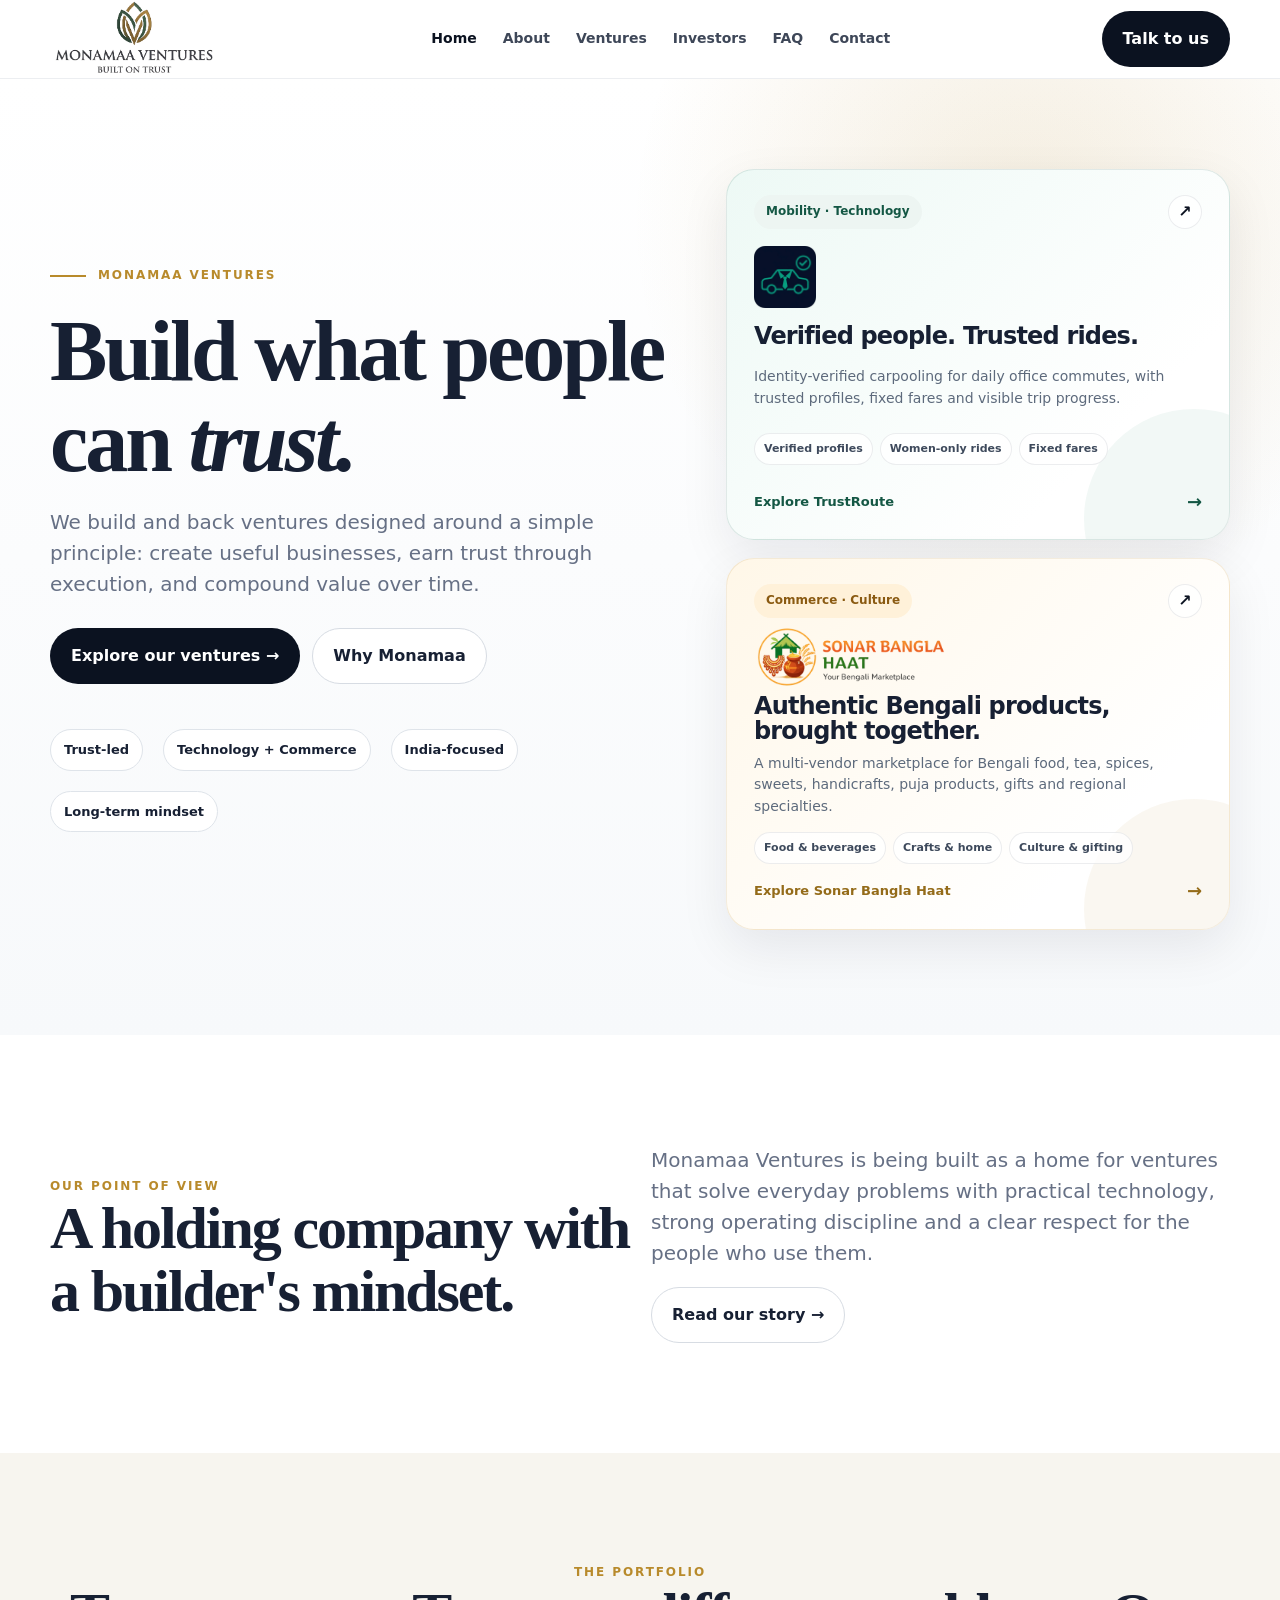
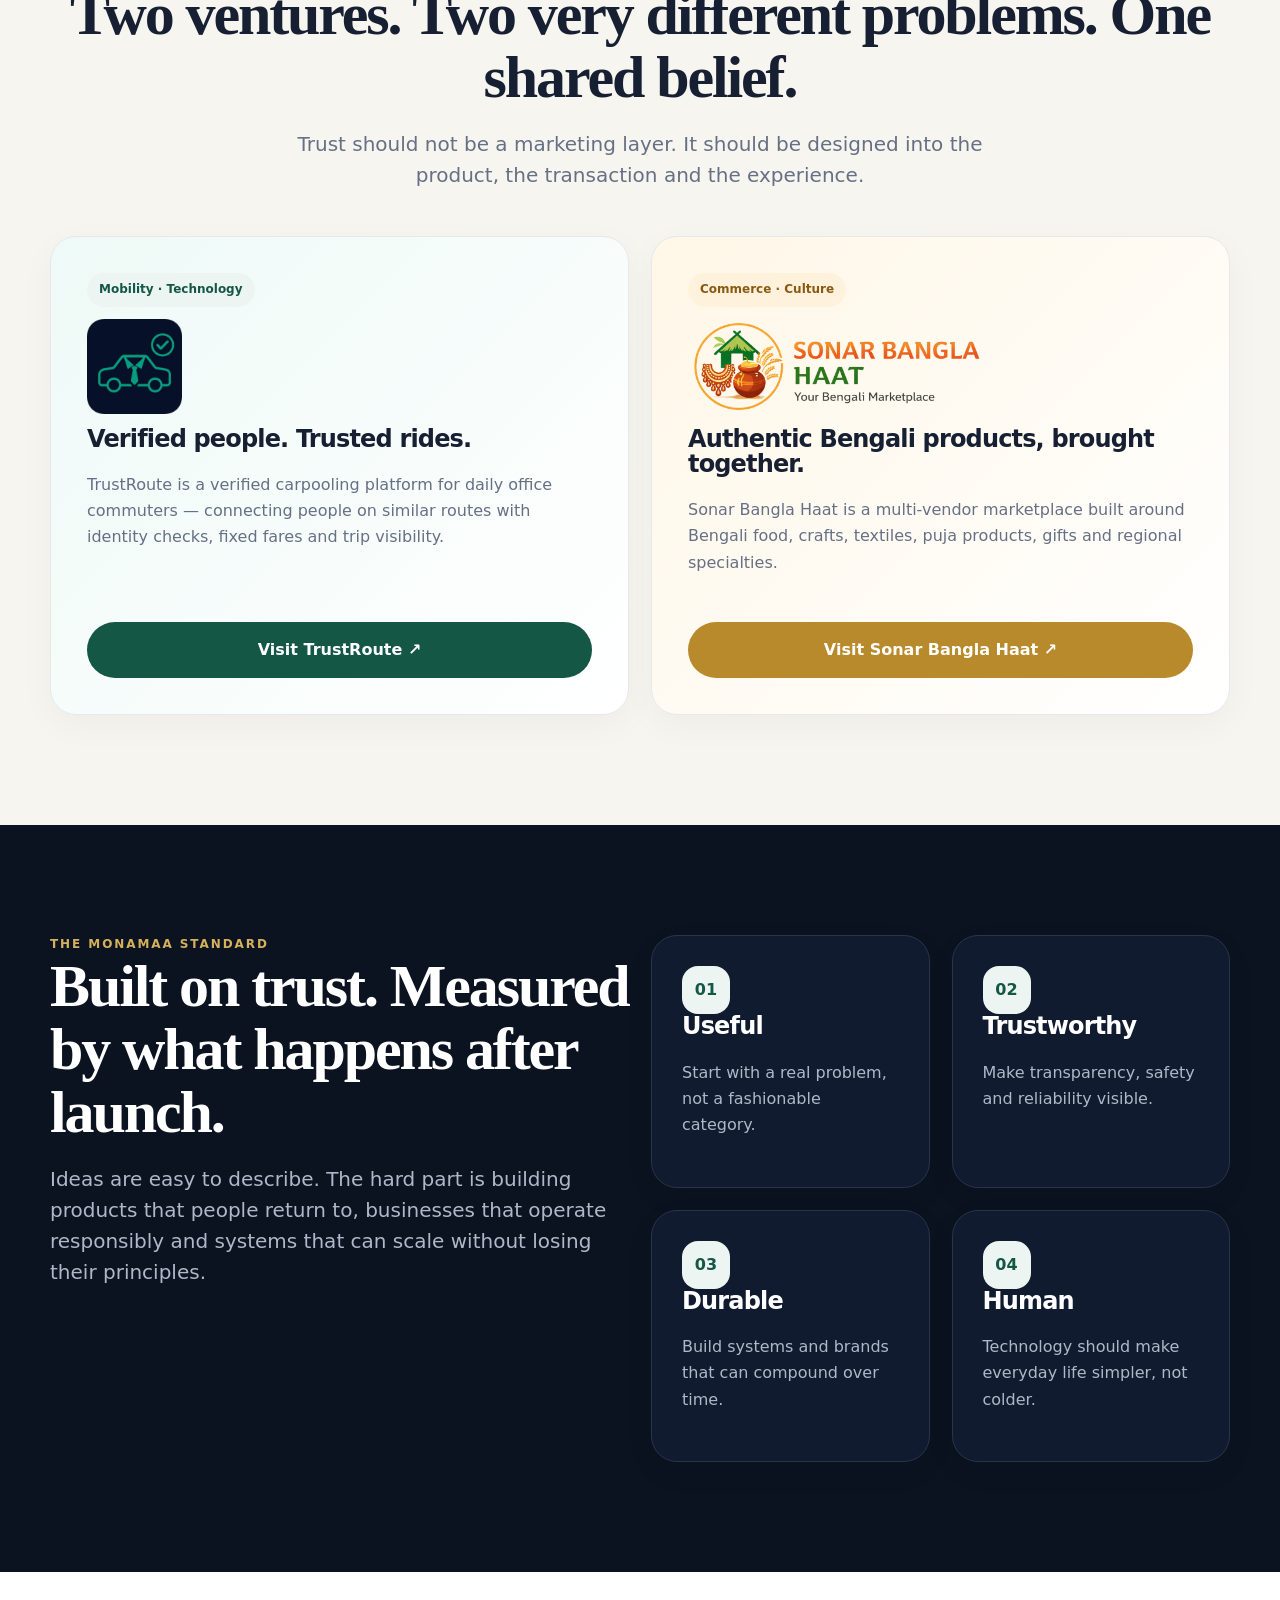
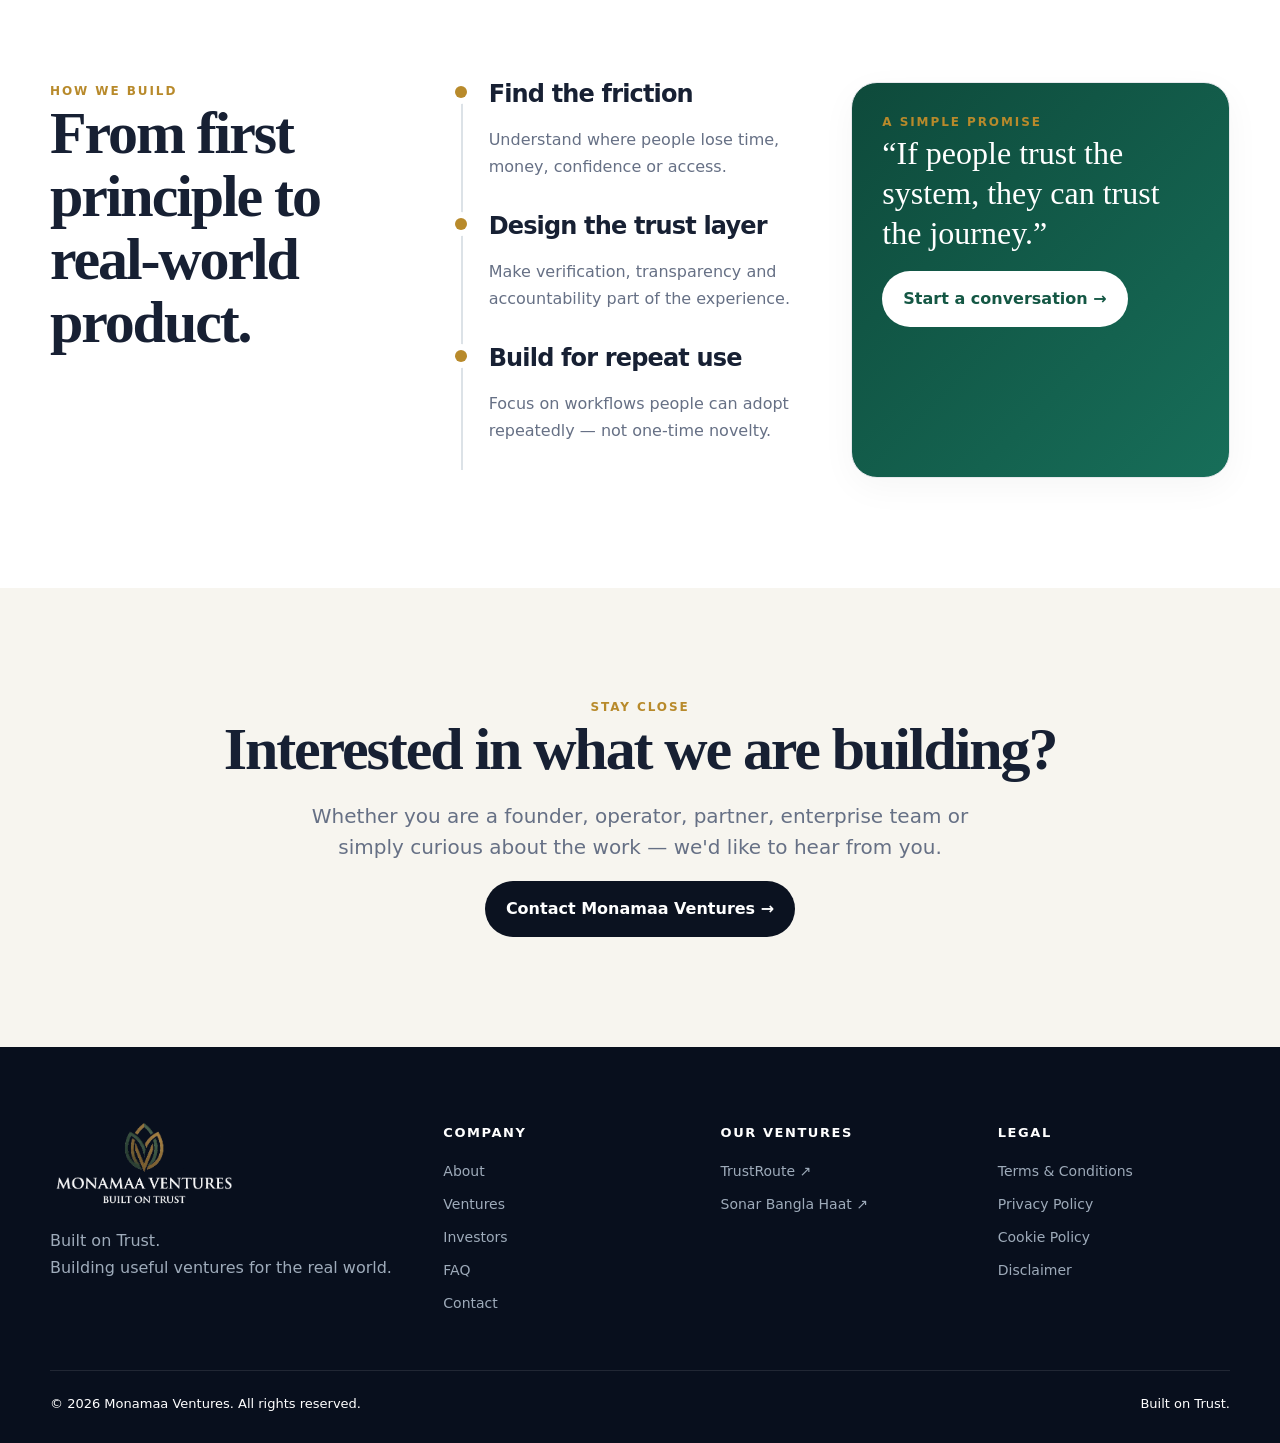
<file: index.html>
<!doctype html><html lang="en"><head><meta charset="utf-8"><meta name="viewport" content="width=device-width,initial-scale=1"><meta name="description" content="Monamaa Ventures — Built on Trust. A venture holding and building platform behind TrustRoute and Sonar Bangla Haat."><meta name="theme-color" content="#0b1220"><title>Monamaa Ventures — Built on Trust</title><link rel="stylesheet" href="styles.css"></head><body><a class="skip" href="#main">Skip to content</a>
<header class="site-header"><div class="container nav"><a class="brand" href="index.html" aria-label="Monamaa Ventures home"><img src="assets/monamaa-logo-transparent.webp" alt="Monamaa Ventures — Built on Trust"></a><nav class="navlinks" aria-label="Primary navigation"><a href="index.html">Home</a><a href="about.html">About</a><a href="ventures.html">Ventures</a><a href="investors.html">Investors</a><a href="faq.html">FAQ</a><a href="contact.html">Contact</a></nav><div class="nav-cta"><a class="btn btn-dark" href="contact.html">Talk to us</a></div><button class="menu-btn" type="button" aria-label="Open navigation" aria-expanded="false">☰</button></div></header>
<main id="main"><section class="hero"><div class="container hero-grid"><div class="reveal"><div class="kicker"><span class="eyebrow">MONAMAA VENTURES</span></div><h1 class="serif">Build what people can <em>trust.</em></h1><p class="lead">We build and back ventures designed around a simple principle: create useful businesses, earn trust through execution, and compound value over time.</p><div class="hero-actions"><a class="btn btn-dark" href="ventures.html">Explore our ventures →</a><a class="btn btn-ghost" href="about.html">Why Monamaa</a></div><div class="trust-strip"><span>Trust-led</span><span>Technology + Commerce</span><span>India-focused</span><span>Long-term mindset</span></div></div><div class="hero-art reveal">
<div class="venture-rail" aria-label="Monamaa Ventures portfolio">
  <a class="hero-venture trust-hero" href="https://trustroute.app/" target="_blank" rel="noopener">
    <div class="hero-venture-top"><span class="pill">Mobility · Technology</span><span class="hero-arrow">↗</span></div>
    <div class="hero-venture-brand"><img src="assets/trustroute-logo.webp" alt="TrustRoute"></div>
    <h3>Verified people. Trusted rides.</h3>
    <p>Identity-verified carpooling for daily office commutes, with trusted profiles, fixed fares and visible trip progress.</p>
    <div class="hero-tags"><span>Verified profiles</span><span>Women-only rides</span><span>Fixed fares</span></div>
    <div class="hero-link">Explore TrustRoute <span>→</span></div>
  </a>
  <a class="hero-venture sbh-hero" href="https://sonarbanglahaat.com/" target="_blank" rel="noopener">
    <div class="hero-venture-top"><span class="pill gold-pill">Commerce · Culture</span><span class="hero-arrow">↗</span></div>
    <div class="hero-venture-brand sbh-brand"><img src="assets/sbh-logo.webp" alt="Sonar Bangla Haat"></div>
    <h3>Authentic Bengali products, brought together.</h3>
    <p>A multi-vendor marketplace for Bengali food, tea, spices, sweets, handicrafts, puja products, gifts and regional specialties.</p>
    <div class="hero-tags"><span>Food &amp; beverages</span><span>Crafts &amp; home</span><span>Culture &amp; gifting</span></div>
    <div class="hero-link gold-link">Explore Sonar Bangla Haat <span>→</span></div>
  </a>
</div>
</div></div></section>
<section class="section"><div class="container"><div class="grid grid-2" style="align-items:end"><div class="reveal"><div class="eyebrow">OUR POINT OF VIEW</div><h2 class="serif">A holding company with a builder's mindset.</h2></div><div class="reveal"><p class="lead">Monamaa Ventures is being built as a home for ventures that solve everyday problems with practical technology, strong operating discipline and a clear respect for the people who use them.</p><a class="btn btn-ghost" href="about.html">Read our story →</a></div></div></div></section>
<section class="section paper"><div class="container"><div class="center reveal"><div class="eyebrow">THE PORTFOLIO</div><h2 class="serif">Two ventures. Two very different problems. One shared belief.</h2><p class="lead">Trust should not be a marketing layer. It should be designed into the product, the transaction and the experience.</p></div><div class="grid grid-2" style="margin-top:45px"><article class="card venture-card trust reveal"><div><span class="pill">Mobility · Technology</span><div class="portfolio-logo-wrap"><img class="venture-logo" src="assets/trustroute-logo.webp" alt="TrustRoute logo"></div><h3>Verified people. Trusted rides.</h3><p>TrustRoute is a verified carpooling platform for daily office commuters — connecting people on similar routes with identity checks, fixed fares and trip visibility.</p></div><div class="venture-actions"><a class="btn btn-green" target="_blank" rel="noopener" href="https://trustroute.app/">Visit TrustRoute ↗</a></div></article><article class="card venture-card sbh reveal"><div><span class="pill" style="background:#fff2dd;color:#8a5a11">Commerce · Culture</span><div class="portfolio-logo-wrap"><img class="venture-logo" src="assets/sbh-logo.webp" alt="Sonar Bangla Haat logo"></div><h3>Authentic Bengali products, brought together.</h3><p>Sonar Bangla Haat is a multi-vendor marketplace built around Bengali food, crafts, textiles, puja products, gifts and regional specialties.</p></div><div class="venture-actions"><a class="btn btn-gold" target="_blank" rel="noopener" href="https://sonarbanglahaat.com/">Visit Sonar Bangla Haat ↗</a></div></article></div></div></section>
<section class="section dark"><div class="container"><div class="grid grid-2"><div class="reveal"><div class="eyebrow">THE MONAMAA STANDARD</div><h2 class="serif">Built on trust. Measured by what happens after launch.</h2><p class="lead">Ideas are easy to describe. The hard part is building products that people return to, businesses that operate responsibly and systems that can scale without losing their principles.</p></div><div class="grid grid-2 reveal"><div class="card" style="background:#111b2f;border-color:#27354b"><div class="icon">01</div><h3>Useful</h3><p>Start with a real problem, not a fashionable category.</p></div><div class="card" style="background:#111b2f;border-color:#27354b"><div class="icon">02</div><h3>Trustworthy</h3><p>Make transparency, safety and reliability visible.</p></div><div class="card" style="background:#111b2f;border-color:#27354b"><div class="icon">03</div><h3>Durable</h3><p>Build systems and brands that can compound over time.</p></div><div class="card" style="background:#111b2f;border-color:#27354b"><div class="icon">04</div><h3>Human</h3><p>Technology should make everyday life simpler, not colder.</p></div></div></div></div></section>
<section class="section"><div class="container"><div class="grid grid-3"><div class="reveal"><div class="eyebrow">HOW WE BUILD</div><h2 class="serif">From first principle to real-world product.</h2></div><div class="timeline reveal"><div class="step"><h3>Find the friction</h3><p>Understand where people lose time, money, confidence or access.</p></div><div class="step"><h3>Design the trust layer</h3><p>Make verification, transparency and accountability part of the experience.</p></div><div class="step"><h3>Build for repeat use</h3><p>Focus on workflows people can adopt repeatedly — not one-time novelty.</p></div></div><div class="card green-bg reveal"><div class="eyebrow">A SIMPLE PROMISE</div><p class="quote" style="color:#fff">“If people trust the system, they can trust the journey.”</p><a class="btn" style="background:#fff;color:var(--green)" href="contact.html">Start a conversation →</a></div></div></div></section>
<section class="section paper"><div class="container center reveal"><div class="eyebrow">STAY CLOSE</div><h2 class="serif">Interested in what we are building?</h2><p class="lead">Whether you are a founder, operator, partner, enterprise team or simply curious about the work — we'd like to hear from you.</p><a class="btn btn-dark" href="contact.html">Contact Monamaa Ventures →</a></div></section></main>
<footer class="footer"><div class="container"><div class="footer-grid"><div><img class="footer-logo" src="assets/monamaa-footer-logo.webp" alt="Monamaa Ventures"><p style="margin-top:20px">Built on Trust.<br>Building useful ventures for the real world.</p></div><div><div class="footer-title">Company</div><div class="footer-links"><a href="about.html">About</a><a href="ventures.html">Ventures</a><a href="investors.html">Investors</a><a href="faq.html">FAQ</a><a href="contact.html">Contact</a></div></div><div><div class="footer-title">Our ventures</div><div class="footer-links"><a target="_blank" rel="noopener" href="https://trustroute.app/">TrustRoute ↗</a><a target="_blank" rel="noopener" href="https://sonarbanglahaat.com/">Sonar Bangla Haat ↗</a></div></div><div><div class="footer-title">Legal</div><div class="footer-links"><a href="terms.html">Terms &amp; Conditions</a><a href="privacy.html">Privacy Policy</a><a href="cookies.html">Cookie Policy</a><a href="disclaimer.html">Disclaimer</a></div></div></div><div class="copyright"><span>© <span data-year></span> Monamaa Ventures. All rights reserved.</span><span>Built on Trust.</span></div></div></footer><script src="script.js"></script></body></html>
</file>
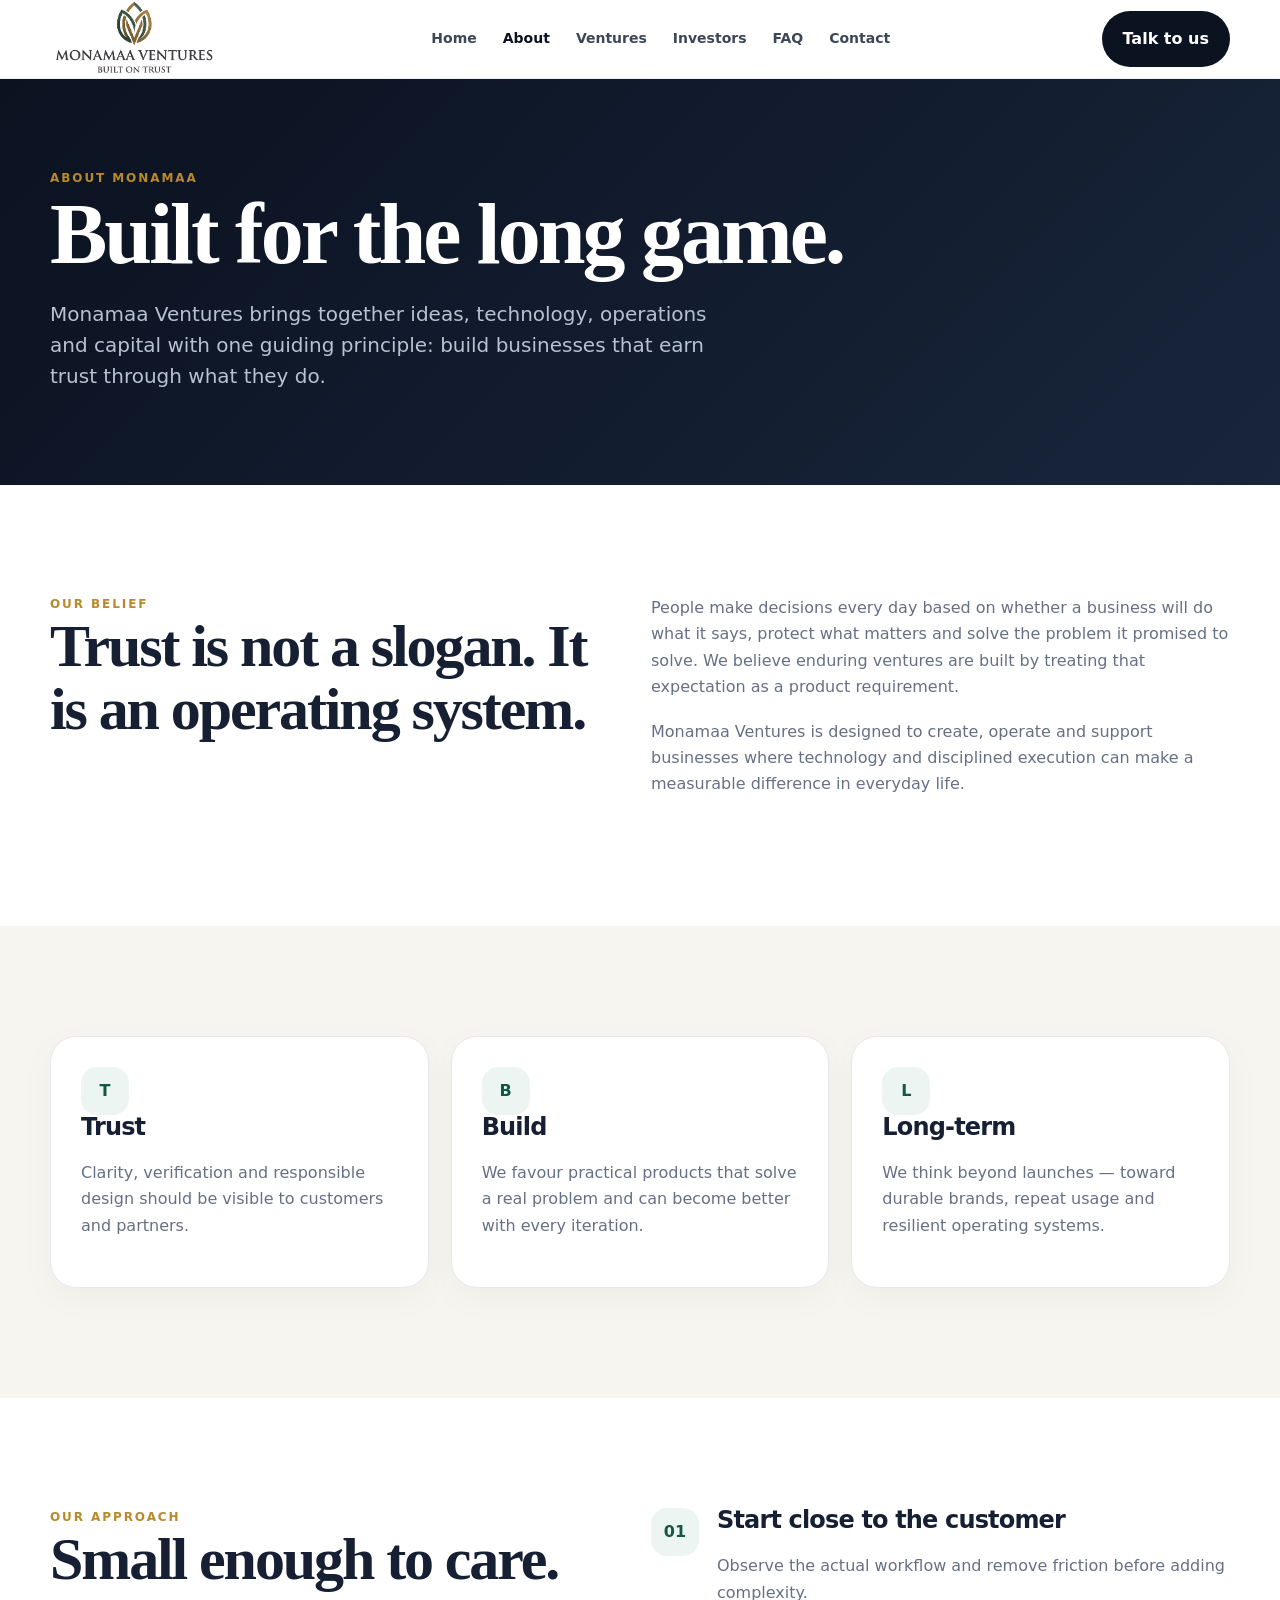
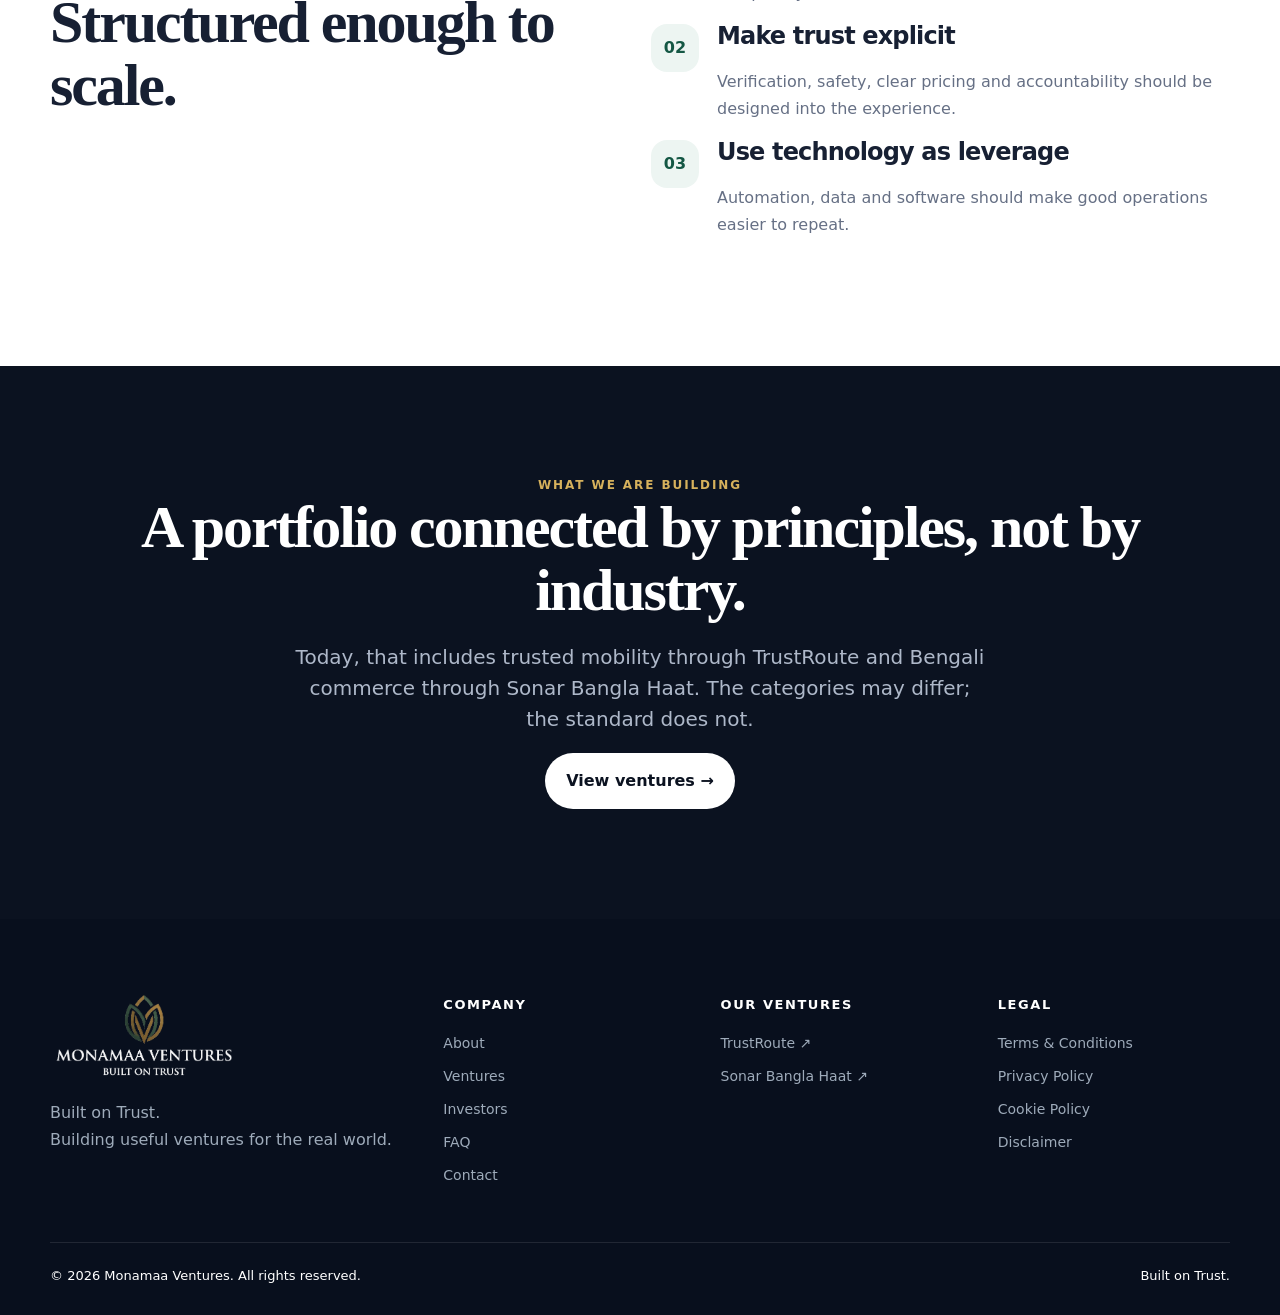
<file: about.html>
<!doctype html><html lang="en"><head><meta charset="utf-8"><meta name="viewport" content="width=device-width,initial-scale=1"><meta name="description" content="About Monamaa Ventures — a trust-led venture building platform."><title>About — Monamaa Ventures</title><link rel="stylesheet" href="styles.css"></head><body><header class="site-header"><div class="container nav"><a class="brand" href="index.html" aria-label="Monamaa Ventures home"><img src="assets/monamaa-logo-transparent.webp" alt="Monamaa Ventures — Built on Trust"></a><nav class="navlinks" aria-label="Primary navigation"><a href="index.html">Home</a><a href="about.html">About</a><a href="ventures.html">Ventures</a><a href="investors.html">Investors</a><a href="faq.html">FAQ</a><a href="contact.html">Contact</a></nav><div class="nav-cta"><a class="btn btn-dark" href="contact.html">Talk to us</a></div><button class="menu-btn" type="button" aria-label="Open navigation" aria-expanded="false">☰</button></div></header><main><section class="page-hero"><div class="container"><div class="eyebrow">ABOUT MONAMAA</div><h1 class="serif">Built for the long game.</h1><p class="lead">Monamaa Ventures brings together ideas, technology, operations and capital with one guiding principle: build businesses that earn trust through what they do.</p></div></section><section class="section"><div class="container grid grid-2"><div class="reveal"><div class="eyebrow">OUR BELIEF</div><h2 class="serif">Trust is not a slogan. It is an operating system.</h2></div><div class="reveal"><p>People make decisions every day based on whether a business will do what it says, protect what matters and solve the problem it promised to solve. We believe enduring ventures are built by treating that expectation as a product requirement.</p><p>Monamaa Ventures is designed to create, operate and support businesses where technology and disciplined execution can make a measurable difference in everyday life.</p></div></div></section><section class="section paper"><div class="container"><div class="grid grid-3"><div class="card reveal"><div class="icon">T</div><h3>Trust</h3><p>Clarity, verification and responsible design should be visible to customers and partners.</p></div><div class="card reveal"><div class="icon">B</div><h3>Build</h3><p>We favour practical products that solve a real problem and can become better with every iteration.</p></div><div class="card reveal"><div class="icon">L</div><h3>Long-term</h3><p>We think beyond launches — toward durable brands, repeat usage and resilient operating systems.</p></div></div></div></section><section class="section"><div class="container grid grid-2"><div class="reveal"><div class="eyebrow">OUR APPROACH</div><h2 class="serif">Small enough to care. Structured enough to scale.</h2></div><div class="reveal"><div class="feature"><div class="icon">01</div><div><h3>Start close to the customer</h3><p>Observe the actual workflow and remove friction before adding complexity.</p></div></div><div class="feature"><div class="icon">02</div><div><h3>Make trust explicit</h3><p>Verification, safety, clear pricing and accountability should be designed into the experience.</p></div></div><div class="feature"><div class="icon">03</div><div><h3>Use technology as leverage</h3><p>Automation, data and software should make good operations easier to repeat.</p></div></div></div></div></section><section class="section dark"><div class="container center"><div class="eyebrow">WHAT WE ARE BUILDING</div><h2 class="serif">A portfolio connected by principles, not by industry.</h2><p class="lead">Today, that includes trusted mobility through TrustRoute and Bengali commerce through Sonar Bangla Haat. The categories may differ; the standard does not.</p><a class="btn" style="background:#fff;color:var(--navy)" href="ventures.html">View ventures →</a></div></section></main><footer class="footer"><div class="container"><div class="footer-grid"><div><img class="footer-logo" src="assets/monamaa-footer-logo.webp" alt="Monamaa Ventures"><p style="margin-top:20px">Built on Trust.<br>Building useful ventures for the real world.</p></div><div><div class="footer-title">Company</div><div class="footer-links"><a href="about.html">About</a><a href="ventures.html">Ventures</a><a href="investors.html">Investors</a><a href="faq.html">FAQ</a><a href="contact.html">Contact</a></div></div><div><div class="footer-title">Our ventures</div><div class="footer-links"><a target="_blank" rel="noopener" href="https://trustroute.app/">TrustRoute ↗</a><a target="_blank" rel="noopener" href="https://sonarbanglahaat.com/">Sonar Bangla Haat ↗</a></div></div><div><div class="footer-title">Legal</div><div class="footer-links"><a href="terms.html">Terms &amp; Conditions</a><a href="privacy.html">Privacy Policy</a><a href="cookies.html">Cookie Policy</a><a href="disclaimer.html">Disclaimer</a></div></div></div><div class="copyright"><span>© <span data-year></span> Monamaa Ventures. All rights reserved.</span><span>Built on Trust.</span></div></div></footer><script src="script.js"></script></body></html>
</file>
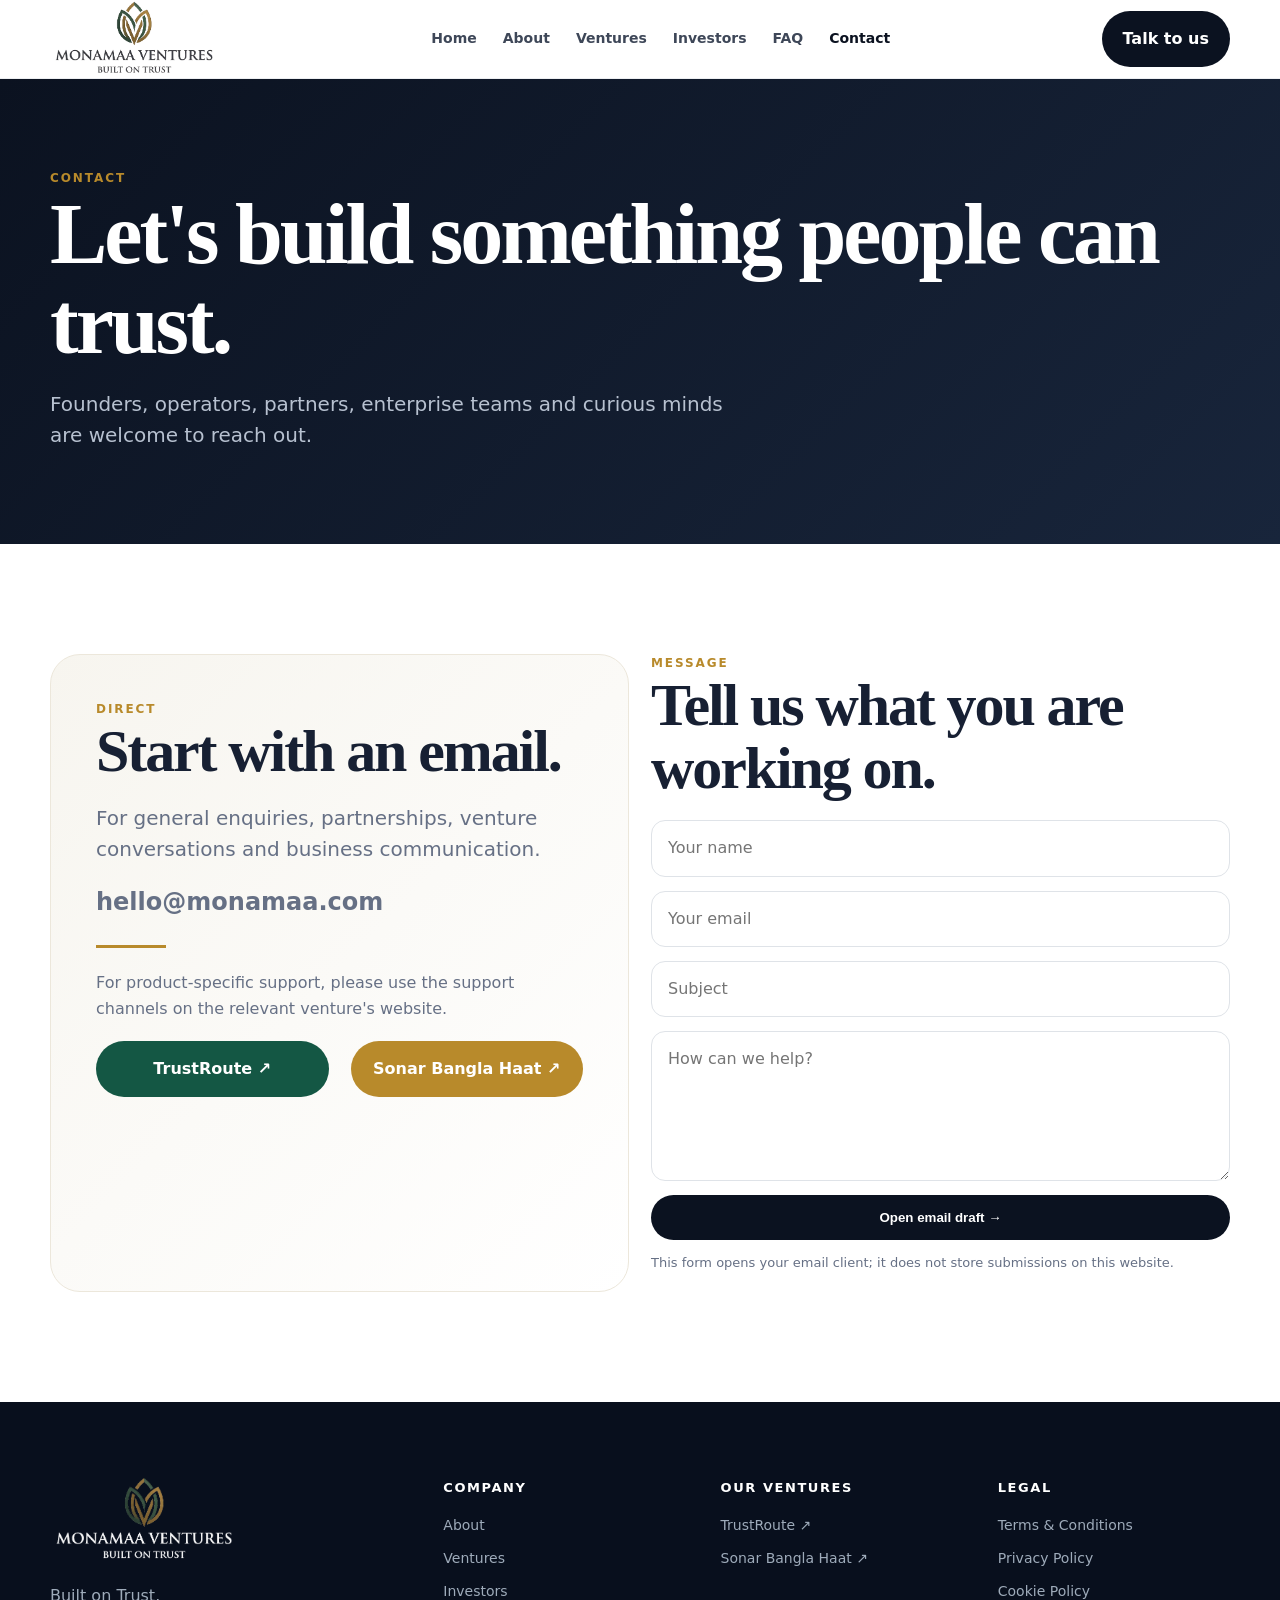
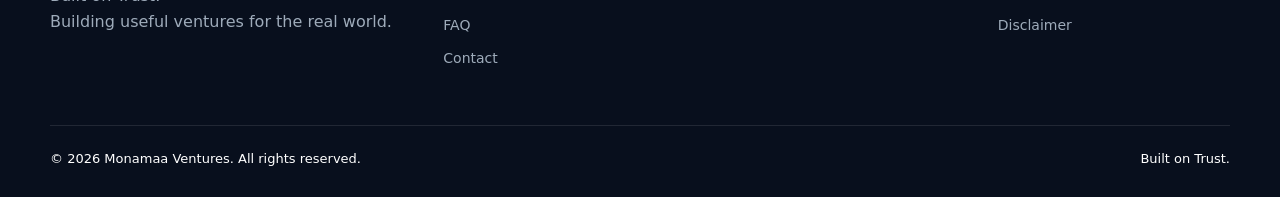
<file: contact.html>
<!doctype html><html lang="en"><head><meta charset="utf-8"><meta name="viewport" content="width=device-width,initial-scale=1"><meta name="description" content="Contact Monamaa Ventures."><title>Contact — Monamaa Ventures</title><link rel="stylesheet" href="styles.css"></head><body><header class="site-header"><div class="container nav"><a class="brand" href="index.html" aria-label="Monamaa Ventures home"><img src="assets/monamaa-logo-transparent.webp" alt="Monamaa Ventures — Built on Trust"></a><nav class="navlinks" aria-label="Primary navigation"><a href="index.html">Home</a><a href="about.html">About</a><a href="ventures.html">Ventures</a><a href="investors.html">Investors</a><a href="faq.html">FAQ</a><a href="contact.html">Contact</a></nav><div class="nav-cta"><a class="btn btn-dark" href="contact.html">Talk to us</a></div><button class="menu-btn" type="button" aria-label="Open navigation" aria-expanded="false">☰</button></div></header><main><section class="page-hero"><div class="container"><div class="eyebrow">CONTACT</div><h1 class="serif">Let's build something people can trust.</h1><p class="lead">Founders, operators, partners, enterprise teams and curious minds are welcome to reach out.</p></div></section><section class="section"><div class="container grid grid-2"><div class="contact-box reveal"><div class="eyebrow">DIRECT</div><h2 class="serif">Start with an email.</h2><p class="lead">For general enquiries, partnerships, venture conversations and business communication.</p><p style="font-size:24px;font-weight:800"><a href="mailto:hello@monamaa.com">hello@monamaa.com</a></p><div class="gold-line"></div><p>For product-specific support, please use the support channels on the relevant venture's website.</p><div class="grid grid-2"><a class="btn btn-green" target="_blank" rel="noopener" href="https://trustroute.app/">TrustRoute ↗</a><a class="btn btn-gold" target="_blank" rel="noopener" href="https://sonarbanglahaat.com/">Sonar Bangla Haat ↗</a></div></div><div class="reveal"><div class="eyebrow">MESSAGE</div><h2 class="serif">Tell us what you are working on.</h2><form class="contact-form" onsubmit="return mailtoSubmit(event)"><input class="input" id="name" placeholder="Your name" required><input class="input" id="email" type="email" placeholder="Your email" required><input class="input" id="subject" placeholder="Subject" required><textarea class="input" id="message" placeholder="How can we help?" required></textarea><button class="btn btn-dark" type="submit">Open email draft →</button></form><p style="font-size:13px;margin-top:12px">This form opens your email client; it does not store submissions on this website.</p></div></div></section></main><footer class="footer"><div class="container"><div class="footer-grid"><div><img class="footer-logo" src="assets/monamaa-footer-logo.webp" alt="Monamaa Ventures"><p style="margin-top:20px">Built on Trust.<br>Building useful ventures for the real world.</p></div><div><div class="footer-title">Company</div><div class="footer-links"><a href="about.html">About</a><a href="ventures.html">Ventures</a><a href="investors.html">Investors</a><a href="faq.html">FAQ</a><a href="contact.html">Contact</a></div></div><div><div class="footer-title">Our ventures</div><div class="footer-links"><a target="_blank" rel="noopener" href="https://trustroute.app/">TrustRoute ↗</a><a target="_blank" rel="noopener" href="https://sonarbanglahaat.com/">Sonar Bangla Haat ↗</a></div></div><div><div class="footer-title">Legal</div><div class="footer-links"><a href="terms.html">Terms &amp; Conditions</a><a href="privacy.html">Privacy Policy</a><a href="cookies.html">Cookie Policy</a><a href="disclaimer.html">Disclaimer</a></div></div></div><div class="copyright"><span>© <span data-year></span> Monamaa Ventures. All rights reserved.</span><span>Built on Trust.</span></div></div></footer><script src="script.js"></script><script>function mailtoSubmit(e){e.preventDefault();const n=document.getElementById('name').value,e=document.getElementById('email').value,s=document.getElementById('subject').value,m=document.getElementById('message').value;location.href='mailto:hello@monamaa.com?subject='+encodeURIComponent(s)+'&body='+encodeURIComponent('Name: '+n+'\nEmail: '+e+'\n\n'+m);return false}</script></body></html>
</file>
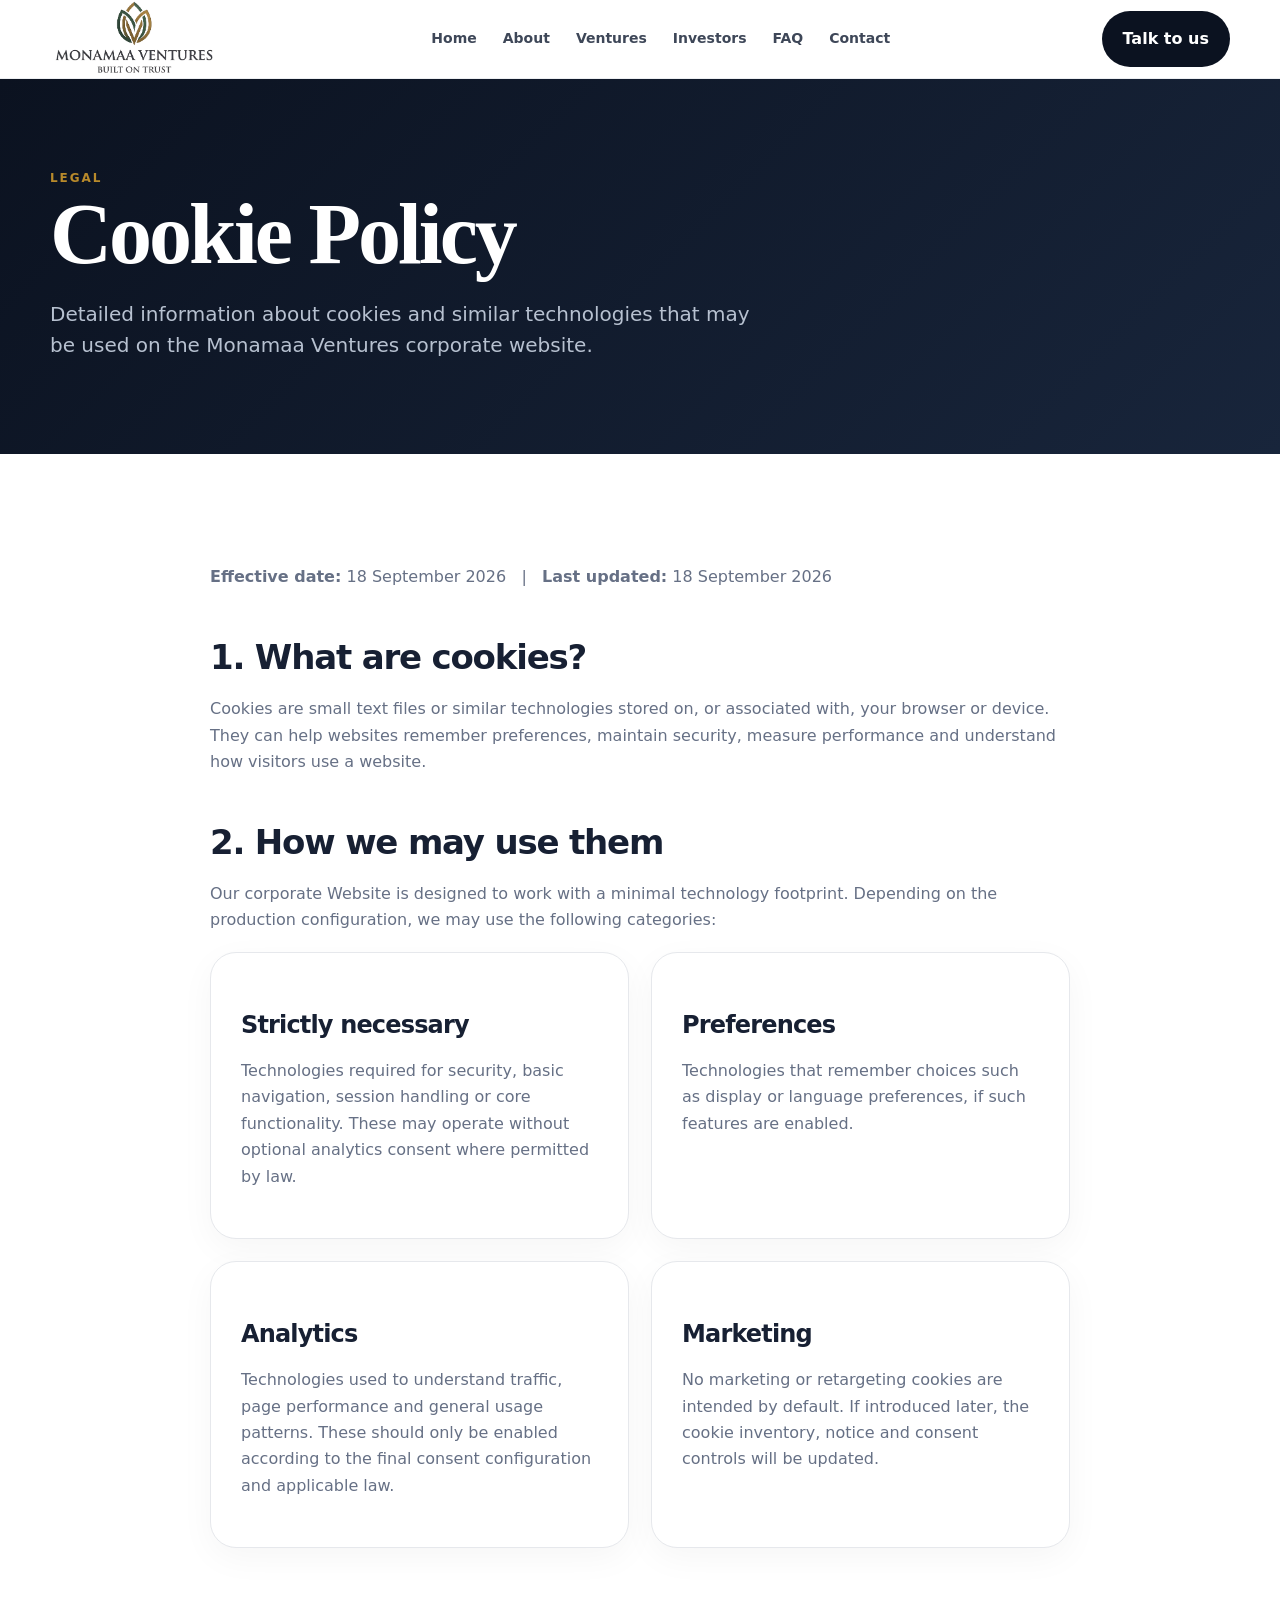
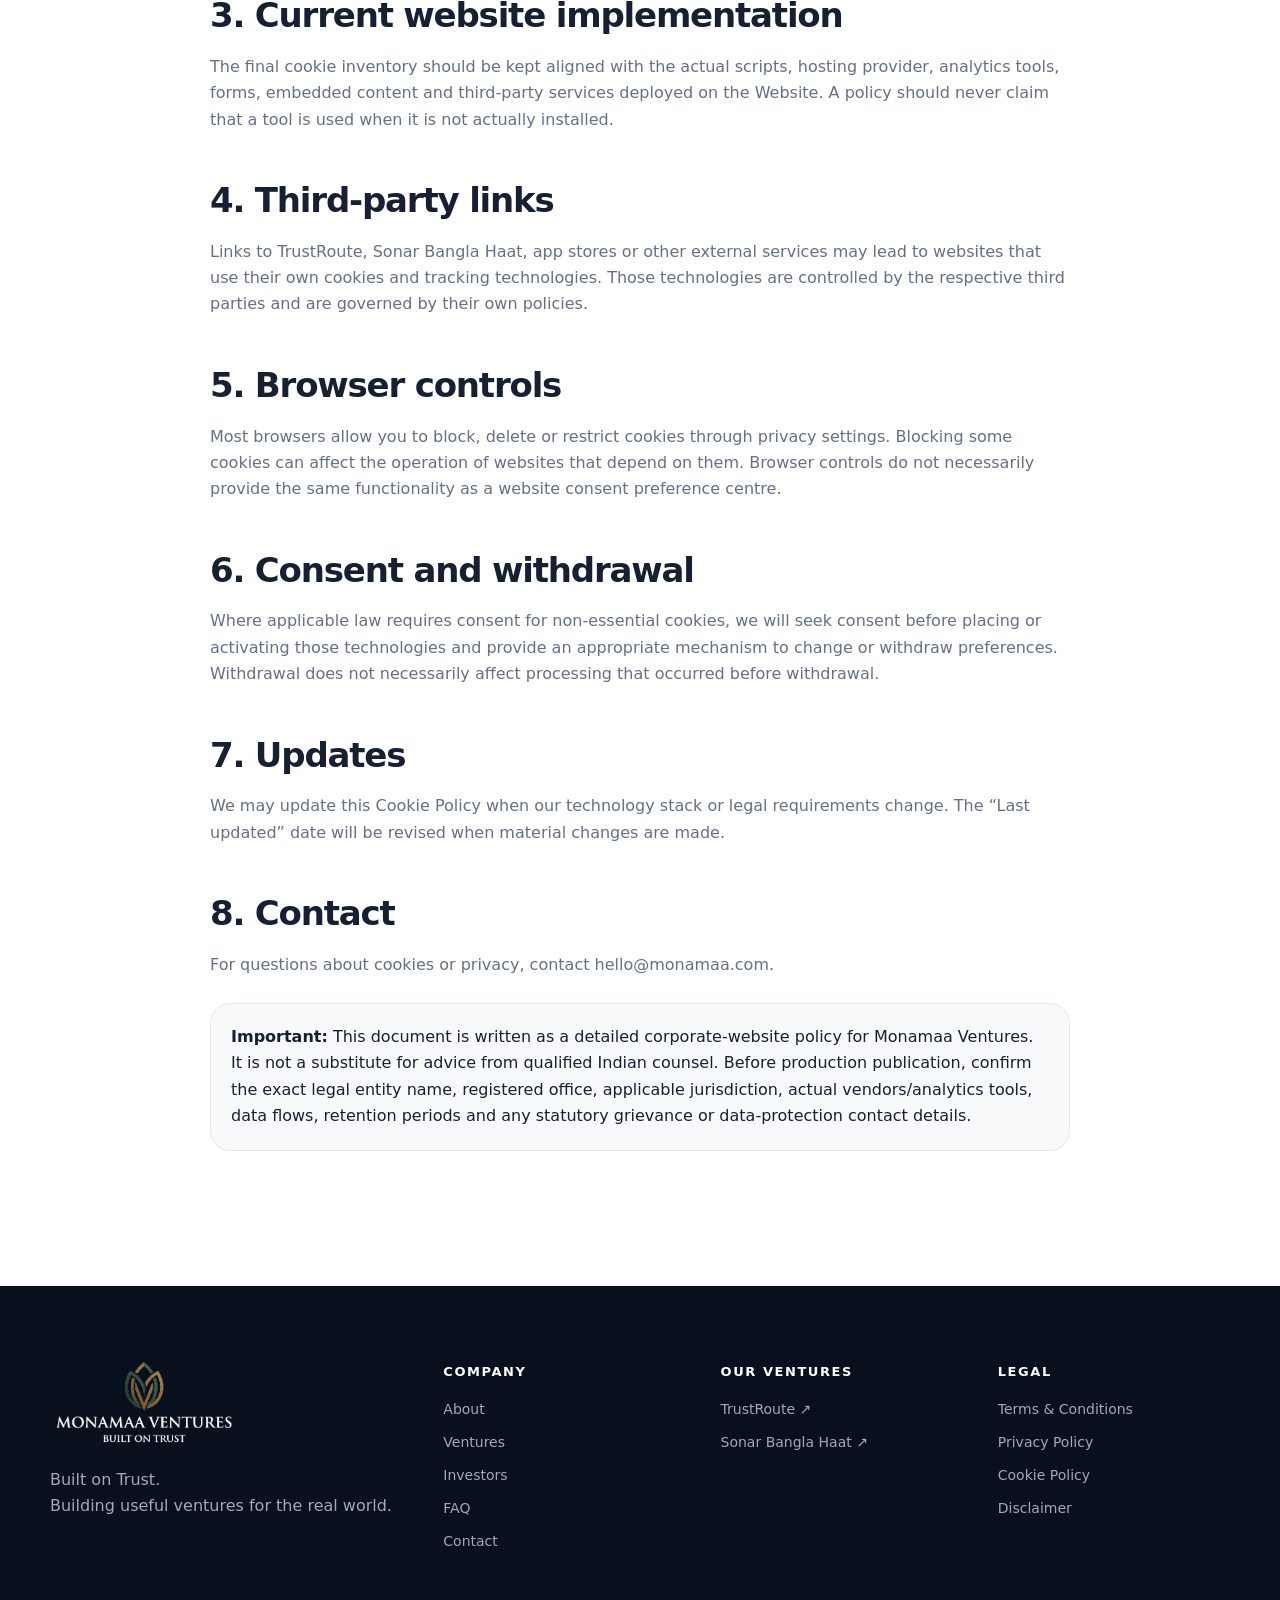
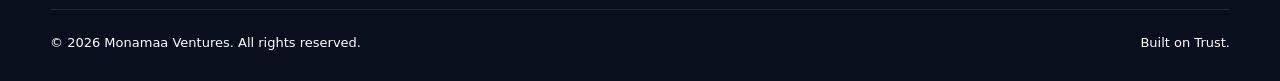
<file: cookies.html>
<!doctype html><html lang="en"><head><meta charset="utf-8"><meta name="viewport" content="width=device-width,initial-scale=1"><meta name="description" content="Detailed information about cookies and similar technologies that may be used on the Monamaa Ventures corporate website."><meta name="robots" content="index,follow"><title>Cookie Policy — Monamaa Ventures</title><link rel="stylesheet" href="styles.css"></head><body><header class="site-header"><div class="container nav"><a class="brand" href="index.html" aria-label="Monamaa Ventures home"><img src="assets/monamaa-logo-transparent.webp" alt="Monamaa Ventures — Built on Trust"></a><nav class="navlinks" aria-label="Primary navigation"><a href="index.html">Home</a><a href="about.html">About</a><a href="ventures.html">Ventures</a><a href="investors.html">Investors</a><a href="faq.html">FAQ</a><a href="contact.html">Contact</a></nav><div class="nav-cta"><a class="btn btn-dark" href="contact.html">Talk to us</a></div><button class="menu-btn" type="button" aria-label="Open navigation" aria-expanded="false">☰</button></div></header><main><section class="page-hero"><div class="container"><div class="eyebrow">LEGAL</div><h1 class="serif">Cookie Policy</h1><p class="lead">Detailed information about cookies and similar technologies that may be used on the Monamaa Ventures corporate website.</p></div></section><section class="section"><div class="container content">
<p><strong>Effective date:</strong> 18 September 2026 &nbsp; | &nbsp; <strong>Last updated:</strong> 18 September 2026</p>
<h2>1. What are cookies?</h2>
<p>Cookies are small text files or similar technologies stored on, or associated with, your browser or device. They can help websites remember preferences, maintain security, measure performance and understand how visitors use a website.</p>
<h2>2. How we may use them</h2>
<p>Our corporate Website is designed to work with a minimal technology footprint. Depending on the production configuration, we may use the following categories:</p>
<div class="grid grid-2"><div class="card"><h3>Strictly necessary</h3><p>Technologies required for security, basic navigation, session handling or core functionality. These may operate without optional analytics consent where permitted by law.</p></div><div class="card"><h3>Preferences</h3><p>Technologies that remember choices such as display or language preferences, if such features are enabled.</p></div><div class="card"><h3>Analytics</h3><p>Technologies used to understand traffic, page performance and general usage patterns. These should only be enabled according to the final consent configuration and applicable law.</p></div><div class="card"><h3>Marketing</h3><p>No marketing or retargeting cookies are intended by default. If introduced later, the cookie inventory, notice and consent controls will be updated.</p></div></div>
<h2>3. Current website implementation</h2>
<p>The final cookie inventory should be kept aligned with the actual scripts, hosting provider, analytics tools, forms, embedded content and third-party services deployed on the Website. A policy should never claim that a tool is used when it is not actually installed.</p>
<h2>4. Third-party links</h2>
<p>Links to TrustRoute, Sonar Bangla Haat, app stores or other external services may lead to websites that use their own cookies and tracking technologies. Those technologies are controlled by the respective third parties and are governed by their own policies.</p>
<h2>5. Browser controls</h2>
<p>Most browsers allow you to block, delete or restrict cookies through privacy settings. Blocking some cookies can affect the operation of websites that depend on them. Browser controls do not necessarily provide the same functionality as a website consent preference centre.</p>
<h2>6. Consent and withdrawal</h2>
<p>Where applicable law requires consent for non-essential cookies, we will seek consent before placing or activating those technologies and provide an appropriate mechanism to change or withdraw preferences. Withdrawal does not necessarily affect processing that occurred before withdrawal.</p>
<h2>7. Updates</h2>
<p>We may update this Cookie Policy when our technology stack or legal requirements change. The “Last updated” date will be revised when material changes are made.</p>
<h2>8. Contact</h2>
<p>For questions about cookies or privacy, contact <a href="mailto:hello@monamaa.com">hello@monamaa.com</a>.</p>
<div class="policy-box"><strong>Important:</strong> This document is written as a detailed corporate-website policy for Monamaa Ventures. It is not a substitute for advice from qualified Indian counsel. Before production publication, confirm the exact legal entity name, registered office, applicable jurisdiction, actual vendors/analytics tools, data flows, retention periods and any statutory grievance or data-protection contact details.</div></div></section></main><footer class="footer"><div class="container"><div class="footer-grid"><div><img class="footer-logo" src="assets/monamaa-footer-logo.webp" alt="Monamaa Ventures"><p style="margin-top:20px">Built on Trust.<br>Building useful ventures for the real world.</p></div><div><div class="footer-title">Company</div><div class="footer-links"><a href="about.html">About</a><a href="ventures.html">Ventures</a><a href="investors.html">Investors</a><a href="faq.html">FAQ</a><a href="contact.html">Contact</a></div></div><div><div class="footer-title">Our ventures</div><div class="footer-links"><a target="_blank" rel="noopener" href="https://trustroute.app/">TrustRoute ↗</a><a target="_blank" rel="noopener" href="https://sonarbanglahaat.com/">Sonar Bangla Haat ↗</a></div></div><div><div class="footer-title">Legal</div><div class="footer-links"><a href="terms.html">Terms &amp; Conditions</a><a href="privacy.html">Privacy Policy</a><a href="cookies.html">Cookie Policy</a><a href="disclaimer.html">Disclaimer</a></div></div></div><div class="copyright"><span>© <span data-year></span> Monamaa Ventures. All rights reserved.</span><span>Built on Trust.</span></div></div></footer><script src="script.js"></script></body></html>
</file>
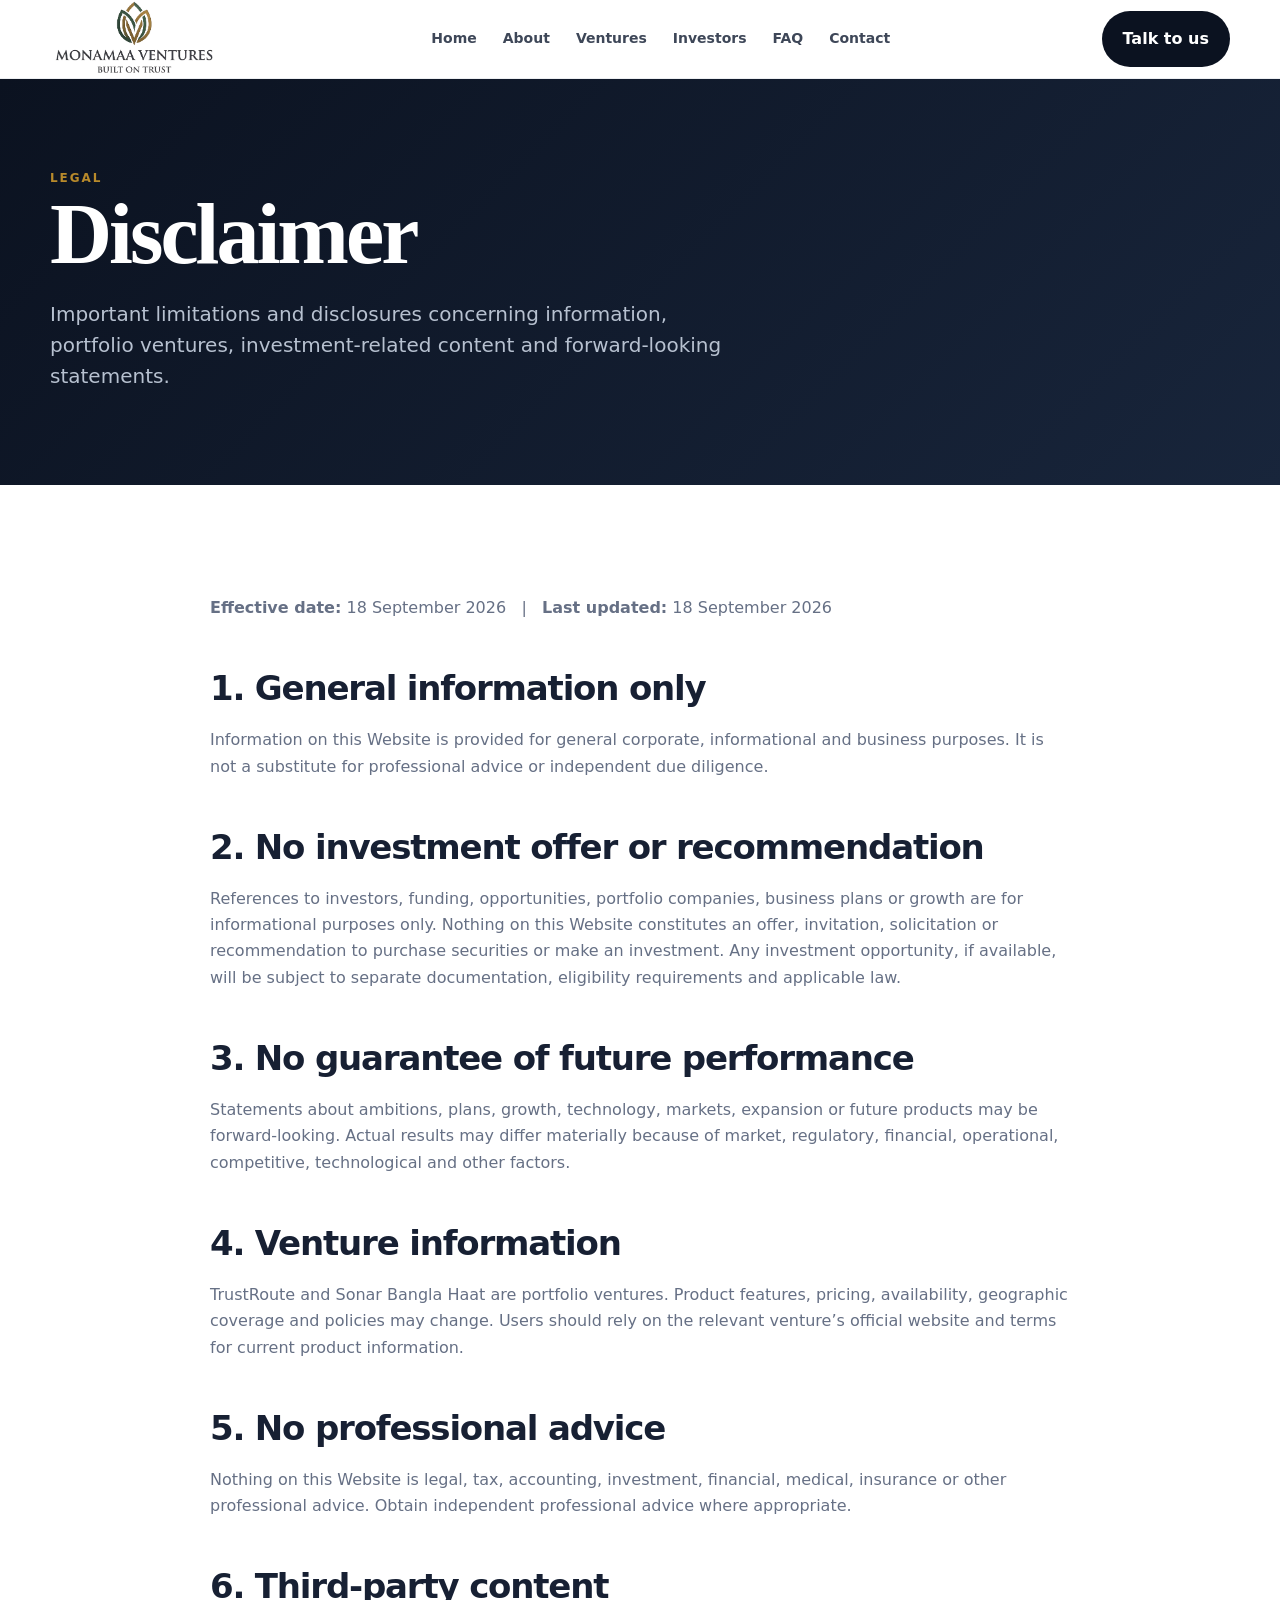
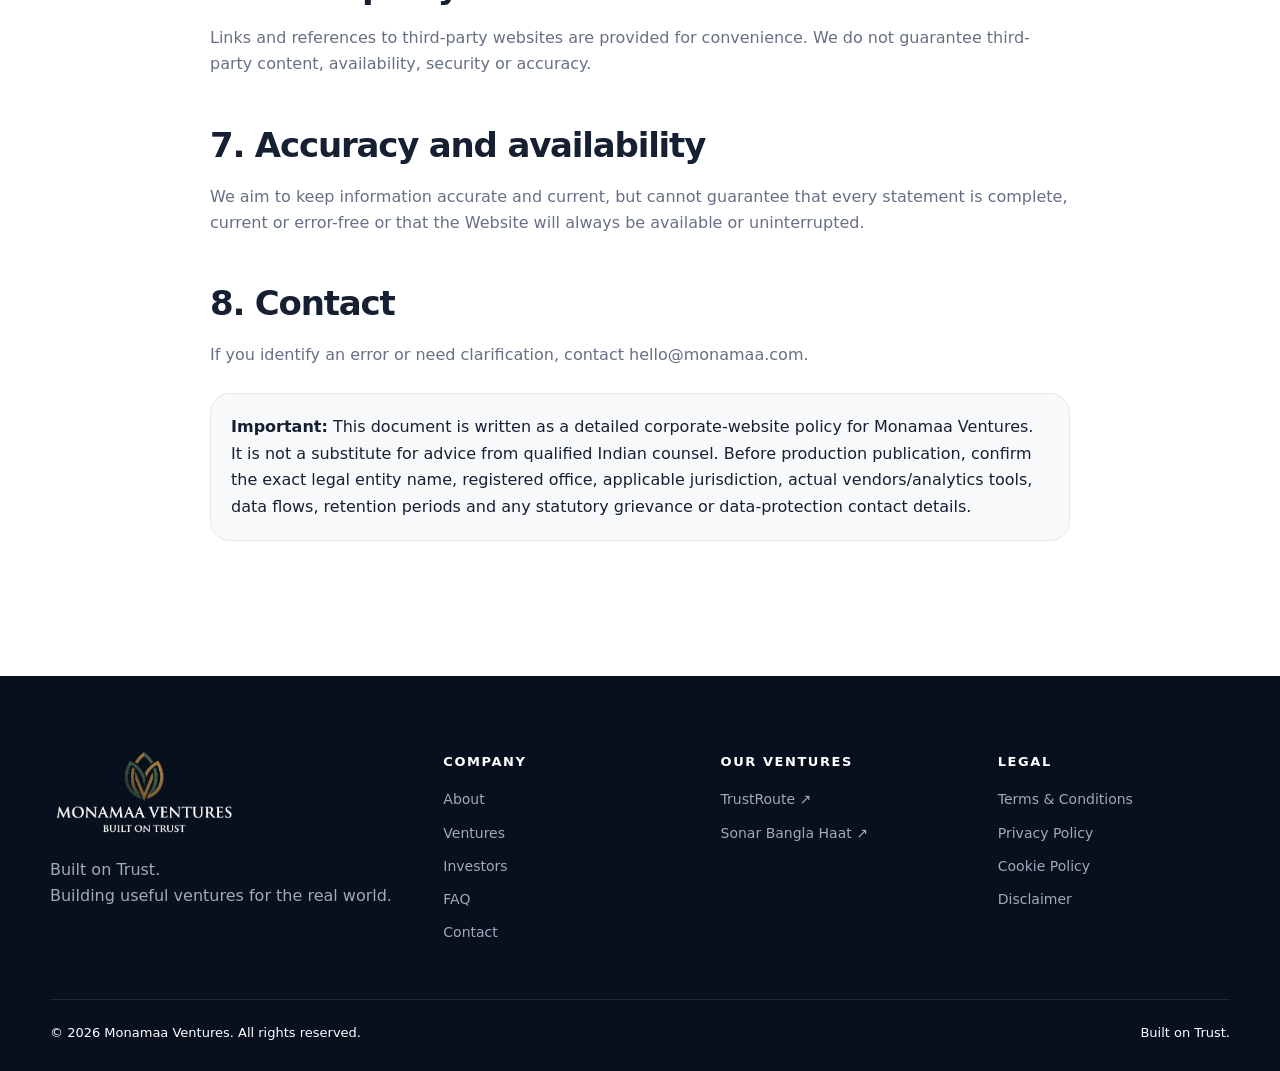
<file: disclaimer.html>
<!doctype html><html lang="en"><head><meta charset="utf-8"><meta name="viewport" content="width=device-width,initial-scale=1"><meta name="description" content="Important limitations and disclosures concerning information, portfolio ventures, investment-related content and forward-looking statements."><meta name="robots" content="index,follow"><title>Disclaimer — Monamaa Ventures</title><link rel="stylesheet" href="styles.css"></head><body><header class="site-header"><div class="container nav"><a class="brand" href="index.html" aria-label="Monamaa Ventures home"><img src="assets/monamaa-logo-transparent.webp" alt="Monamaa Ventures — Built on Trust"></a><nav class="navlinks" aria-label="Primary navigation"><a href="index.html">Home</a><a href="about.html">About</a><a href="ventures.html">Ventures</a><a href="investors.html">Investors</a><a href="faq.html">FAQ</a><a href="contact.html">Contact</a></nav><div class="nav-cta"><a class="btn btn-dark" href="contact.html">Talk to us</a></div><button class="menu-btn" type="button" aria-label="Open navigation" aria-expanded="false">☰</button></div></header><main><section class="page-hero"><div class="container"><div class="eyebrow">LEGAL</div><h1 class="serif">Disclaimer</h1><p class="lead">Important limitations and disclosures concerning information, portfolio ventures, investment-related content and forward-looking statements.</p></div></section><section class="section"><div class="container content">
<p><strong>Effective date:</strong> 18 September 2026 &nbsp; | &nbsp; <strong>Last updated:</strong> 18 September 2026</p>
<h2>1. General information only</h2><p>Information on this Website is provided for general corporate, informational and business purposes. It is not a substitute for professional advice or independent due diligence.</p>
<h2>2. No investment offer or recommendation</h2><p>References to investors, funding, opportunities, portfolio companies, business plans or growth are for informational purposes only. Nothing on this Website constitutes an offer, invitation, solicitation or recommendation to purchase securities or make an investment. Any investment opportunity, if available, will be subject to separate documentation, eligibility requirements and applicable law.</p>
<h2>3. No guarantee of future performance</h2><p>Statements about ambitions, plans, growth, technology, markets, expansion or future products may be forward-looking. Actual results may differ materially because of market, regulatory, financial, operational, competitive, technological and other factors.</p>
<h2>4. Venture information</h2><p>TrustRoute and Sonar Bangla Haat are portfolio ventures. Product features, pricing, availability, geographic coverage and policies may change. Users should rely on the relevant venture’s official website and terms for current product information.</p>
<h2>5. No professional advice</h2><p>Nothing on this Website is legal, tax, accounting, investment, financial, medical, insurance or other professional advice. Obtain independent professional advice where appropriate.</p>
<h2>6. Third-party content</h2><p>Links and references to third-party websites are provided for convenience. We do not guarantee third-party content, availability, security or accuracy.</p>
<h2>7. Accuracy and availability</h2><p>We aim to keep information accurate and current, but cannot guarantee that every statement is complete, current or error-free or that the Website will always be available or uninterrupted.</p>
<h2>8. Contact</h2><p>If you identify an error or need clarification, contact <a href="mailto:hello@monamaa.com">hello@monamaa.com</a>.</p>
<div class="policy-box"><strong>Important:</strong> This document is written as a detailed corporate-website policy for Monamaa Ventures. It is not a substitute for advice from qualified Indian counsel. Before production publication, confirm the exact legal entity name, registered office, applicable jurisdiction, actual vendors/analytics tools, data flows, retention periods and any statutory grievance or data-protection contact details.</div></div></section></main><footer class="footer"><div class="container"><div class="footer-grid"><div><img class="footer-logo" src="assets/monamaa-footer-logo.webp" alt="Monamaa Ventures"><p style="margin-top:20px">Built on Trust.<br>Building useful ventures for the real world.</p></div><div><div class="footer-title">Company</div><div class="footer-links"><a href="about.html">About</a><a href="ventures.html">Ventures</a><a href="investors.html">Investors</a><a href="faq.html">FAQ</a><a href="contact.html">Contact</a></div></div><div><div class="footer-title">Our ventures</div><div class="footer-links"><a target="_blank" rel="noopener" href="https://trustroute.app/">TrustRoute ↗</a><a target="_blank" rel="noopener" href="https://sonarbanglahaat.com/">Sonar Bangla Haat ↗</a></div></div><div><div class="footer-title">Legal</div><div class="footer-links"><a href="terms.html">Terms &amp; Conditions</a><a href="privacy.html">Privacy Policy</a><a href="cookies.html">Cookie Policy</a><a href="disclaimer.html">Disclaimer</a></div></div></div><div class="copyright"><span>© <span data-year></span> Monamaa Ventures. All rights reserved.</span><span>Built on Trust.</span></div></div></footer><script src="script.js"></script></body></html>
</file>
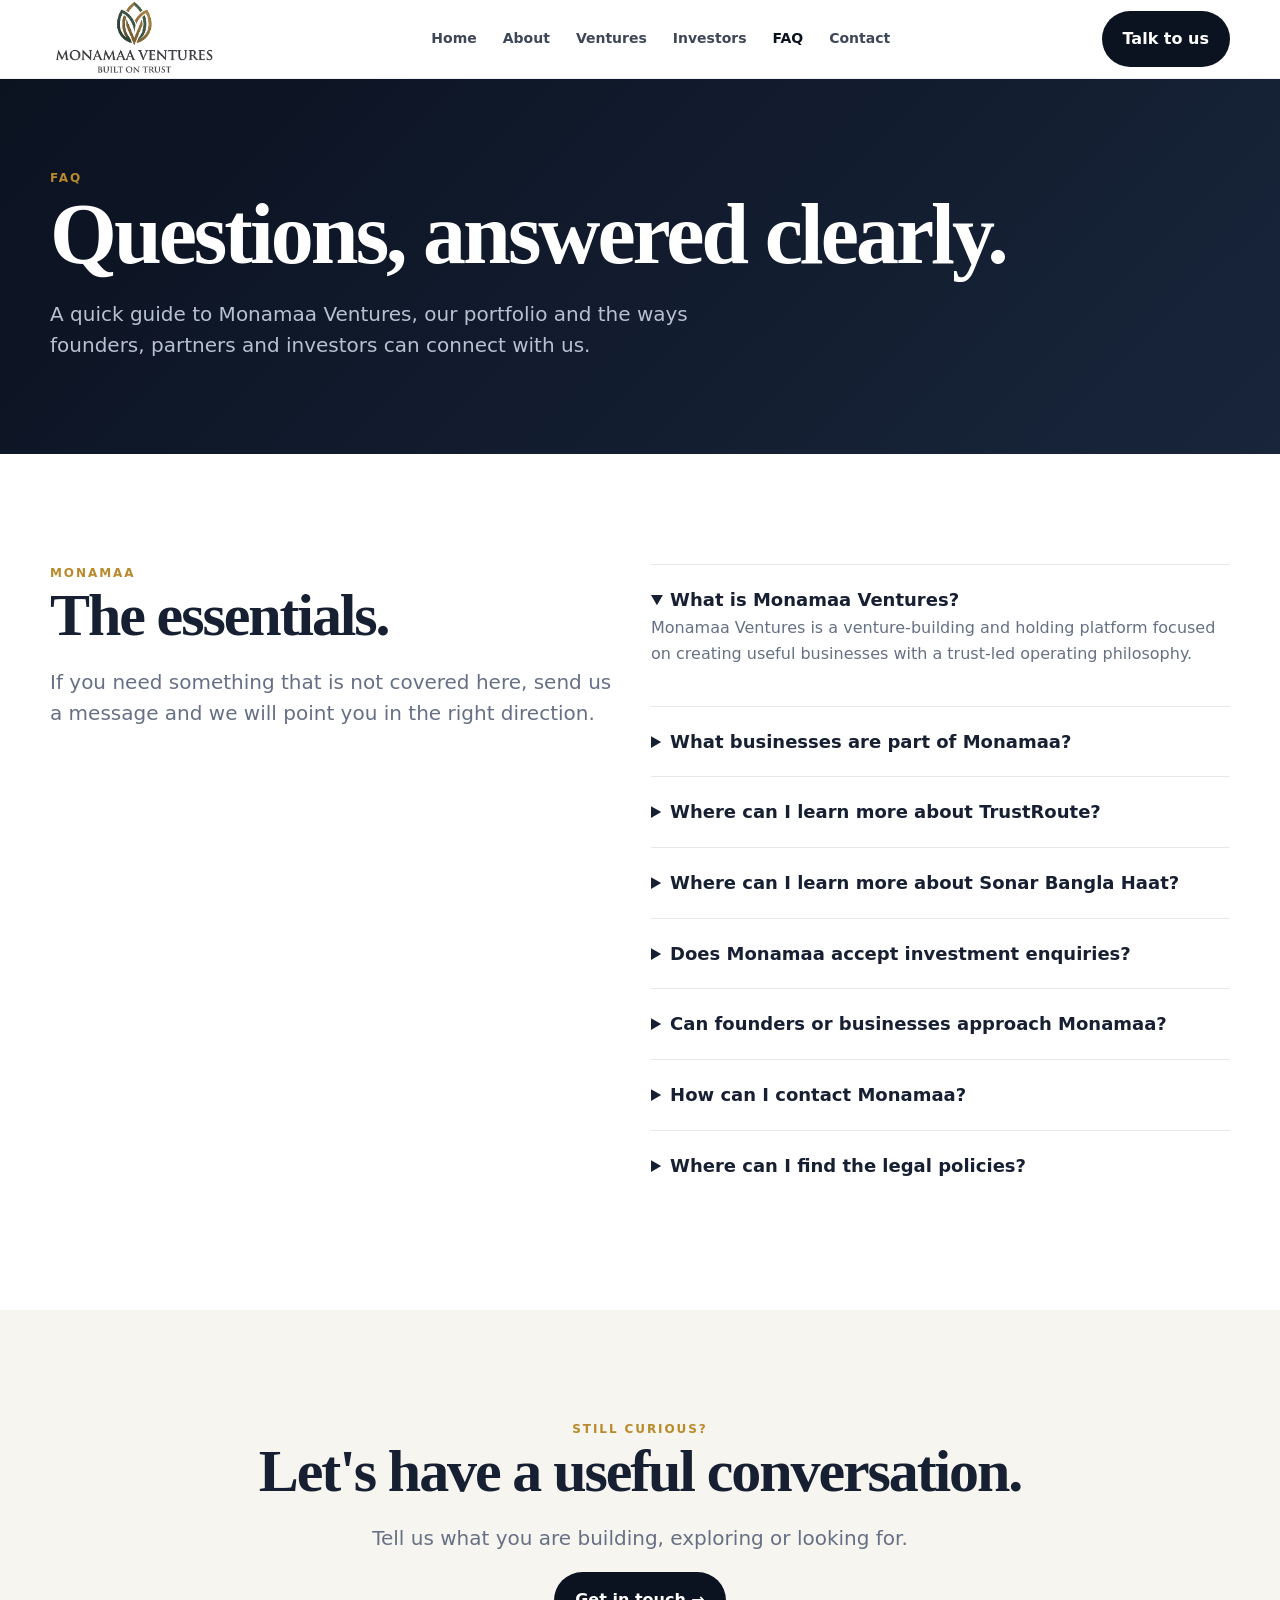
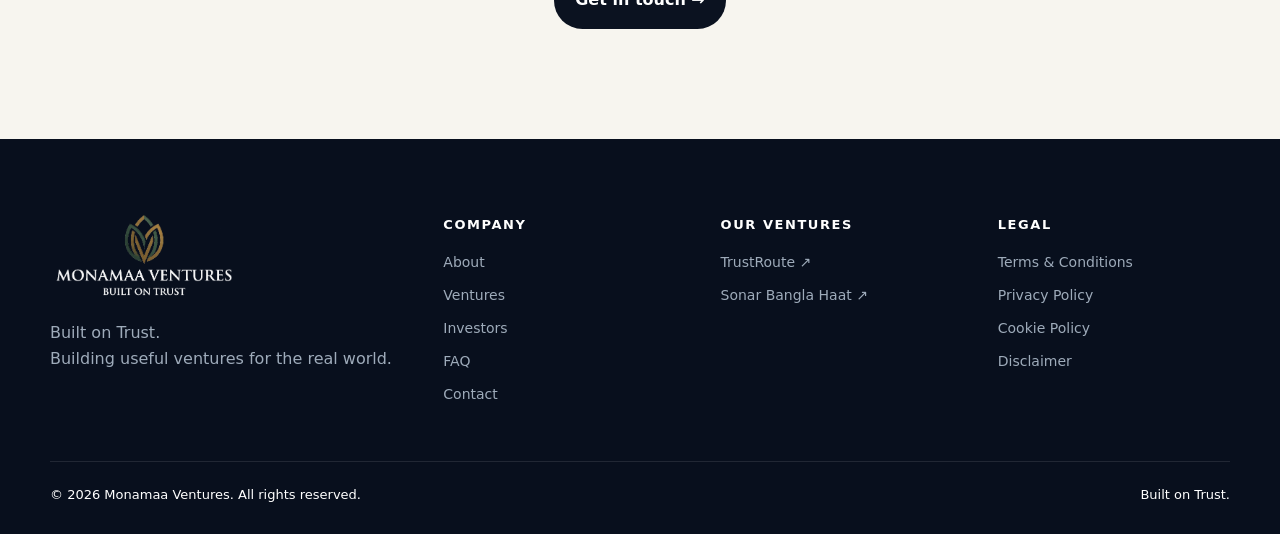
<file: faq.html>
<!doctype html><html lang="en"><head><meta charset="utf-8"><meta name="viewport" content="width=device-width,initial-scale=1"><meta name="description" content="Frequently asked questions about Monamaa Ventures, its ventures and how to get in touch."><meta name="theme-color" content="#0b1220"><title>FAQ — Monamaa Ventures</title><link rel="stylesheet" href="styles.css"></head><body><a class="skip" href="#main">Skip to content</a><header class="site-header"><div class="container nav"><a class="brand" href="index.html" aria-label="Monamaa Ventures home"><img src="assets/monamaa-logo-transparent.webp" alt="Monamaa Ventures — Built on Trust"></a><nav class="navlinks" aria-label="Primary navigation"><a href="index.html">Home</a><a href="about.html">About</a><a href="ventures.html">Ventures</a><a href="investors.html">Investors</a><a href="faq.html">FAQ</a><a href="contact.html">Contact</a></nav><div class="nav-cta"><a class="btn btn-dark" href="contact.html">Talk to us</a></div><button class="menu-btn" type="button" aria-label="Open navigation" aria-expanded="false">☰</button></div></header><main id="main"><section class="page-hero"><div class="container"><div class="eyebrow">FAQ</div><h1 class="serif">Questions, answered clearly.</h1><p class="lead">A quick guide to Monamaa Ventures, our portfolio and the ways founders, partners and investors can connect with us.</p></div></section><section class="section"><div class="container grid grid-2"><div class="reveal"><div class="eyebrow">MONAMAA</div><h2 class="serif">The essentials.</h2><p class="lead">If you need something that is not covered here, send us a message and we will point you in the right direction.</p></div><div class="faq reveal"><details open><summary>What is Monamaa Ventures?</summary><p>Monamaa Ventures is a venture-building and holding platform focused on creating useful businesses with a trust-led operating philosophy.</p></details><details><summary>What businesses are part of Monamaa?</summary><p>Our current portfolio includes TrustRoute, a verified carpooling platform, and Sonar Bangla Haat, a Bengali multi-vendor marketplace. Each venture operates through its own product and website.</p></details><details><summary>Where can I learn more about TrustRoute?</summary><p>Visit the dedicated TrustRoute website for the current product, features and updates.</p><a class="btn btn-green" target="_blank" rel="noopener" href="https://trustroute.app/">Visit TrustRoute ↗</a></details><details><summary>Where can I learn more about Sonar Bangla Haat?</summary><p>Visit the marketplace website for products, seller information and current offerings.</p><a class="btn btn-gold" target="_blank" rel="noopener" href="https://sonarbanglahaat.com/">Visit Sonar Bangla Haat ↗</a></details><details><summary>Does Monamaa accept investment enquiries?</summary><p>We welcome relevant investor and strategic partnership conversations. Any investment opportunity, if and when available, would be discussed separately and subject to applicable law and definitive documentation.</p></details><details><summary>Can founders or businesses approach Monamaa?</summary><p>Yes. We are open to thoughtful conversations with founders, operators, technology partners and businesses where there may be a strong strategic fit.</p></details><details><summary>How can I contact Monamaa?</summary><p>Use the contact page to reach the team with the nature of your enquiry and relevant context.</p><a class="btn btn-dark" href="contact.html">Contact Monamaa →</a></details><details><summary>Where can I find the legal policies?</summary><p>Our Terms &amp; Conditions, Privacy Policy, Cookie Policy and Disclaimer are available from the Legal section in the footer.</p></details></div></div></section><section class="section paper"><div class="container center"><div class="eyebrow">STILL CURIOUS?</div><h2 class="serif">Let's have a useful conversation.</h2><p class="lead">Tell us what you are building, exploring or looking for.</p><a class="btn btn-dark" href="contact.html">Get in touch →</a></div></section></main><footer class="footer"><div class="container"><div class="footer-grid"><div><img class="footer-logo" src="assets/monamaa-footer-logo.webp" alt="Monamaa Ventures"><p style="margin-top:20px">Built on Trust.<br>Building useful ventures for the real world.</p></div><div><div class="footer-title">Company</div><div class="footer-links"><a href="about.html">About</a><a href="ventures.html">Ventures</a><a href="investors.html">Investors</a><a href="faq.html">FAQ</a><a href="contact.html">Contact</a></div></div><div><div class="footer-title">Our ventures</div><div class="footer-links"><a target="_blank" rel="noopener" href="https://trustroute.app/">TrustRoute ↗</a><a target="_blank" rel="noopener" href="https://sonarbanglahaat.com/">Sonar Bangla Haat ↗</a></div></div><div><div class="footer-title">Legal</div><div class="footer-links"><a href="terms.html">Terms &amp; Conditions</a><a href="privacy.html">Privacy Policy</a><a href="cookies.html">Cookie Policy</a><a href="disclaimer.html">Disclaimer</a></div></div></div><div class="copyright"><span>© <span data-year></span> Monamaa Ventures. All rights reserved.</span><span>Built on Trust.</span></div></div></footer><script src="script.js"></script></body></html>
</file>
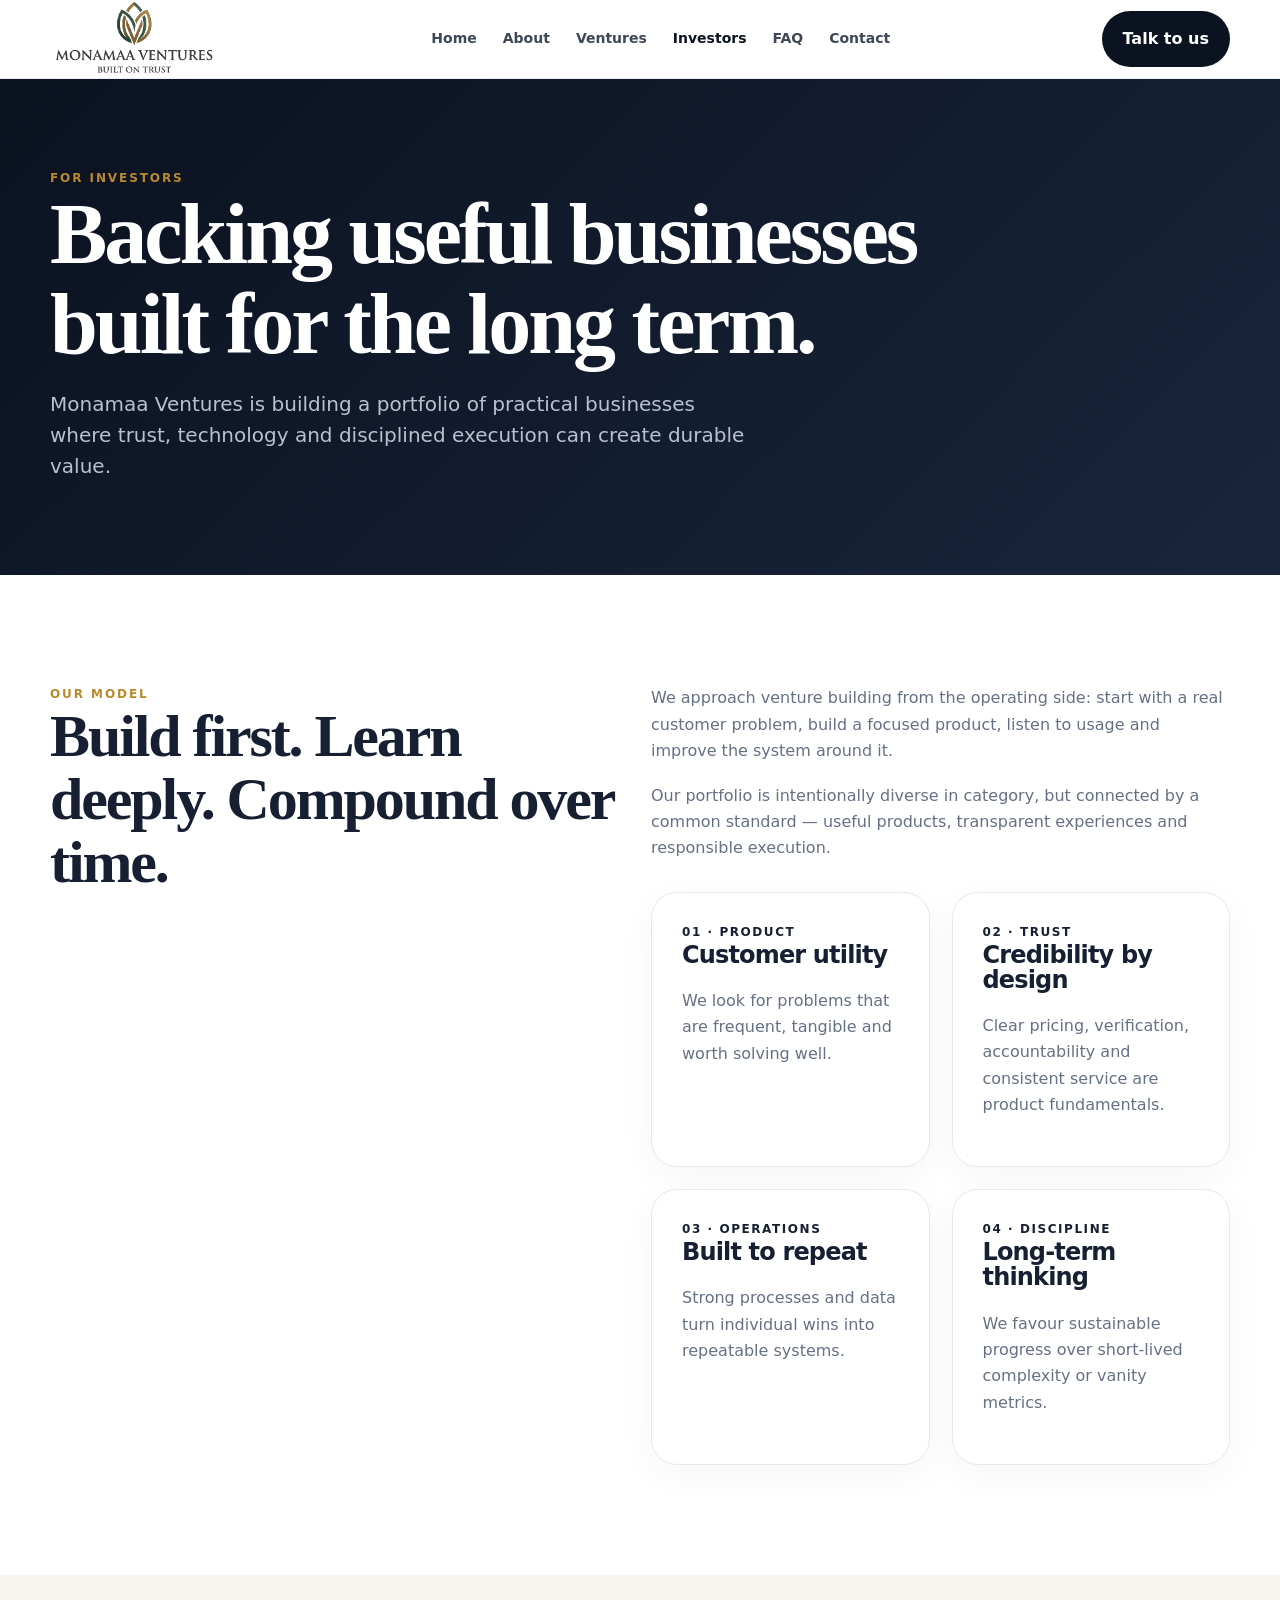
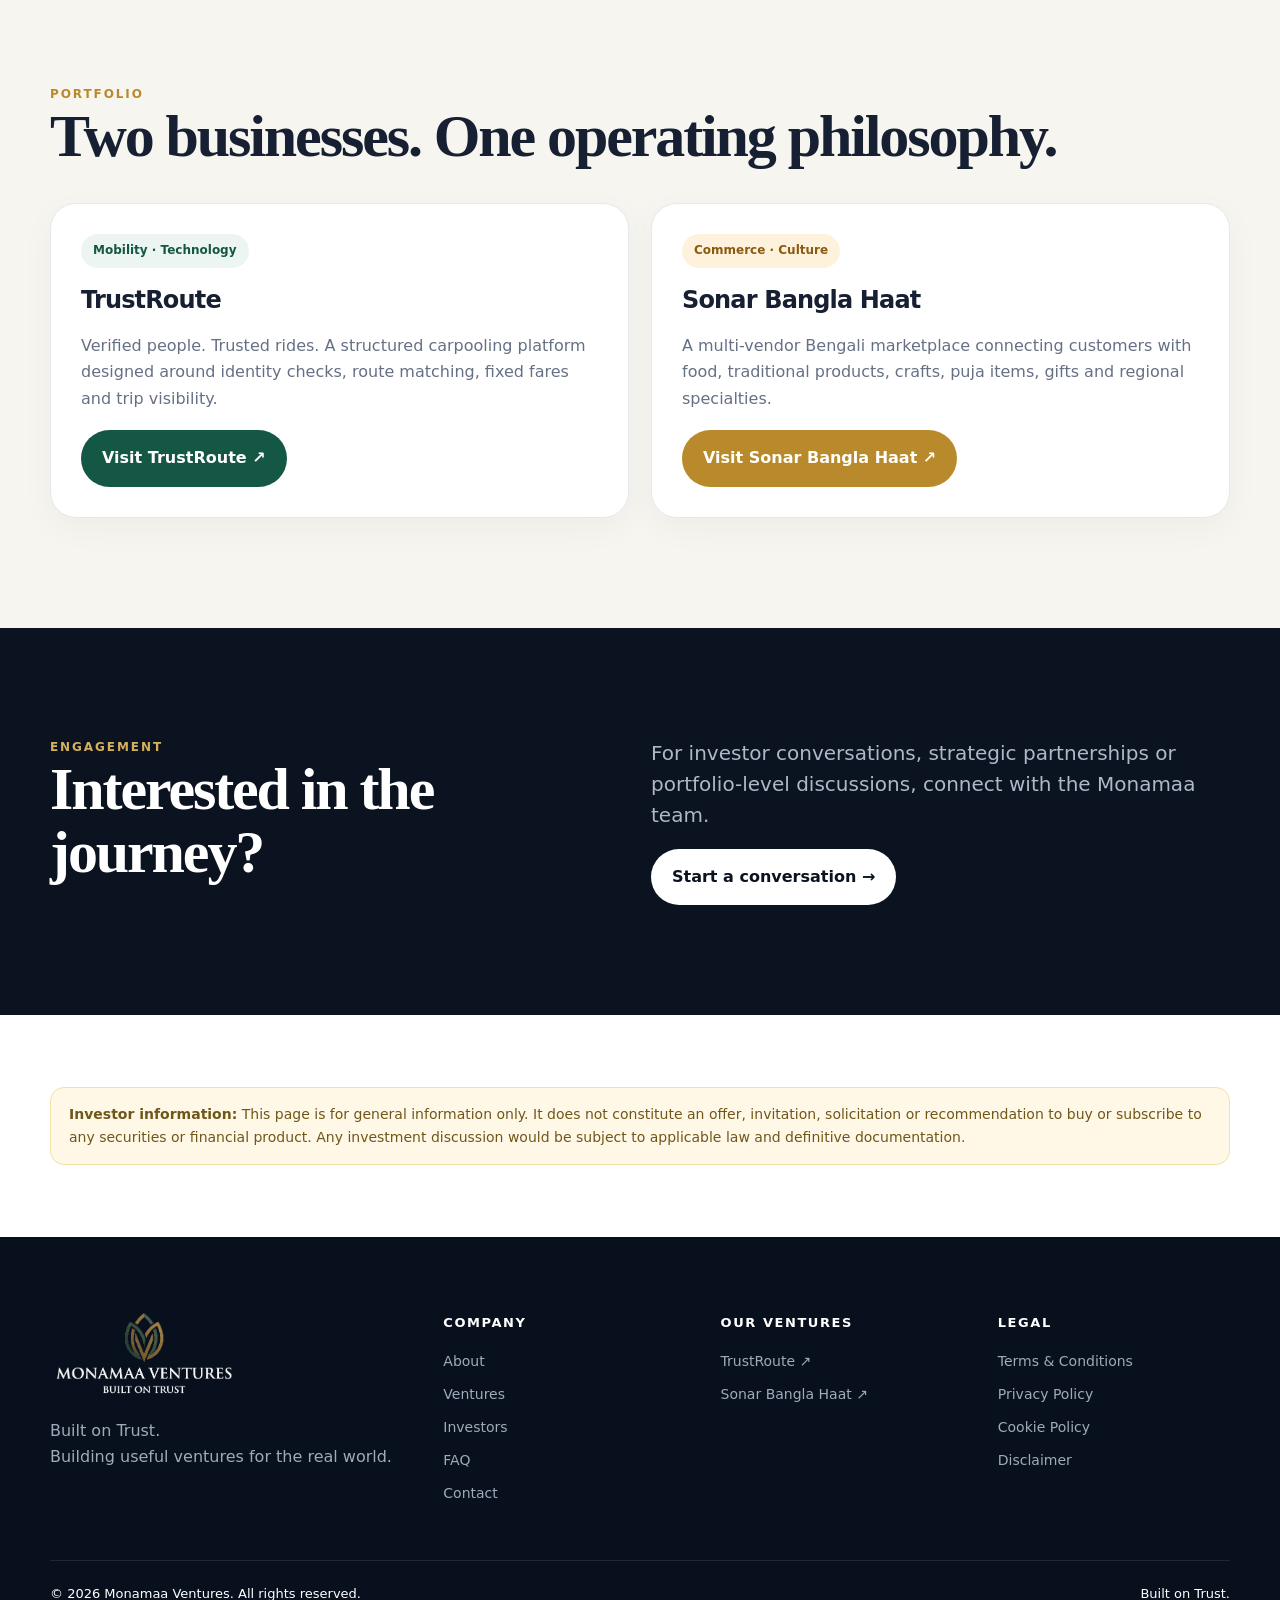
<file: investors.html>
<!doctype html><html lang="en"><head><meta charset="utf-8"><meta name="viewport" content="width=device-width,initial-scale=1"><meta name="description" content="Investors — Monamaa Ventures. Learn about our venture-building approach, portfolio and long-term operating philosophy."><meta name="theme-color" content="#0b1220"><title>Investors — Monamaa Ventures</title><link rel="stylesheet" href="styles.css"></head><body><a class="skip" href="#main">Skip to content</a><header class="site-header"><div class="container nav"><a class="brand" href="index.html" aria-label="Monamaa Ventures home"><img src="assets/monamaa-logo-transparent.webp" alt="Monamaa Ventures — Built on Trust"></a><nav class="navlinks" aria-label="Primary navigation"><a href="index.html">Home</a><a href="about.html">About</a><a href="ventures.html">Ventures</a><a href="investors.html">Investors</a><a href="faq.html">FAQ</a><a href="contact.html">Contact</a></nav><div class="nav-cta"><a class="btn btn-dark" href="contact.html">Talk to us</a></div><button class="menu-btn" type="button" aria-label="Open navigation" aria-expanded="false">☰</button></div></header><main id="main"><section class="page-hero"><div class="container"><div class="eyebrow">FOR INVESTORS</div><h1 class="serif">Backing useful businesses<br>built for the long term.</h1><p class="lead">Monamaa Ventures is building a portfolio of practical businesses where trust, technology and disciplined execution can create durable value.</p></div></section><section class="section"><div class="container grid grid-2" style="align-items:start"><div class="reveal"><div class="eyebrow">OUR MODEL</div><h2 class="serif">Build first. Learn deeply. Compound over time.</h2></div><div class="reveal"><p>We approach venture building from the operating side: start with a real customer problem, build a focused product, listen to usage and improve the system around it.</p><p>Our portfolio is intentionally diverse in category, but connected by a common standard — useful products, transparent experiences and responsible execution.</p><div class="grid grid-2" style="margin-top:30px"><div class="card"><div class="smallcaps">01 · Product</div><h3>Customer utility</h3><p>We look for problems that are frequent, tangible and worth solving well.</p></div><div class="card"><div class="smallcaps">02 · Trust</div><h3>Credibility by design</h3><p>Clear pricing, verification, accountability and consistent service are product fundamentals.</p></div><div class="card"><div class="smallcaps">03 · Operations</div><h3>Built to repeat</h3><p>Strong processes and data turn individual wins into repeatable systems.</p></div><div class="card"><div class="smallcaps">04 · Discipline</div><h3>Long-term thinking</h3><p>We favour sustainable progress over short-lived complexity or vanity metrics.</p></div></div></div></div></section><section class="section paper"><div class="container"><div class="eyebrow">PORTFOLIO</div><h2 class="serif">Two businesses. One operating philosophy.</h2><div class="grid grid-2" style="margin-top:35px"><div class="card"><span class="pill">Mobility · Technology</span><h3 style="margin-top:20px">TrustRoute</h3><p>Verified people. Trusted rides. A structured carpooling platform designed around identity checks, route matching, fixed fares and trip visibility.</p><a class="btn btn-green" target="_blank" rel="noopener" href="https://trustroute.app/">Visit TrustRoute ↗</a></div><div class="card"><span class="pill" style="background:#fff2dd;color:#8a5a11">Commerce · Culture</span><h3 style="margin-top:20px">Sonar Bangla Haat</h3><p>A multi-vendor Bengali marketplace connecting customers with food, traditional products, crafts, puja items, gifts and regional specialties.</p><a class="btn btn-gold" target="_blank" rel="noopener" href="https://sonarbanglahaat.com/">Visit Sonar Bangla Haat ↗</a></div></div></div></section><section class="section dark"><div class="container grid grid-2" style="align-items:center"><div><div class="eyebrow">ENGAGEMENT</div><h2 class="serif">Interested in the journey?</h2></div><div><p class="lead">For investor conversations, strategic partnerships or portfolio-level discussions, connect with the Monamaa team.</p><a class="btn" style="background:#fff;color:var(--navy)" href="contact.html">Start a conversation →</a></div></div></section><section class="section-sm"><div class="container"><div class="notice"><strong>Investor information:</strong> This page is for general information only. It does not constitute an offer, invitation, solicitation or recommendation to buy or subscribe to any securities or financial product. Any investment discussion would be subject to applicable law and definitive documentation.</div></div></section></main><footer class="footer"><div class="container"><div class="footer-grid"><div><img class="footer-logo" src="assets/monamaa-footer-logo.webp" alt="Monamaa Ventures"><p style="margin-top:20px">Built on Trust.<br>Building useful ventures for the real world.</p></div><div><div class="footer-title">Company</div><div class="footer-links"><a href="about.html">About</a><a href="ventures.html">Ventures</a><a href="investors.html">Investors</a><a href="faq.html">FAQ</a><a href="contact.html">Contact</a></div></div><div><div class="footer-title">Our ventures</div><div class="footer-links"><a target="_blank" rel="noopener" href="https://trustroute.app/">TrustRoute ↗</a><a target="_blank" rel="noopener" href="https://sonarbanglahaat.com/">Sonar Bangla Haat ↗</a></div></div><div><div class="footer-title">Legal</div><div class="footer-links"><a href="terms.html">Terms &amp; Conditions</a><a href="privacy.html">Privacy Policy</a><a href="cookies.html">Cookie Policy</a><a href="disclaimer.html">Disclaimer</a></div></div></div><div class="copyright"><span>© <span data-year></span> Monamaa Ventures. All rights reserved.</span><span>Built on Trust.</span></div></div></footer><script src="script.js"></script></body></html>
</file>
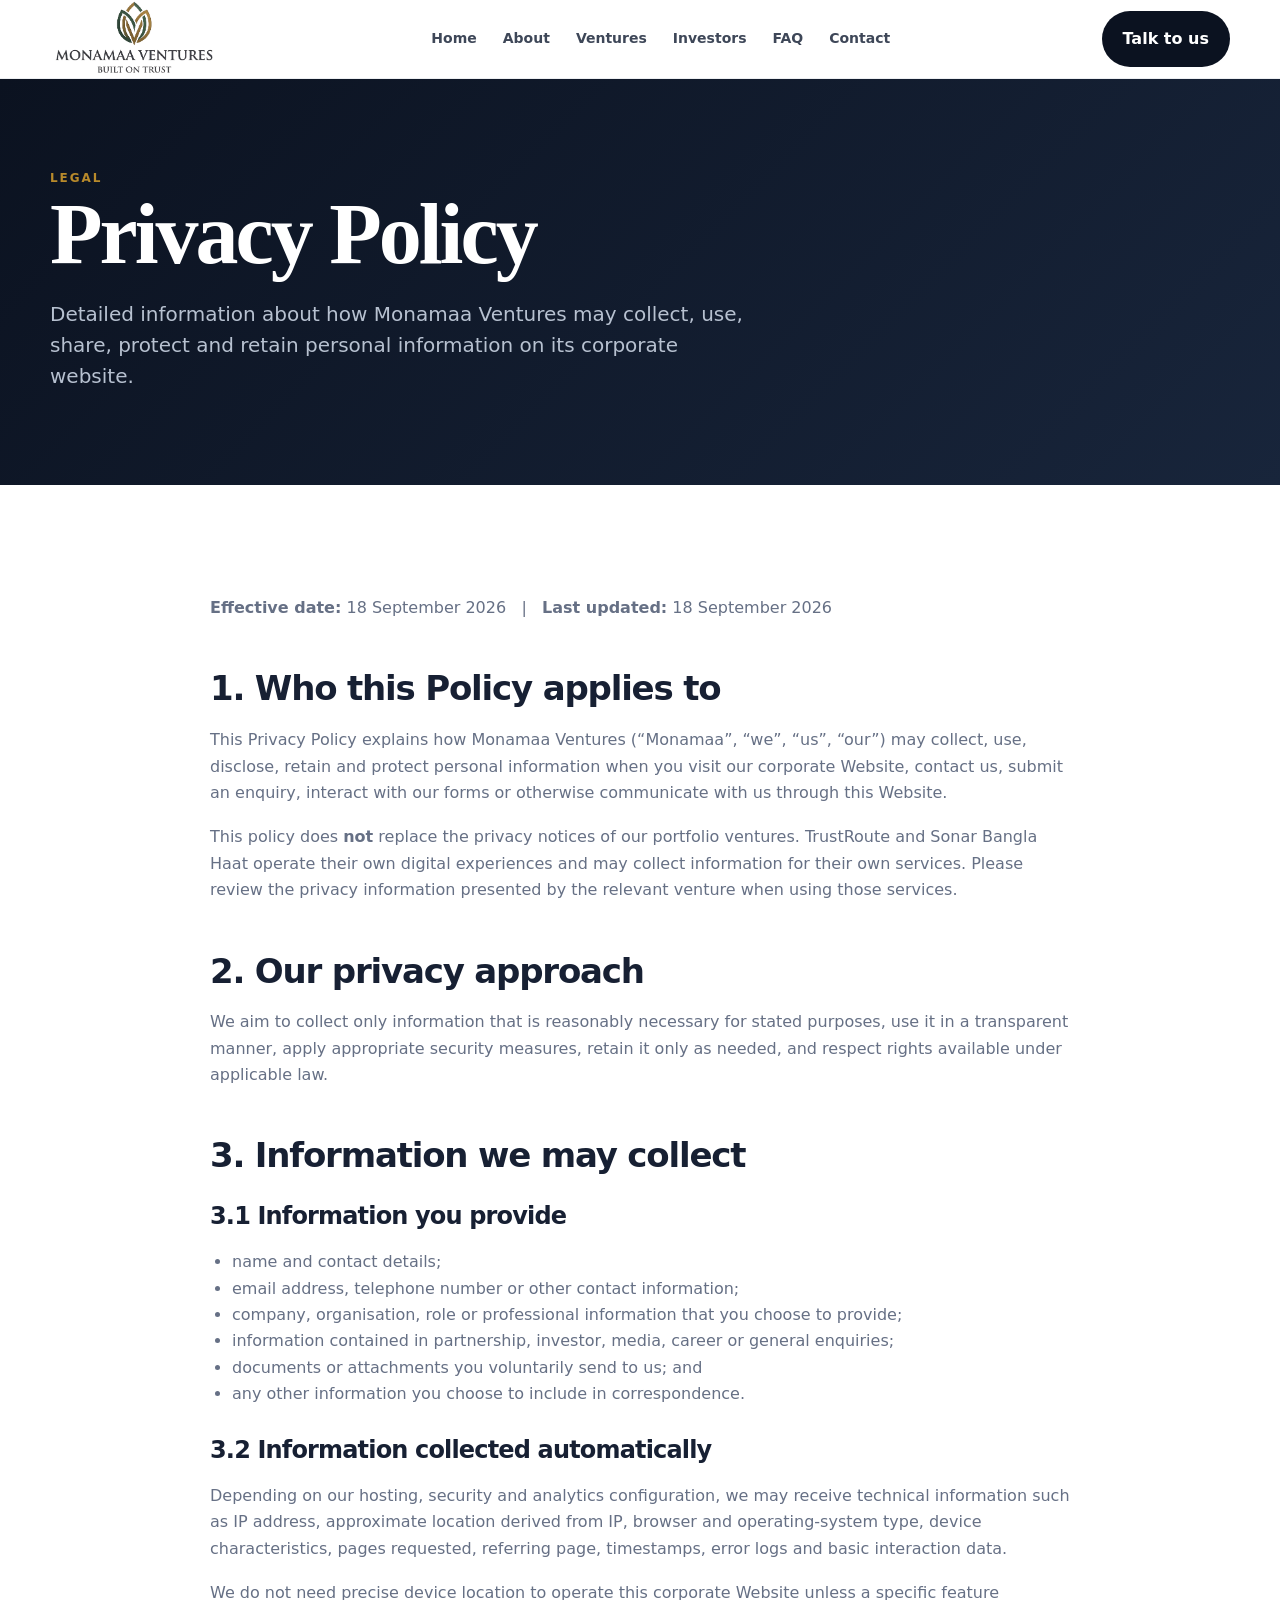
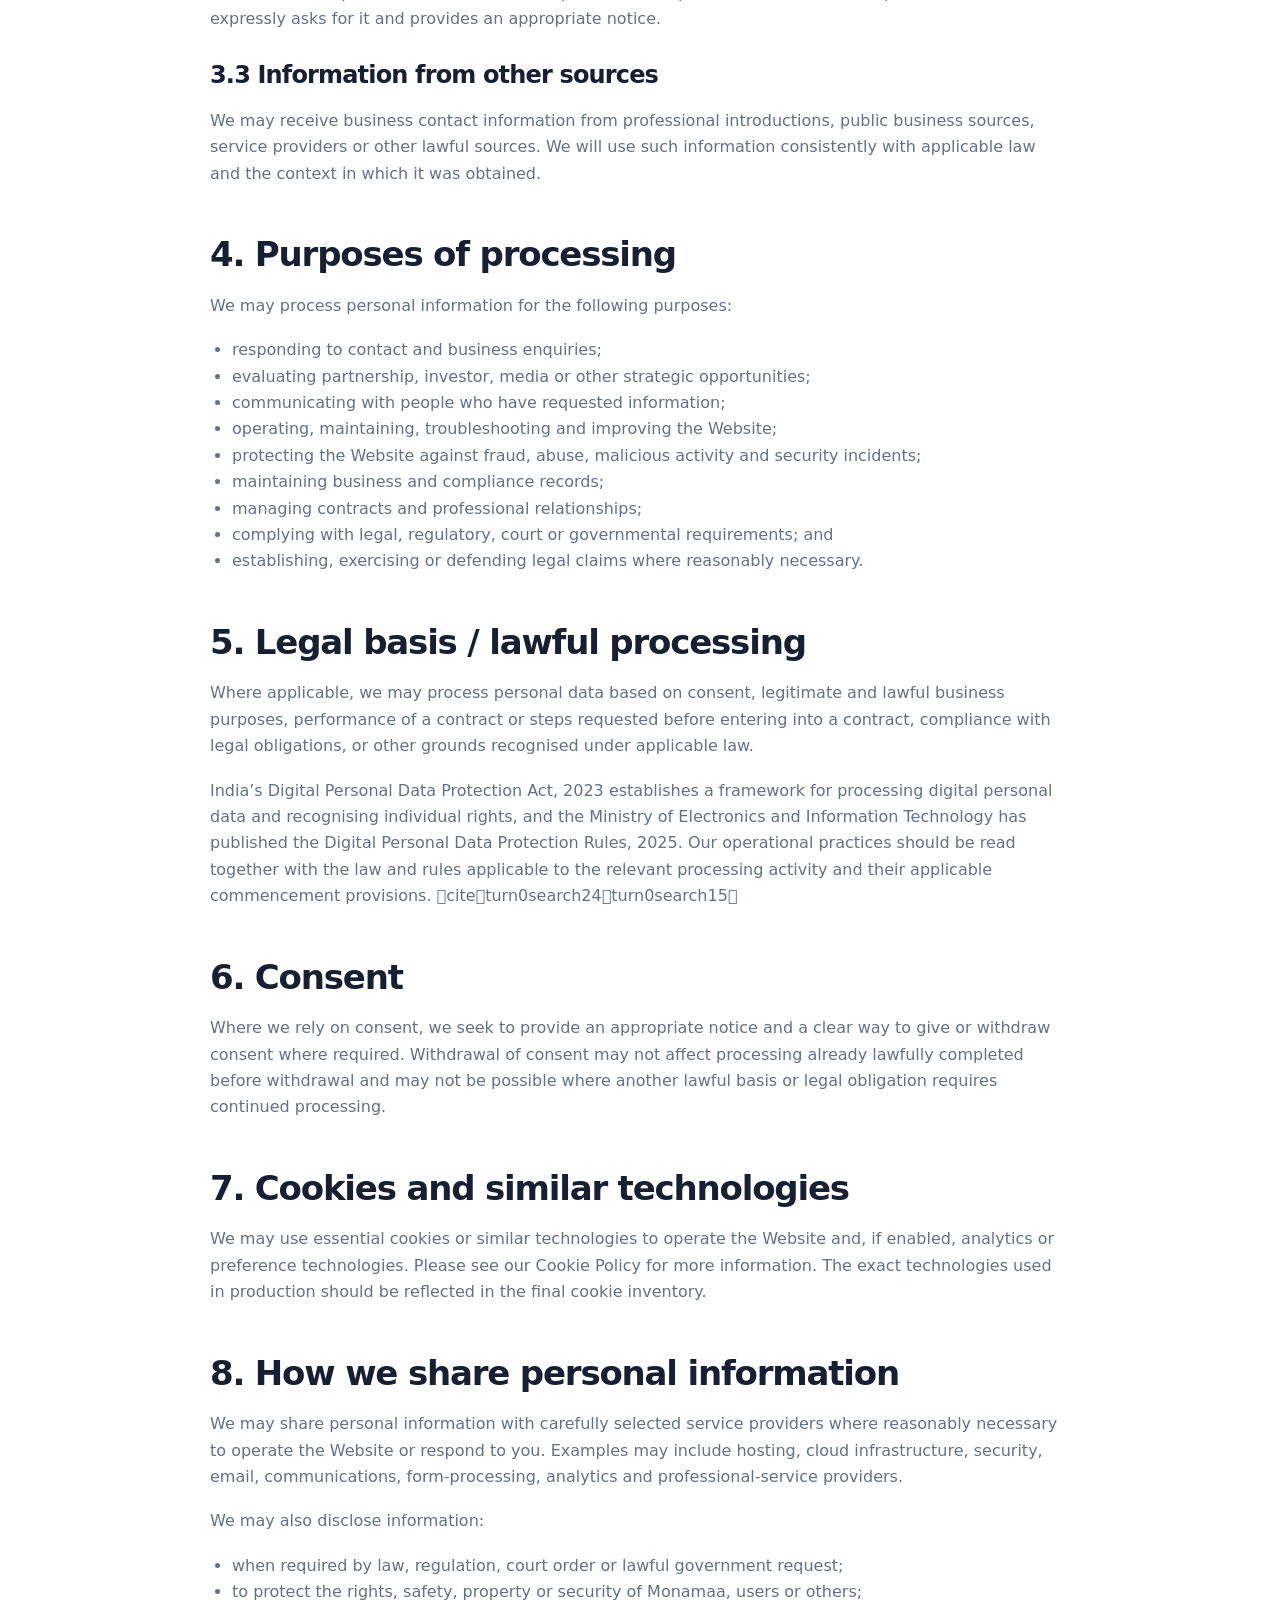
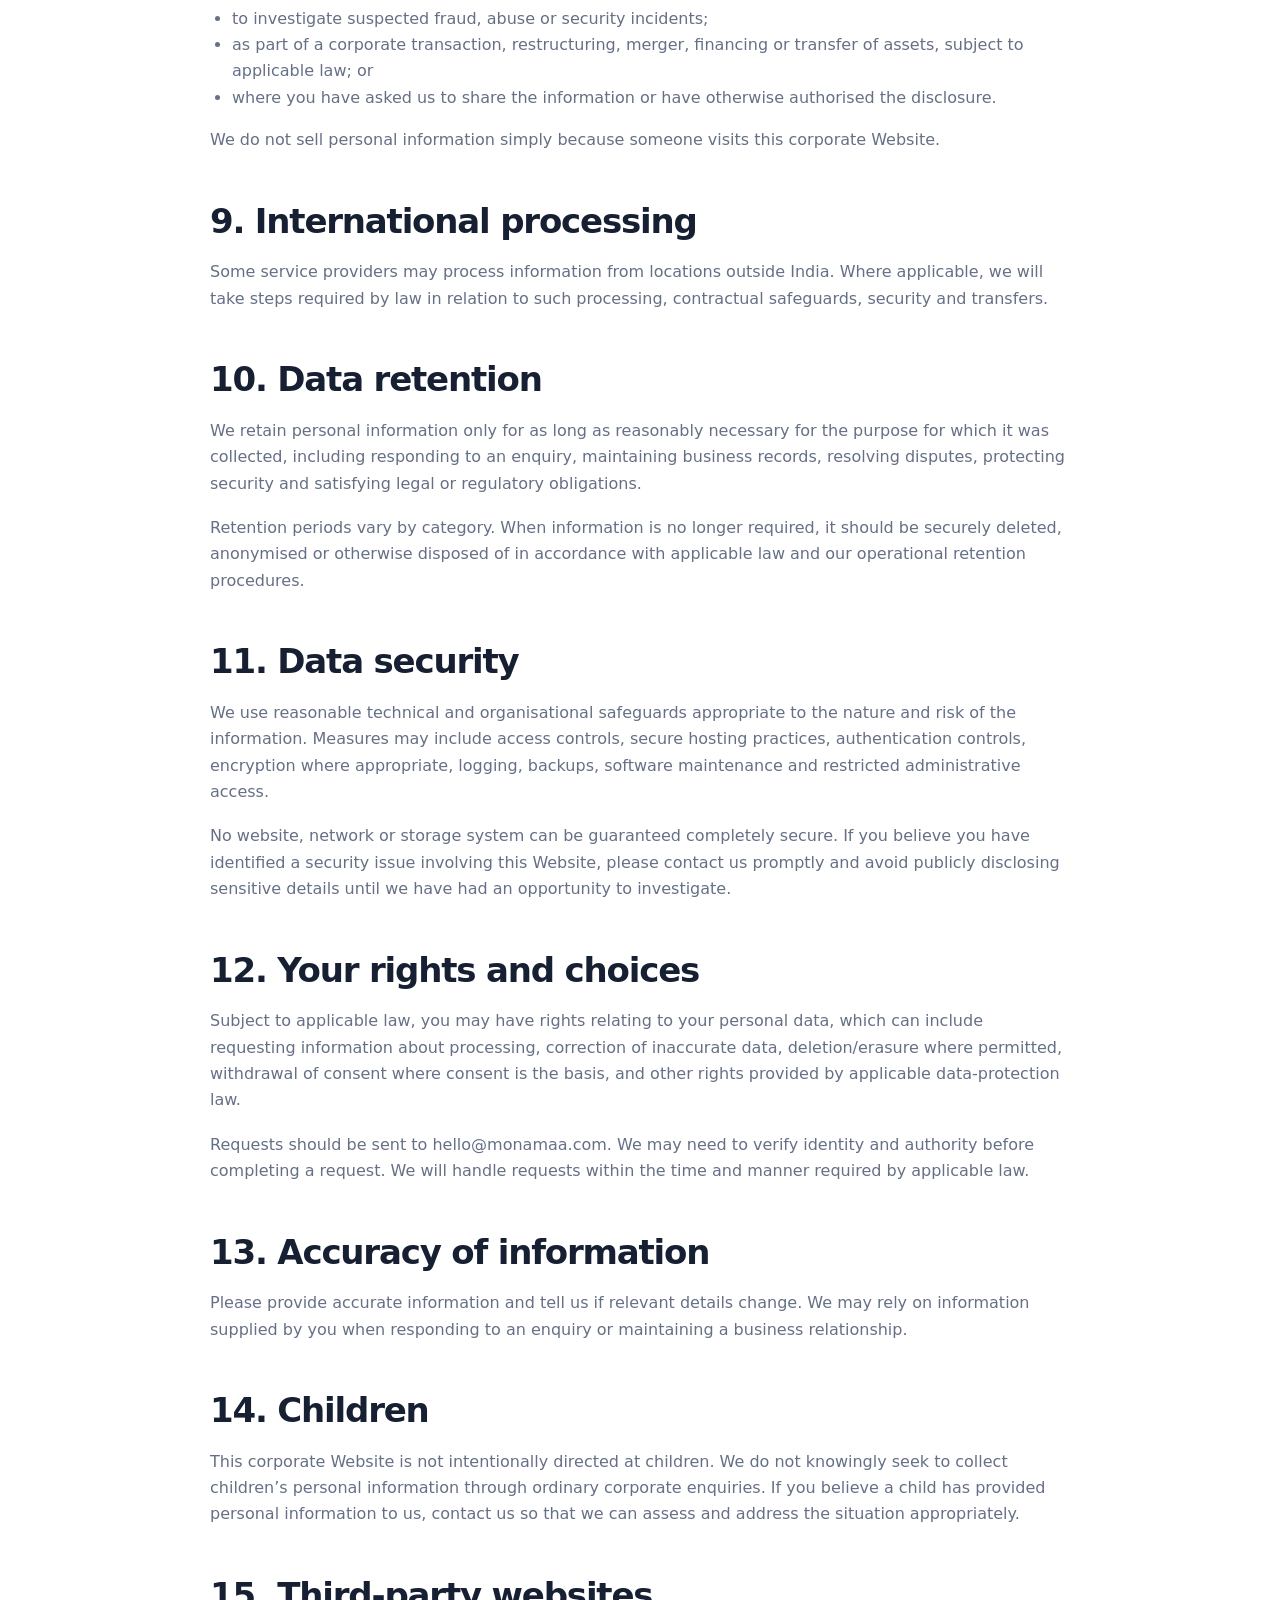
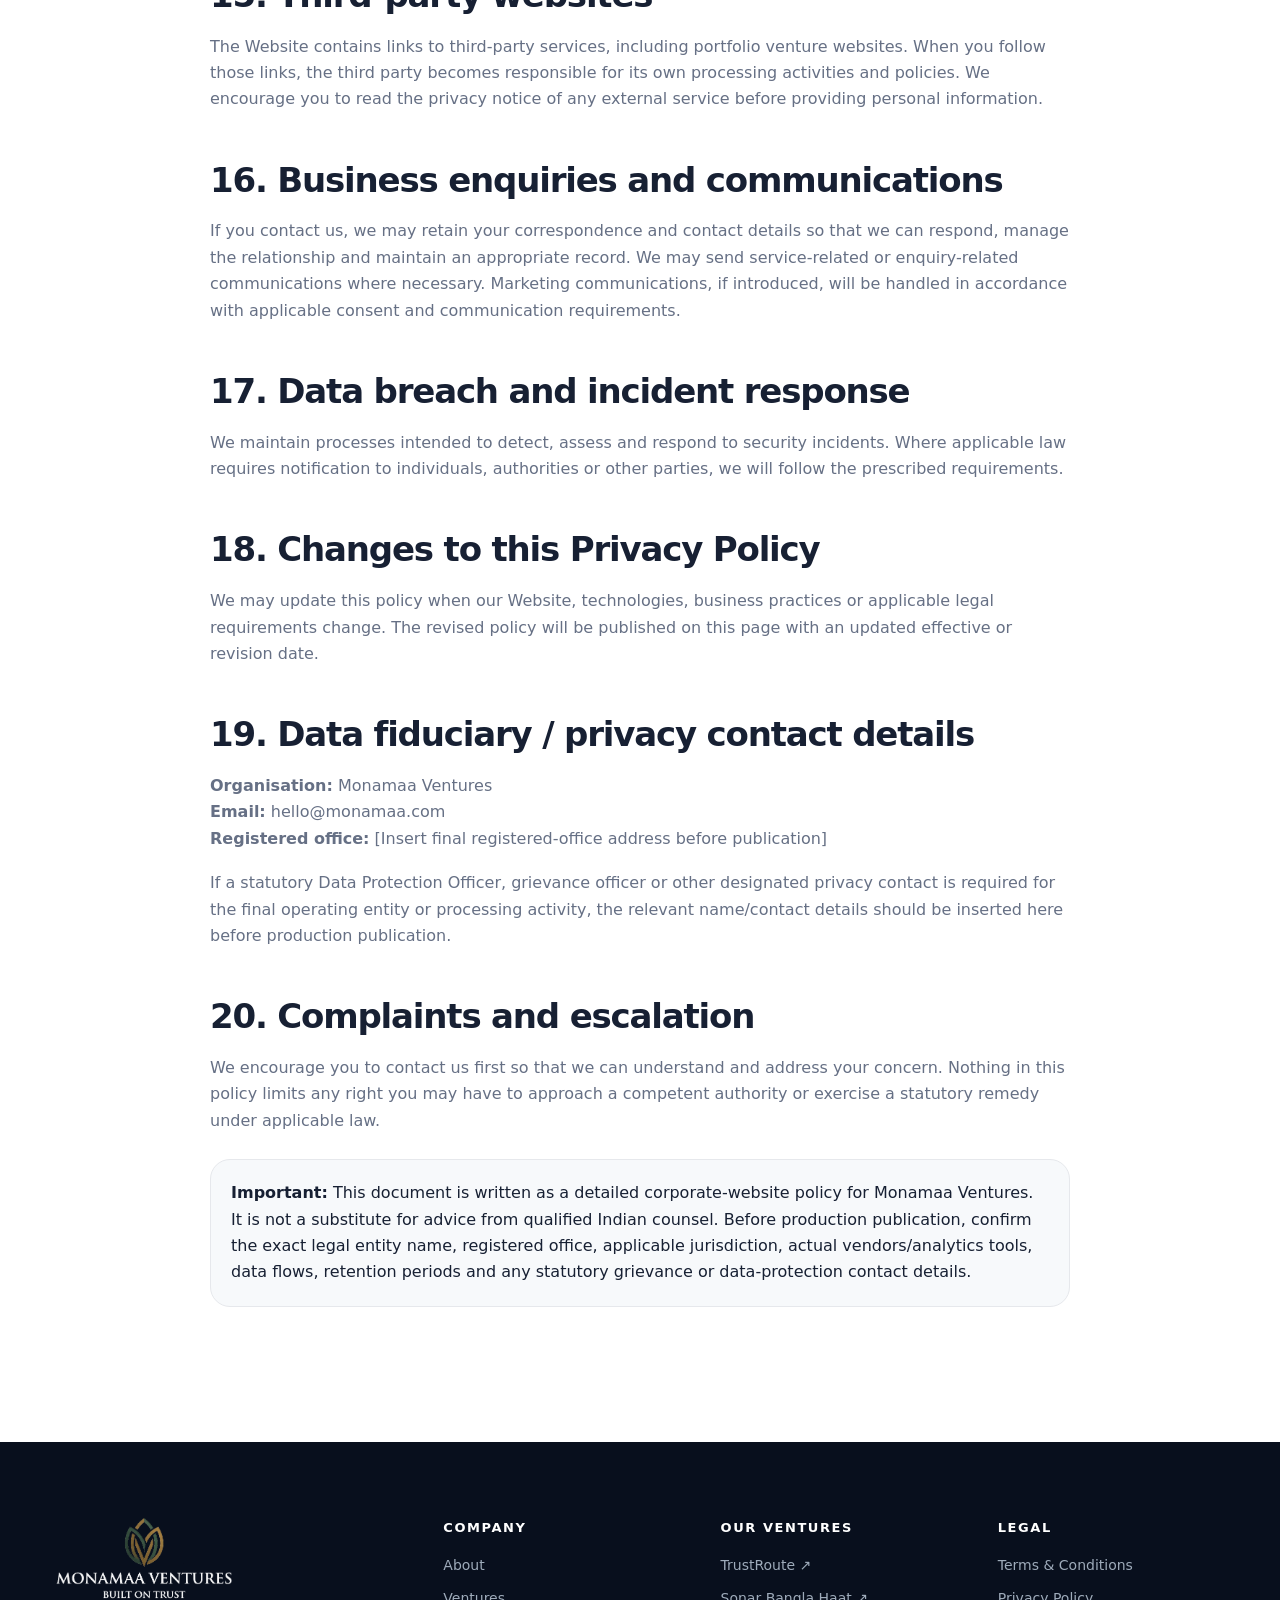
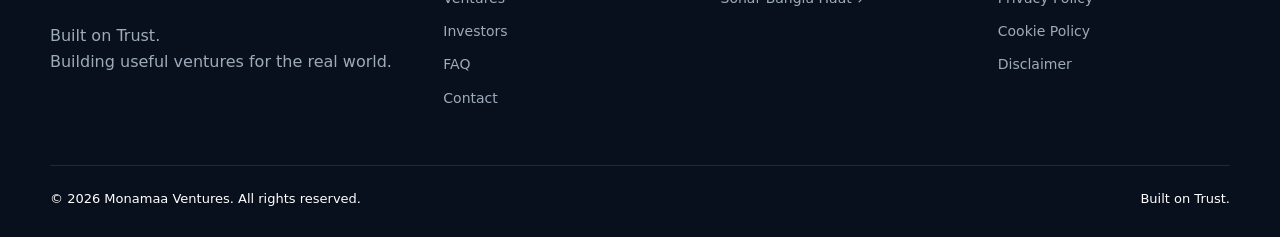
<file: privacy.html>
<!doctype html><html lang="en"><head><meta charset="utf-8"><meta name="viewport" content="width=device-width,initial-scale=1"><meta name="description" content="Detailed information about how Monamaa Ventures may collect, use, share, protect and retain personal information on its corporate website."><meta name="robots" content="index,follow"><title>Privacy Policy — Monamaa Ventures</title><link rel="stylesheet" href="styles.css"></head><body><header class="site-header"><div class="container nav"><a class="brand" href="index.html" aria-label="Monamaa Ventures home"><img src="assets/monamaa-logo-transparent.webp" alt="Monamaa Ventures — Built on Trust"></a><nav class="navlinks" aria-label="Primary navigation"><a href="index.html">Home</a><a href="about.html">About</a><a href="ventures.html">Ventures</a><a href="investors.html">Investors</a><a href="faq.html">FAQ</a><a href="contact.html">Contact</a></nav><div class="nav-cta"><a class="btn btn-dark" href="contact.html">Talk to us</a></div><button class="menu-btn" type="button" aria-label="Open navigation" aria-expanded="false">☰</button></div></header><main><section class="page-hero"><div class="container"><div class="eyebrow">LEGAL</div><h1 class="serif">Privacy Policy</h1><p class="lead">Detailed information about how Monamaa Ventures may collect, use, share, protect and retain personal information on its corporate website.</p></div></section><section class="section"><div class="container content">
<p><strong>Effective date:</strong> 18 September 2026 &nbsp; | &nbsp; <strong>Last updated:</strong> 18 September 2026</p>
<h2>1. Who this Policy applies to</h2>
<p>This Privacy Policy explains how Monamaa Ventures (“Monamaa”, “we”, “us”, “our”) may collect, use, disclose, retain and protect personal information when you visit our corporate Website, contact us, submit an enquiry, interact with our forms or otherwise communicate with us through this Website.</p>
<p>This policy does <strong>not</strong> replace the privacy notices of our portfolio ventures. TrustRoute and Sonar Bangla Haat operate their own digital experiences and may collect information for their own services. Please review the privacy information presented by the relevant venture when using those services.</p>
<h2>2. Our privacy approach</h2>
<p>We aim to collect only information that is reasonably necessary for stated purposes, use it in a transparent manner, apply appropriate security measures, retain it only as needed, and respect rights available under applicable law.</p>
<h2>3. Information we may collect</h2>
<h3>3.1 Information you provide</h3>
<ul><li>name and contact details;</li><li>email address, telephone number or other contact information;</li><li>company, organisation, role or professional information that you choose to provide;</li><li>information contained in partnership, investor, media, career or general enquiries;</li><li>documents or attachments you voluntarily send to us; and</li><li>any other information you choose to include in correspondence.</li></ul>
<h3>3.2 Information collected automatically</h3>
<p>Depending on our hosting, security and analytics configuration, we may receive technical information such as IP address, approximate location derived from IP, browser and operating-system type, device characteristics, pages requested, referring page, timestamps, error logs and basic interaction data.</p>
<p>We do not need precise device location to operate this corporate Website unless a specific feature expressly asks for it and provides an appropriate notice.</p>
<h3>3.3 Information from other sources</h3>
<p>We may receive business contact information from professional introductions, public business sources, service providers or other lawful sources. We will use such information consistently with applicable law and the context in which it was obtained.</p>
<h2>4. Purposes of processing</h2>
<p>We may process personal information for the following purposes:</p>
<ul><li>responding to contact and business enquiries;</li><li>evaluating partnership, investor, media or other strategic opportunities;</li><li>communicating with people who have requested information;</li><li>operating, maintaining, troubleshooting and improving the Website;</li><li>protecting the Website against fraud, abuse, malicious activity and security incidents;</li><li>maintaining business and compliance records;</li><li>managing contracts and professional relationships;</li><li>complying with legal, regulatory, court or governmental requirements; and</li><li>establishing, exercising or defending legal claims where reasonably necessary.</li></ul>
<h2>5. Legal basis / lawful processing</h2>
<p>Where applicable, we may process personal data based on consent, legitimate and lawful business purposes, performance of a contract or steps requested before entering into a contract, compliance with legal obligations, or other grounds recognised under applicable law.</p>
<p>India’s Digital Personal Data Protection Act, 2023 establishes a framework for processing digital personal data and recognising individual rights, and the Ministry of Electronics and Information Technology has published the Digital Personal Data Protection Rules, 2025. Our operational practices should be read together with the law and rules applicable to the relevant processing activity and their applicable commencement provisions. citeturn0search24turn0search15</p>
<h2>6. Consent</h2>
<p>Where we rely on consent, we seek to provide an appropriate notice and a clear way to give or withdraw consent where required. Withdrawal of consent may not affect processing already lawfully completed before withdrawal and may not be possible where another lawful basis or legal obligation requires continued processing.</p>
<h2>7. Cookies and similar technologies</h2>
<p>We may use essential cookies or similar technologies to operate the Website and, if enabled, analytics or preference technologies. Please see our <a href="cookies.html">Cookie Policy</a> for more information. The exact technologies used in production should be reflected in the final cookie inventory.</p>
<h2>8. How we share personal information</h2>
<p>We may share personal information with carefully selected service providers where reasonably necessary to operate the Website or respond to you. Examples may include hosting, cloud infrastructure, security, email, communications, form-processing, analytics and professional-service providers.</p>
<p>We may also disclose information:</p>
<ul><li>when required by law, regulation, court order or lawful government request;</li><li>to protect the rights, safety, property or security of Monamaa, users or others;</li><li>to investigate suspected fraud, abuse or security incidents;</li><li>as part of a corporate transaction, restructuring, merger, financing or transfer of assets, subject to applicable law; or</li><li>where you have asked us to share the information or have otherwise authorised the disclosure.</li></ul>
<p>We do not sell personal information simply because someone visits this corporate Website.</p>
<h2>9. International processing</h2>
<p>Some service providers may process information from locations outside India. Where applicable, we will take steps required by law in relation to such processing, contractual safeguards, security and transfers.</p>
<h2>10. Data retention</h2>
<p>We retain personal information only for as long as reasonably necessary for the purpose for which it was collected, including responding to an enquiry, maintaining business records, resolving disputes, protecting security and satisfying legal or regulatory obligations.</p>
<p>Retention periods vary by category. When information is no longer required, it should be securely deleted, anonymised or otherwise disposed of in accordance with applicable law and our operational retention procedures.</p>
<h2>11. Data security</h2>
<p>We use reasonable technical and organisational safeguards appropriate to the nature and risk of the information. Measures may include access controls, secure hosting practices, authentication controls, encryption where appropriate, logging, backups, software maintenance and restricted administrative access.</p>
<p>No website, network or storage system can be guaranteed completely secure. If you believe you have identified a security issue involving this Website, please contact us promptly and avoid publicly disclosing sensitive details until we have had an opportunity to investigate.</p>
<h2>12. Your rights and choices</h2>
<p>Subject to applicable law, you may have rights relating to your personal data, which can include requesting information about processing, correction of inaccurate data, deletion/erasure where permitted, withdrawal of consent where consent is the basis, and other rights provided by applicable data-protection law.</p>
<p>Requests should be sent to <a href="mailto:hello@monamaa.com">hello@monamaa.com</a>. We may need to verify identity and authority before completing a request. We will handle requests within the time and manner required by applicable law.</p>
<h2>13. Accuracy of information</h2>
<p>Please provide accurate information and tell us if relevant details change. We may rely on information supplied by you when responding to an enquiry or maintaining a business relationship.</p>
<h2>14. Children</h2>
<p>This corporate Website is not intentionally directed at children. We do not knowingly seek to collect children’s personal information through ordinary corporate enquiries. If you believe a child has provided personal information to us, contact us so that we can assess and address the situation appropriately.</p>
<h2>15. Third-party websites</h2>
<p>The Website contains links to third-party services, including portfolio venture websites. When you follow those links, the third party becomes responsible for its own processing activities and policies. We encourage you to read the privacy notice of any external service before providing personal information.</p>
<h2>16. Business enquiries and communications</h2>
<p>If you contact us, we may retain your correspondence and contact details so that we can respond, manage the relationship and maintain an appropriate record. We may send service-related or enquiry-related communications where necessary. Marketing communications, if introduced, will be handled in accordance with applicable consent and communication requirements.</p>
<h2>17. Data breach and incident response</h2>
<p>We maintain processes intended to detect, assess and respond to security incidents. Where applicable law requires notification to individuals, authorities or other parties, we will follow the prescribed requirements.</p>
<h2>18. Changes to this Privacy Policy</h2>
<p>We may update this policy when our Website, technologies, business practices or applicable legal requirements change. The revised policy will be published on this page with an updated effective or revision date.</p>
<h2>19. Data fiduciary / privacy contact details</h2>
<p><strong>Organisation:</strong> Monamaa Ventures<br><strong>Email:</strong> <a href="mailto:hello@monamaa.com">hello@monamaa.com</a><br><strong>Registered office:</strong> [Insert final registered-office address before publication]</p>
<p>If a statutory Data Protection Officer, grievance officer or other designated privacy contact is required for the final operating entity or processing activity, the relevant name/contact details should be inserted here before production publication.</p>
<h2>20. Complaints and escalation</h2>
<p>We encourage you to contact us first so that we can understand and address your concern. Nothing in this policy limits any right you may have to approach a competent authority or exercise a statutory remedy under applicable law.</p>
<div class="policy-box"><strong>Important:</strong> This document is written as a detailed corporate-website policy for Monamaa Ventures. It is not a substitute for advice from qualified Indian counsel. Before production publication, confirm the exact legal entity name, registered office, applicable jurisdiction, actual vendors/analytics tools, data flows, retention periods and any statutory grievance or data-protection contact details.</div></div></section></main><footer class="footer"><div class="container"><div class="footer-grid"><div><img class="footer-logo" src="assets/monamaa-footer-logo.webp" alt="Monamaa Ventures"><p style="margin-top:20px">Built on Trust.<br>Building useful ventures for the real world.</p></div><div><div class="footer-title">Company</div><div class="footer-links"><a href="about.html">About</a><a href="ventures.html">Ventures</a><a href="investors.html">Investors</a><a href="faq.html">FAQ</a><a href="contact.html">Contact</a></div></div><div><div class="footer-title">Our ventures</div><div class="footer-links"><a target="_blank" rel="noopener" href="https://trustroute.app/">TrustRoute ↗</a><a target="_blank" rel="noopener" href="https://sonarbanglahaat.com/">Sonar Bangla Haat ↗</a></div></div><div><div class="footer-title">Legal</div><div class="footer-links"><a href="terms.html">Terms &amp; Conditions</a><a href="privacy.html">Privacy Policy</a><a href="cookies.html">Cookie Policy</a><a href="disclaimer.html">Disclaimer</a></div></div></div><div class="copyright"><span>© <span data-year></span> Monamaa Ventures. All rights reserved.</span><span>Built on Trust.</span></div></div></footer><script src="script.js"></script></body></html>
</file>
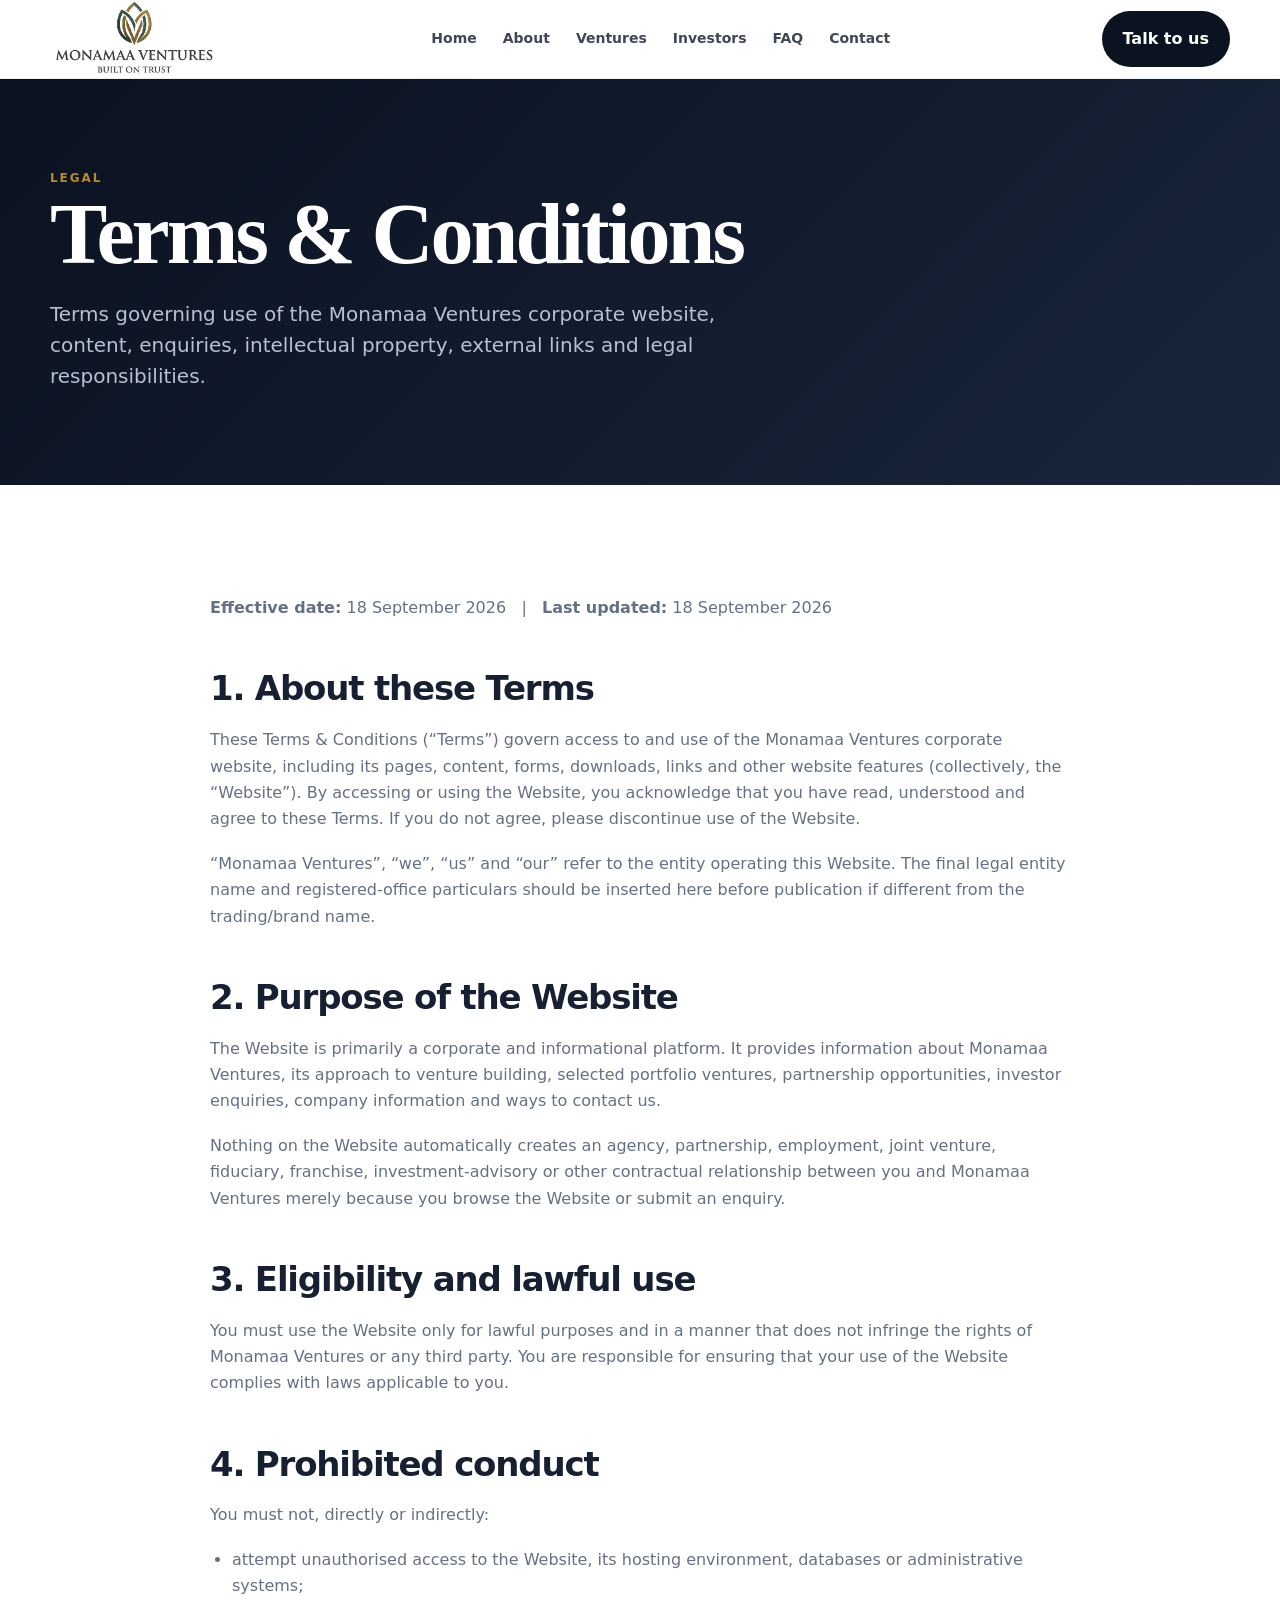
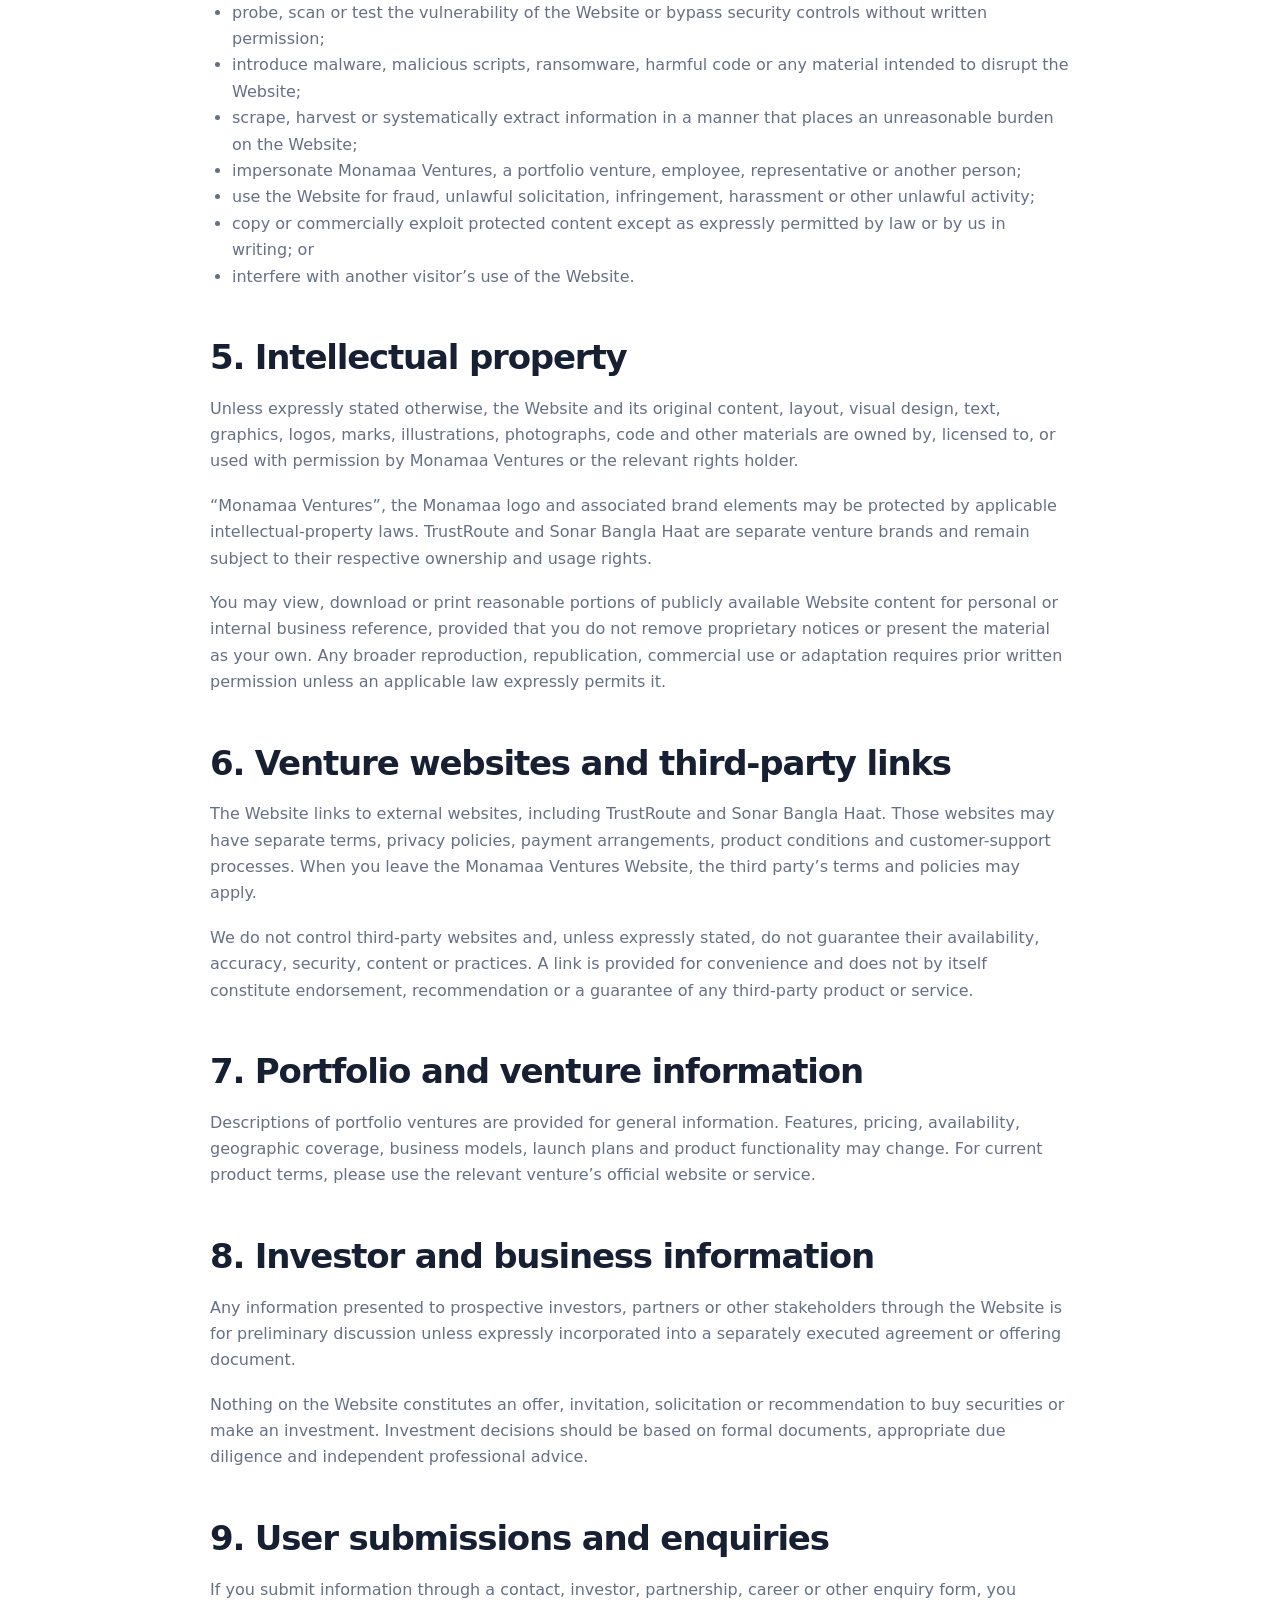
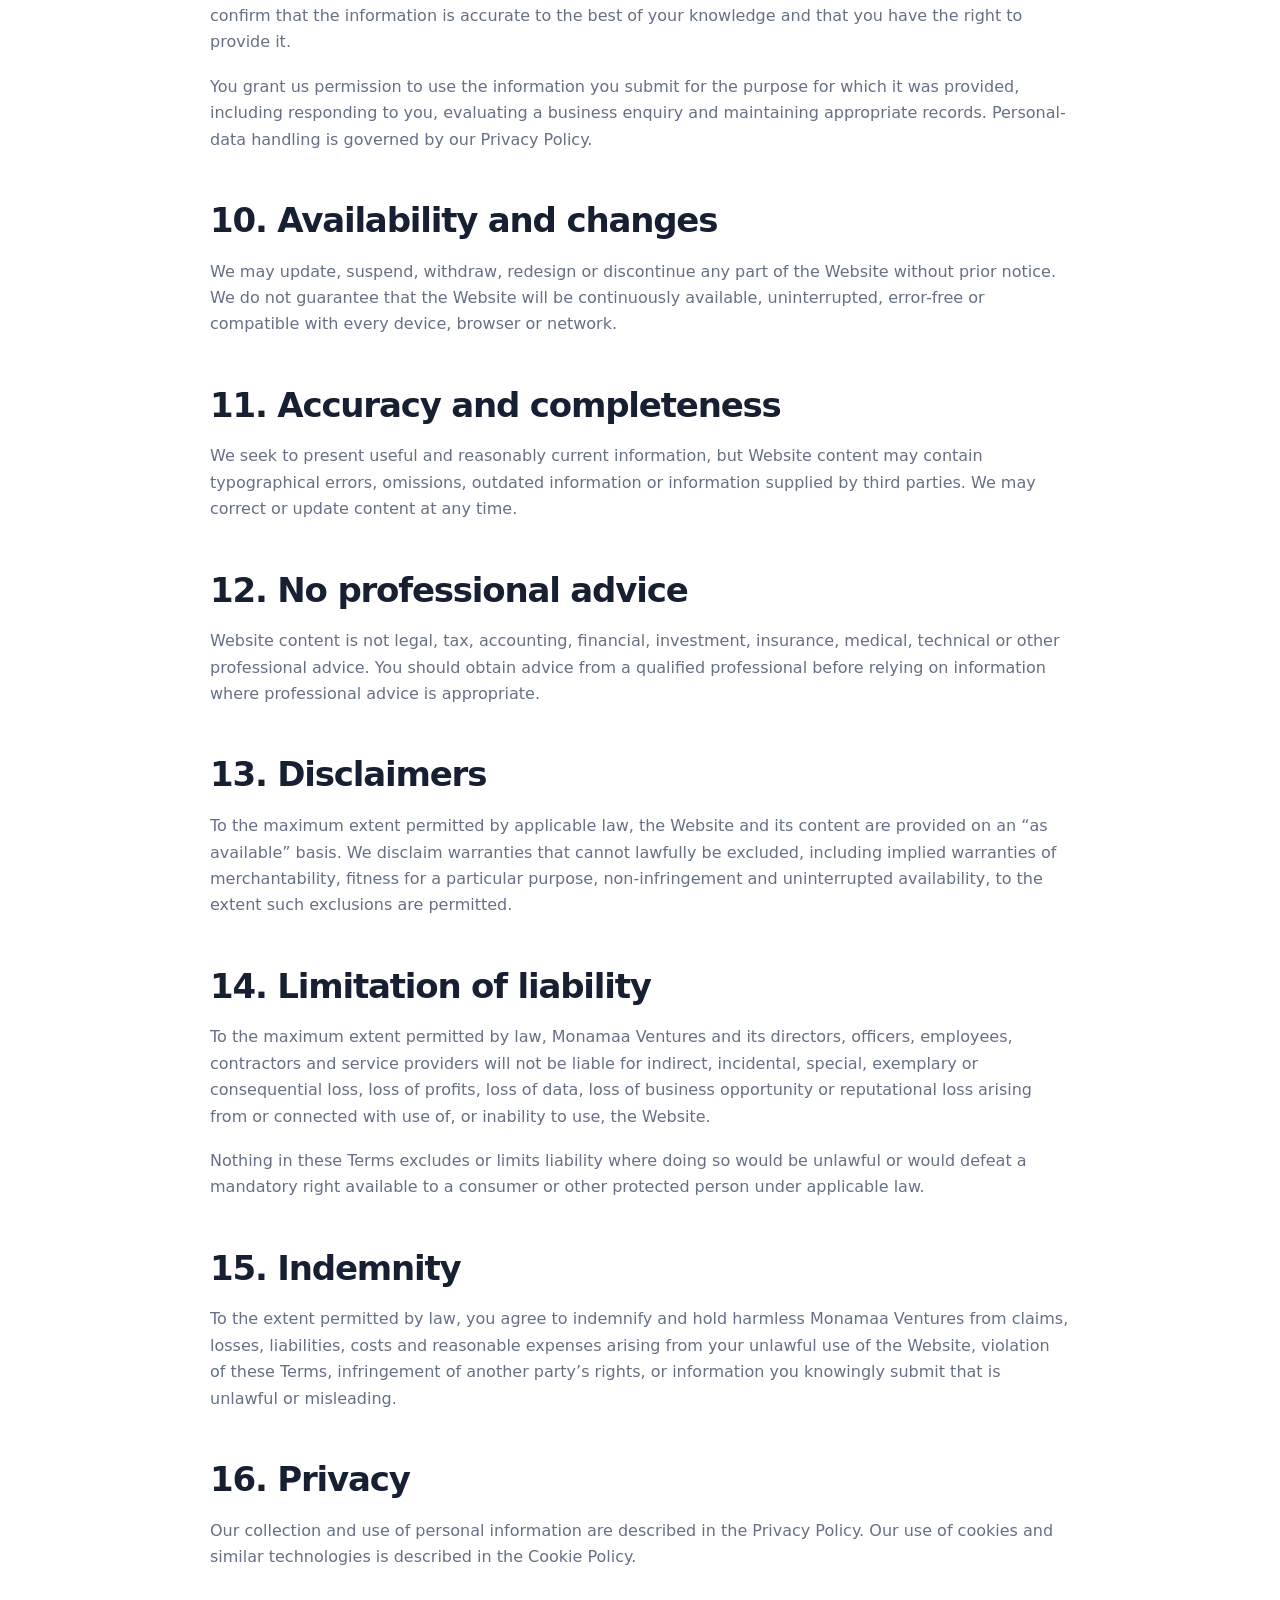
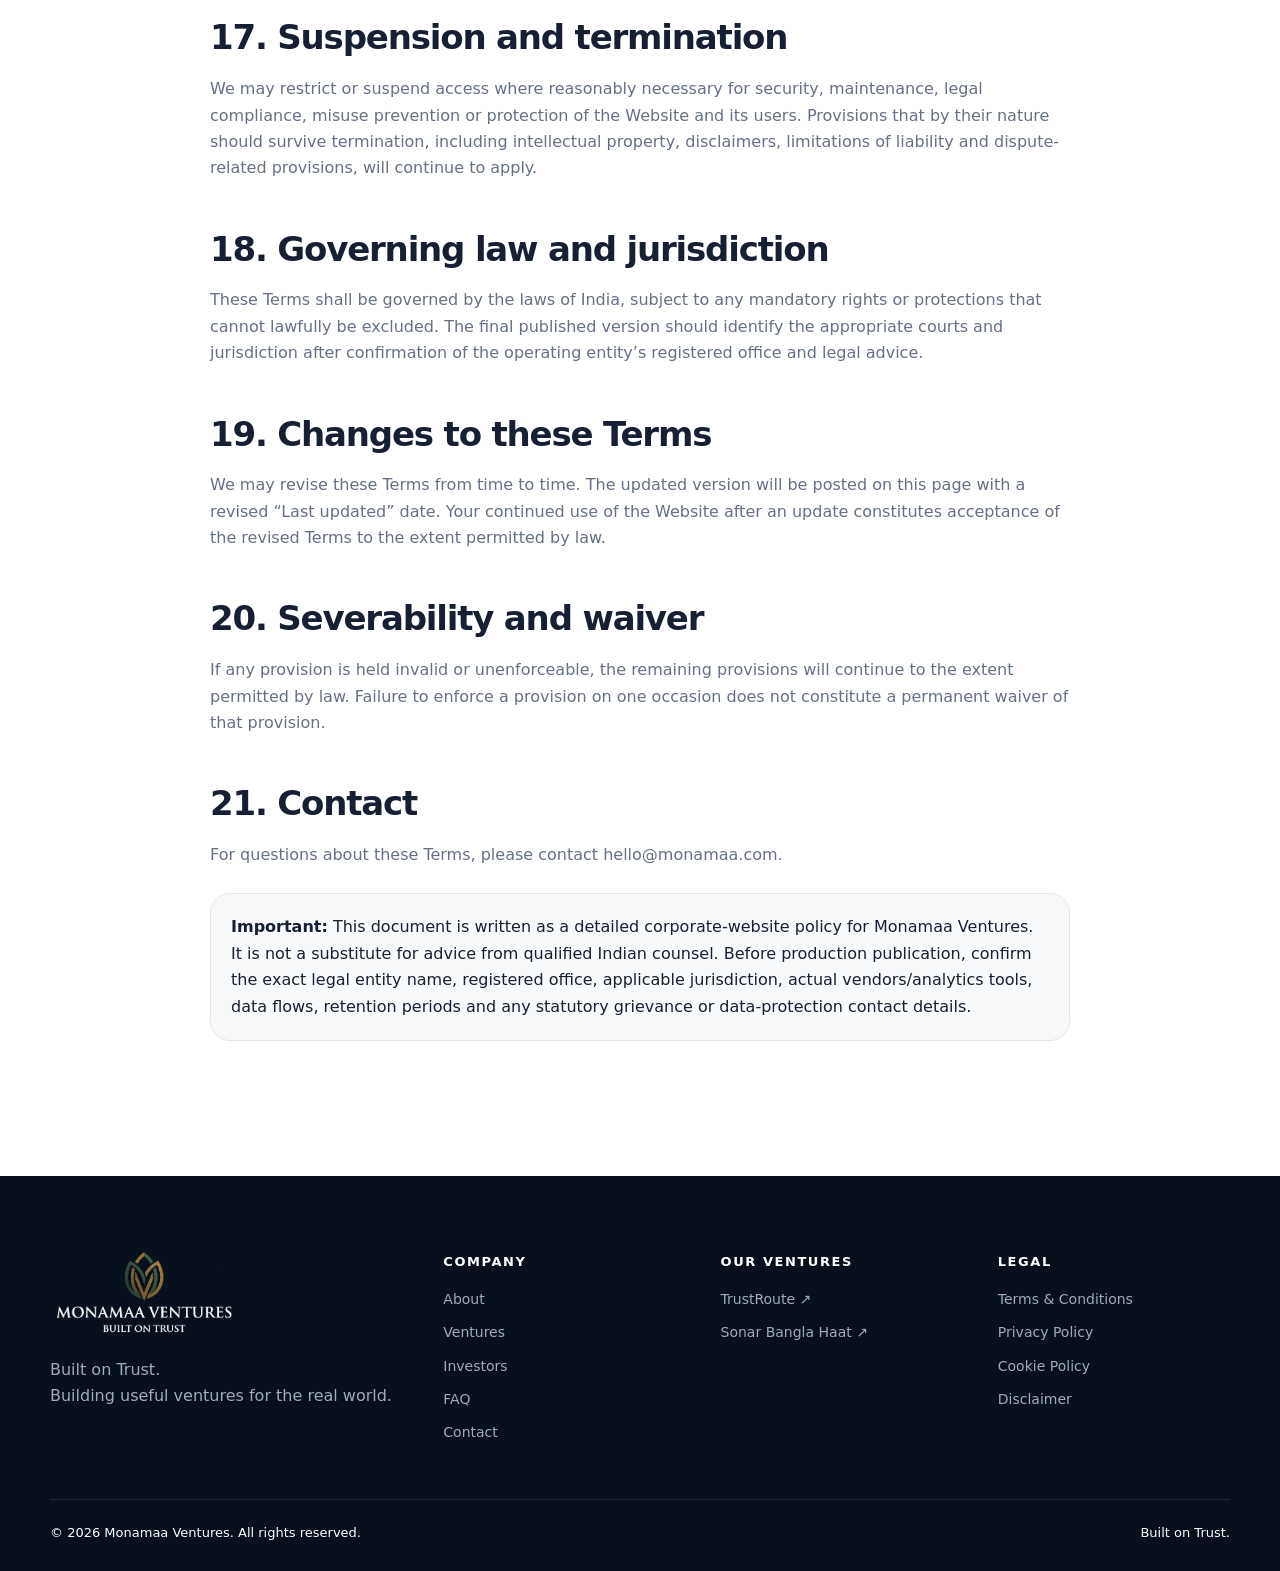
<file: terms.html>
<!doctype html><html lang="en"><head><meta charset="utf-8"><meta name="viewport" content="width=device-width,initial-scale=1"><meta name="description" content="Terms governing use of the Monamaa Ventures corporate website, content, enquiries, intellectual property, external links and legal responsibilities."><meta name="robots" content="index,follow"><title>Terms & Conditions — Monamaa Ventures</title><link rel="stylesheet" href="styles.css"></head><body><header class="site-header"><div class="container nav"><a class="brand" href="index.html" aria-label="Monamaa Ventures home"><img src="assets/monamaa-logo-transparent.webp" alt="Monamaa Ventures — Built on Trust"></a><nav class="navlinks" aria-label="Primary navigation"><a href="index.html">Home</a><a href="about.html">About</a><a href="ventures.html">Ventures</a><a href="investors.html">Investors</a><a href="faq.html">FAQ</a><a href="contact.html">Contact</a></nav><div class="nav-cta"><a class="btn btn-dark" href="contact.html">Talk to us</a></div><button class="menu-btn" type="button" aria-label="Open navigation" aria-expanded="false">☰</button></div></header><main><section class="page-hero"><div class="container"><div class="eyebrow">LEGAL</div><h1 class="serif">Terms & Conditions</h1><p class="lead">Terms governing use of the Monamaa Ventures corporate website, content, enquiries, intellectual property, external links and legal responsibilities.</p></div></section><section class="section"><div class="container content">
<p><strong>Effective date:</strong> 18 September 2026 &nbsp; | &nbsp; <strong>Last updated:</strong> 18 September 2026</p>
<h2>1. About these Terms</h2>
<p>These Terms &amp; Conditions (“Terms”) govern access to and use of the Monamaa Ventures corporate website, including its pages, content, forms, downloads, links and other website features (collectively, the “Website”). By accessing or using the Website, you acknowledge that you have read, understood and agree to these Terms. If you do not agree, please discontinue use of the Website.</p>
<p>“Monamaa Ventures”, “we”, “us” and “our” refer to the entity operating this Website. The final legal entity name and registered-office particulars should be inserted here before publication if different from the trading/brand name.</p>
<h2>2. Purpose of the Website</h2>
<p>The Website is primarily a corporate and informational platform. It provides information about Monamaa Ventures, its approach to venture building, selected portfolio ventures, partnership opportunities, investor enquiries, company information and ways to contact us.</p>
<p>Nothing on the Website automatically creates an agency, partnership, employment, joint venture, fiduciary, franchise, investment-advisory or other contractual relationship between you and Monamaa Ventures merely because you browse the Website or submit an enquiry.</p>
<h2>3. Eligibility and lawful use</h2>
<p>You must use the Website only for lawful purposes and in a manner that does not infringe the rights of Monamaa Ventures or any third party. You are responsible for ensuring that your use of the Website complies with laws applicable to you.</p>
<h2>4. Prohibited conduct</h2>
<p>You must not, directly or indirectly:</p>
<ul><li>attempt unauthorised access to the Website, its hosting environment, databases or administrative systems;</li><li>probe, scan or test the vulnerability of the Website or bypass security controls without written permission;</li><li>introduce malware, malicious scripts, ransomware, harmful code or any material intended to disrupt the Website;</li><li>scrape, harvest or systematically extract information in a manner that places an unreasonable burden on the Website;</li><li>impersonate Monamaa Ventures, a portfolio venture, employee, representative or another person;</li><li>use the Website for fraud, unlawful solicitation, infringement, harassment or other unlawful activity;</li><li>copy or commercially exploit protected content except as expressly permitted by law or by us in writing; or</li><li>interfere with another visitor’s use of the Website.</li></ul>
<h2>5. Intellectual property</h2>
<p>Unless expressly stated otherwise, the Website and its original content, layout, visual design, text, graphics, logos, marks, illustrations, photographs, code and other materials are owned by, licensed to, or used with permission by Monamaa Ventures or the relevant rights holder.</p>
<p>“Monamaa Ventures”, the Monamaa logo and associated brand elements may be protected by applicable intellectual-property laws. TrustRoute and Sonar Bangla Haat are separate venture brands and remain subject to their respective ownership and usage rights.</p>
<p>You may view, download or print reasonable portions of publicly available Website content for personal or internal business reference, provided that you do not remove proprietary notices or present the material as your own. Any broader reproduction, republication, commercial use or adaptation requires prior written permission unless an applicable law expressly permits it.</p>
<h2>6. Venture websites and third-party links</h2>
<p>The Website links to external websites, including <a href="https://trustroute.app/" target="_blank" rel="noopener">TrustRoute</a> and <a href="https://sonarbanglahaat.com/" target="_blank" rel="noopener">Sonar Bangla Haat</a>. Those websites may have separate terms, privacy policies, payment arrangements, product conditions and customer-support processes. When you leave the Monamaa Ventures Website, the third party’s terms and policies may apply.</p>
<p>We do not control third-party websites and, unless expressly stated, do not guarantee their availability, accuracy, security, content or practices. A link is provided for convenience and does not by itself constitute endorsement, recommendation or a guarantee of any third-party product or service.</p>
<h2>7. Portfolio and venture information</h2>
<p>Descriptions of portfolio ventures are provided for general information. Features, pricing, availability, geographic coverage, business models, launch plans and product functionality may change. For current product terms, please use the relevant venture’s official website or service.</p>
<h2>8. Investor and business information</h2>
<p>Any information presented to prospective investors, partners or other stakeholders through the Website is for preliminary discussion unless expressly incorporated into a separately executed agreement or offering document.</p>
<p>Nothing on the Website constitutes an offer, invitation, solicitation or recommendation to buy securities or make an investment. Investment decisions should be based on formal documents, appropriate due diligence and independent professional advice.</p>
<h2>9. User submissions and enquiries</h2>
<p>If you submit information through a contact, investor, partnership, career or other enquiry form, you confirm that the information is accurate to the best of your knowledge and that you have the right to provide it.</p>
<p>You grant us permission to use the information you submit for the purpose for which it was provided, including responding to you, evaluating a business enquiry and maintaining appropriate records. Personal-data handling is governed by our <a href="privacy.html">Privacy Policy</a>.</p>
<h2>10. Availability and changes</h2>
<p>We may update, suspend, withdraw, redesign or discontinue any part of the Website without prior notice. We do not guarantee that the Website will be continuously available, uninterrupted, error-free or compatible with every device, browser or network.</p>
<h2>11. Accuracy and completeness</h2>
<p>We seek to present useful and reasonably current information, but Website content may contain typographical errors, omissions, outdated information or information supplied by third parties. We may correct or update content at any time.</p>
<h2>12. No professional advice</h2>
<p>Website content is not legal, tax, accounting, financial, investment, insurance, medical, technical or other professional advice. You should obtain advice from a qualified professional before relying on information where professional advice is appropriate.</p>
<h2>13. Disclaimers</h2>
<p>To the maximum extent permitted by applicable law, the Website and its content are provided on an “as available” basis. We disclaim warranties that cannot lawfully be excluded, including implied warranties of merchantability, fitness for a particular purpose, non-infringement and uninterrupted availability, to the extent such exclusions are permitted.</p>
<h2>14. Limitation of liability</h2>
<p>To the maximum extent permitted by law, Monamaa Ventures and its directors, officers, employees, contractors and service providers will not be liable for indirect, incidental, special, exemplary or consequential loss, loss of profits, loss of data, loss of business opportunity or reputational loss arising from or connected with use of, or inability to use, the Website.</p>
<p>Nothing in these Terms excludes or limits liability where doing so would be unlawful or would defeat a mandatory right available to a consumer or other protected person under applicable law.</p>
<h2>15. Indemnity</h2>
<p>To the extent permitted by law, you agree to indemnify and hold harmless Monamaa Ventures from claims, losses, liabilities, costs and reasonable expenses arising from your unlawful use of the Website, violation of these Terms, infringement of another party’s rights, or information you knowingly submit that is unlawful or misleading.</p>
<h2>16. Privacy</h2>
<p>Our collection and use of personal information are described in the <a href="privacy.html">Privacy Policy</a>. Our use of cookies and similar technologies is described in the <a href="cookies.html">Cookie Policy</a>.</p>
<h2>17. Suspension and termination</h2>
<p>We may restrict or suspend access where reasonably necessary for security, maintenance, legal compliance, misuse prevention or protection of the Website and its users. Provisions that by their nature should survive termination, including intellectual property, disclaimers, limitations of liability and dispute-related provisions, will continue to apply.</p>
<h2>18. Governing law and jurisdiction</h2>
<p>These Terms shall be governed by the laws of India, subject to any mandatory rights or protections that cannot lawfully be excluded. The final published version should identify the appropriate courts and jurisdiction after confirmation of the operating entity’s registered office and legal advice.</p>
<h2>19. Changes to these Terms</h2>
<p>We may revise these Terms from time to time. The updated version will be posted on this page with a revised “Last updated” date. Your continued use of the Website after an update constitutes acceptance of the revised Terms to the extent permitted by law.</p>
<h2>20. Severability and waiver</h2>
<p>If any provision is held invalid or unenforceable, the remaining provisions will continue to the extent permitted by law. Failure to enforce a provision on one occasion does not constitute a permanent waiver of that provision.</p>
<h2>21. Contact</h2>
<p>For questions about these Terms, please contact <a href="mailto:hello@monamaa.com">hello@monamaa.com</a>.</p>
<div class="policy-box"><strong>Important:</strong> This document is written as a detailed corporate-website policy for Monamaa Ventures. It is not a substitute for advice from qualified Indian counsel. Before production publication, confirm the exact legal entity name, registered office, applicable jurisdiction, actual vendors/analytics tools, data flows, retention periods and any statutory grievance or data-protection contact details.</div></div></section></main><footer class="footer"><div class="container"><div class="footer-grid"><div><img class="footer-logo" src="assets/monamaa-footer-logo.webp" alt="Monamaa Ventures"><p style="margin-top:20px">Built on Trust.<br>Building useful ventures for the real world.</p></div><div><div class="footer-title">Company</div><div class="footer-links"><a href="about.html">About</a><a href="ventures.html">Ventures</a><a href="investors.html">Investors</a><a href="faq.html">FAQ</a><a href="contact.html">Contact</a></div></div><div><div class="footer-title">Our ventures</div><div class="footer-links"><a target="_blank" rel="noopener" href="https://trustroute.app/">TrustRoute ↗</a><a target="_blank" rel="noopener" href="https://sonarbanglahaat.com/">Sonar Bangla Haat ↗</a></div></div><div><div class="footer-title">Legal</div><div class="footer-links"><a href="terms.html">Terms &amp; Conditions</a><a href="privacy.html">Privacy Policy</a><a href="cookies.html">Cookie Policy</a><a href="disclaimer.html">Disclaimer</a></div></div></div><div class="copyright"><span>© <span data-year></span> Monamaa Ventures. All rights reserved.</span><span>Built on Trust.</span></div></div></footer><script src="script.js"></script></body></html>
</file>
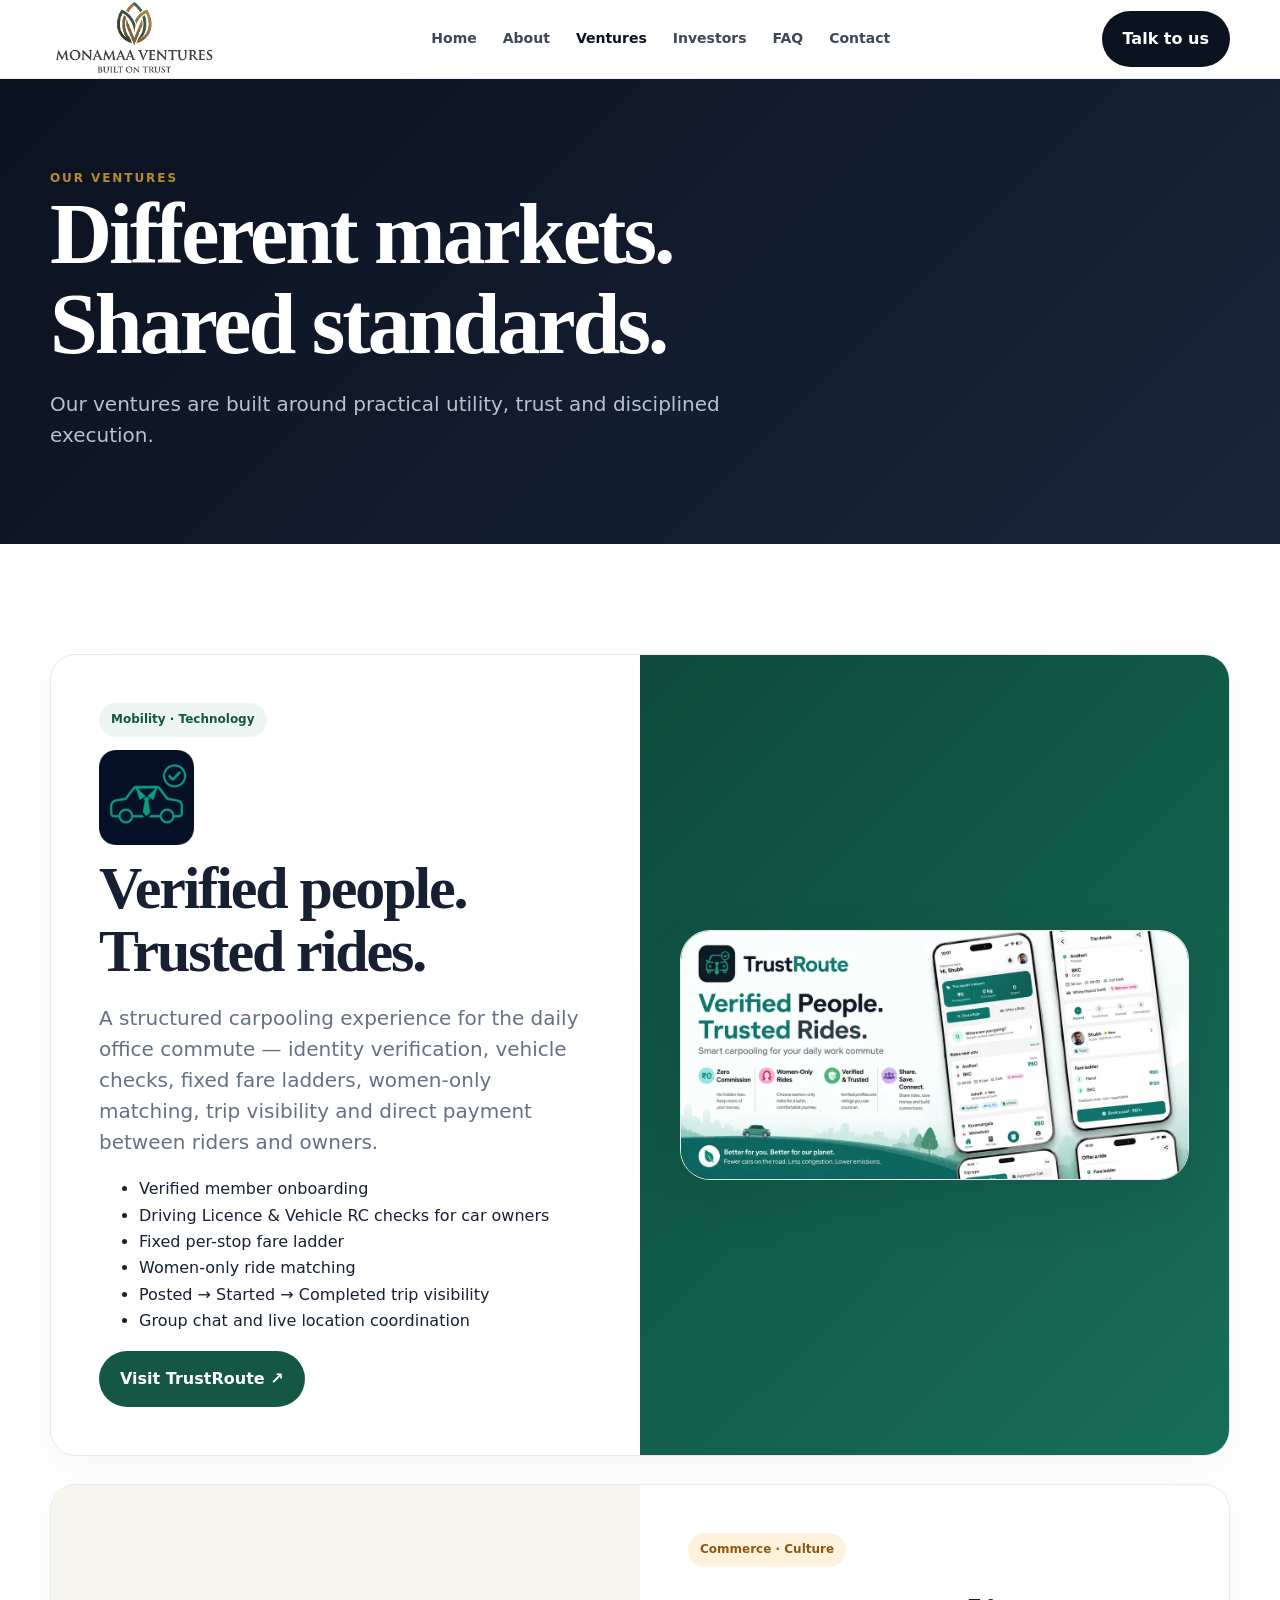
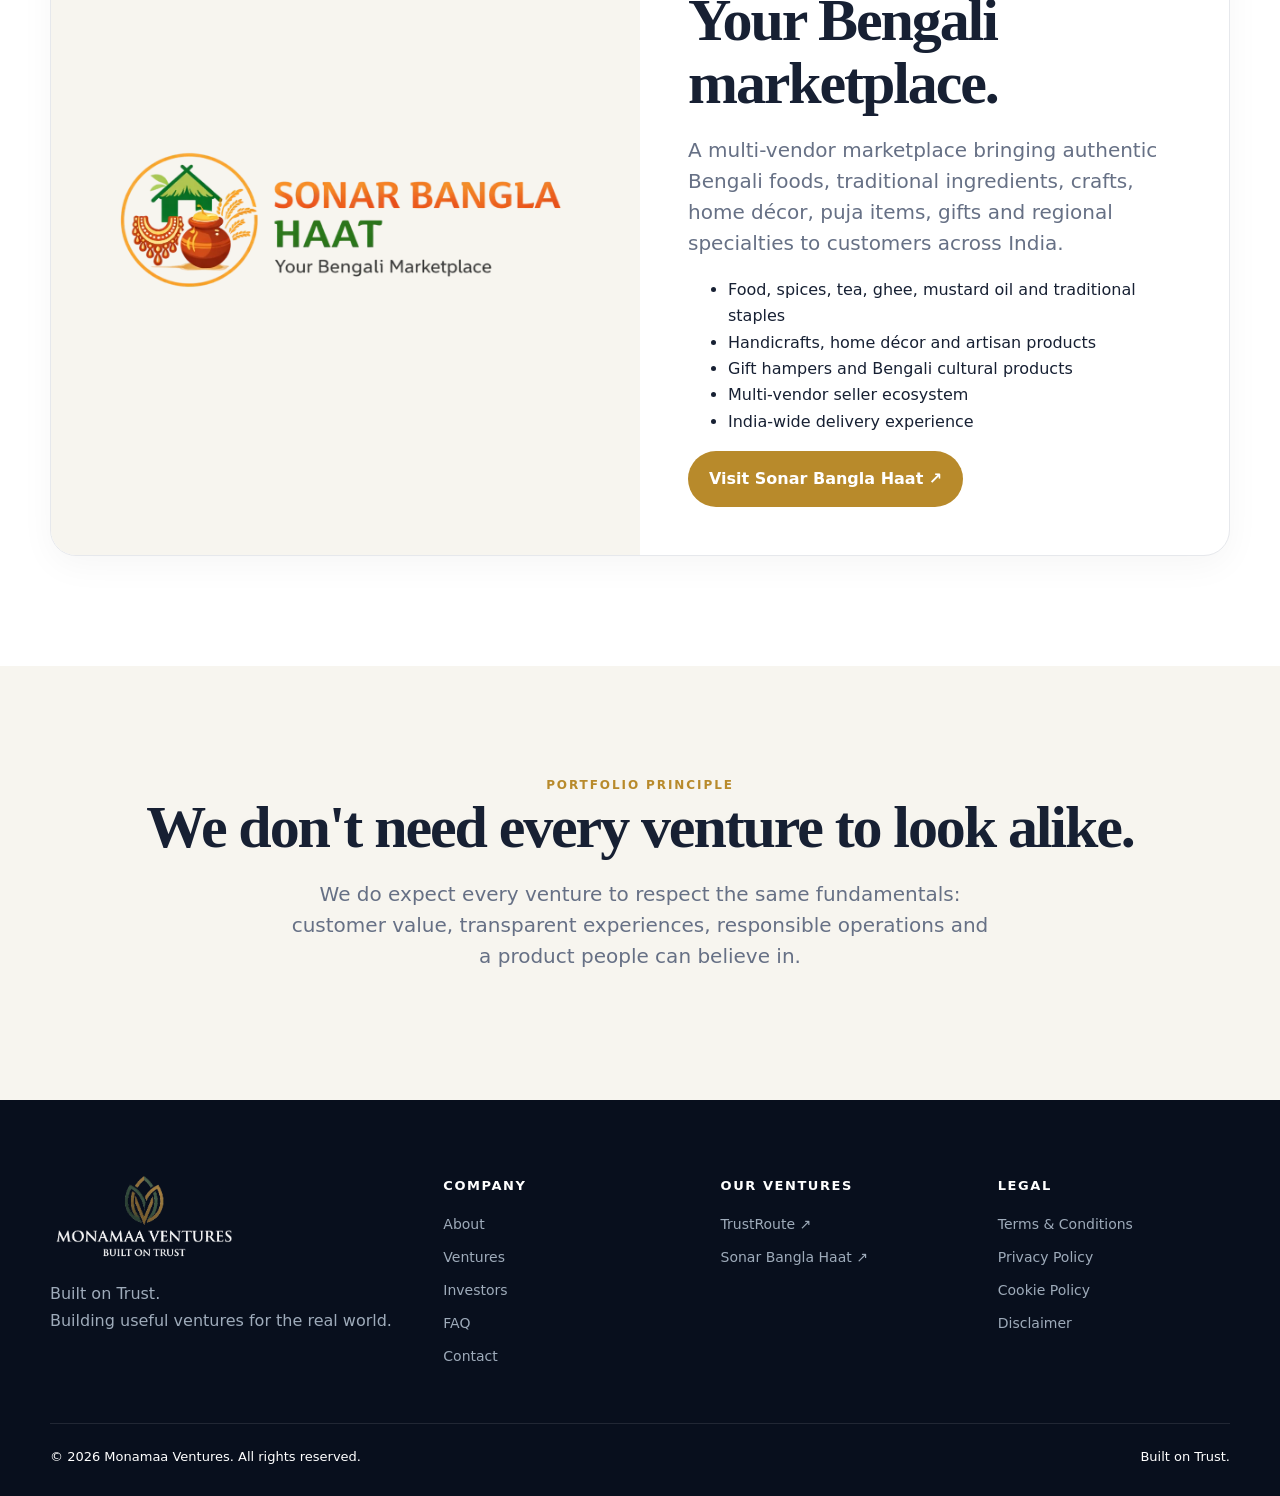
<file: ventures.html>
<!doctype html><html lang="en"><head><meta charset="utf-8"><meta name="viewport" content="width=device-width,initial-scale=1"><meta name="description" content="Explore the ventures built by Monamaa Ventures: TrustRoute and Sonar Bangla Haat."><title>Ventures — Monamaa Ventures</title><link rel="stylesheet" href="styles.css"></head><body><header class="site-header"><div class="container nav"><a class="brand" href="index.html" aria-label="Monamaa Ventures home"><img src="assets/monamaa-logo-transparent.webp" alt="Monamaa Ventures — Built on Trust"></a><nav class="navlinks" aria-label="Primary navigation"><a href="index.html">Home</a><a href="about.html">About</a><a href="ventures.html">Ventures</a><a href="investors.html">Investors</a><a href="faq.html">FAQ</a><a href="contact.html">Contact</a></nav><div class="nav-cta"><a class="btn btn-dark" href="contact.html">Talk to us</a></div><button class="menu-btn" type="button" aria-label="Open navigation" aria-expanded="false">☰</button></div></header><main><section class="page-hero"><div class="container"><div class="eyebrow">OUR VENTURES</div><h1 class="serif">Different markets.<br>Shared standards.</h1><p class="lead">Our ventures are built around practical utility, trust and disciplined execution.</p></div></section><section class="section"><div class="container"><article class="card reveal" style="padding:0;overflow:hidden"><div class="grid grid-2" style="gap:0"><div style="padding:48px"><span class="pill">Mobility · Technology</span><div class="portfolio-logo-wrap"><img src="assets/trustroute-logo.webp" alt="TrustRoute"></div><h2 class="serif">Verified people. Trusted rides.</h2><p class="lead">A structured carpooling experience for the daily office commute — identity verification, vehicle checks, fixed fare ladders, women-only matching, trip visibility and direct payment between riders and owners.</p><ul><li>Verified member onboarding</li><li>Driving Licence & Vehicle RC checks for car owners</li><li>Fixed per-stop fare ladder</li><li>Women-only ride matching</li><li>Posted → Started → Completed trip visibility</li><li>Group chat and live location coordination</li></ul><a class="btn btn-green" target="_blank" rel="noopener" href="https://trustroute.app/">Visit TrustRoute ↗</a></div><div class="green-bg" style="padding:40px;display:flex;align-items:center"><img class="feature-img" src="assets/trustroute-feature.webp" alt="TrustRoute app promotional screen" style="width:100%;background:#fff"></div></div></article><article class="card reveal" style="padding:0;overflow:hidden;margin-top:28px"><div class="grid grid-2" style="gap:0"><div class="paper" style="padding:48px;display:flex;align-items:center;justify-content:center"><img src="assets/sbh-logo.webp" alt="Sonar Bangla Haat" style="max-width:95%"></div><div style="padding:48px"><span class="pill" style="background:#fff2dd;color:#8a5a11">Commerce · Culture</span><h2 class="serif" style="margin-top:22px">Your Bengali marketplace.</h2><p class="lead">A multi-vendor marketplace bringing authentic Bengali foods, traditional ingredients, crafts, home décor, puja items, gifts and regional specialties to customers across India.</p><ul><li>Food, spices, tea, ghee, mustard oil and traditional staples</li><li>Handicrafts, home décor and artisan products</li><li>Gift hampers and Bengali cultural products</li><li>Multi-vendor seller ecosystem</li><li>India-wide delivery experience</li></ul><a class="btn btn-gold" target="_blank" rel="noopener" href="https://sonarbanglahaat.com/">Visit Sonar Bangla Haat ↗</a></div></div></article></div></section><section class="section paper"><div class="container center"><div class="eyebrow">PORTFOLIO PRINCIPLE</div><h2 class="serif">We don't need every venture to look alike.</h2><p class="lead">We do expect every venture to respect the same fundamentals: customer value, transparent experiences, responsible operations and a product people can believe in.</p></div></section></main><footer class="footer"><div class="container"><div class="footer-grid"><div><img class="footer-logo" src="assets/monamaa-footer-logo.webp" alt="Monamaa Ventures"><p style="margin-top:20px">Built on Trust.<br>Building useful ventures for the real world.</p></div><div><div class="footer-title">Company</div><div class="footer-links"><a href="about.html">About</a><a href="ventures.html">Ventures</a><a href="investors.html">Investors</a><a href="faq.html">FAQ</a><a href="contact.html">Contact</a></div></div><div><div class="footer-title">Our ventures</div><div class="footer-links"><a target="_blank" rel="noopener" href="https://trustroute.app/">TrustRoute ↗</a><a target="_blank" rel="noopener" href="https://sonarbanglahaat.com/">Sonar Bangla Haat ↗</a></div></div><div><div class="footer-title">Legal</div><div class="footer-links"><a href="terms.html">Terms &amp; Conditions</a><a href="privacy.html">Privacy Policy</a><a href="cookies.html">Cookie Policy</a><a href="disclaimer.html">Disclaimer</a></div></div></div><div class="copyright"><span>© <span data-year></span> Monamaa Ventures. All rights reserved.</span><span>Built on Trust.</span></div></div></footer><script src="script.js"></script></body></html>
</file>
<file: styles.css>
:root{--navy:#0b1220;--navy2:#111b2f;--ink:#172033;--muted:#667085;--paper:#f7f5ef;--white:#fff;--gold:#b88a2b;--gold2:#d6b15c;--green:#145744;--green2:#1e7b62;--line:#e6e8ec;--soft:#eef4f1;--radius:26px;--shadow:0 20px 60px rgba(10,18,32,.08);--max:1180px}
*{box-sizing:border-box}html{scroll-behavior:smooth}body{margin:0;color:var(--ink);font-family:Inter,ui-sans-serif,system-ui,-apple-system,BlinkMacSystemFont,"Segoe UI",sans-serif;background:#fff;line-height:1.65}a{color:inherit;text-decoration:none}img{max-width:100%;display:block}.container{width:min(calc(100% - 40px),var(--max));margin:auto}.serif{font-family:Georgia,"Times New Roman",serif}.eyebrow{text-transform:uppercase;letter-spacing:.16em;font-size:12px;font-weight:800;color:var(--gold)}h1,h2,h3{line-height:1.05;margin:0 0 20px;letter-spacing:-.035em}h1{font-size:clamp(48px,7vw,86px)}h2{font-size:clamp(36px,5vw,60px)}h3{font-size:24px}p{margin:0 0 18px;color:var(--muted)}.lead{font-size:20px;line-height:1.55;max-width:700px}.btn{display:inline-flex;align-items:center;justify-content:center;gap:10px;border:1px solid transparent;border-radius:999px;padding:14px 20px;font-weight:800;transition:.25s ease}.btn:hover{transform:translateY(-2px)}.btn-dark{background:var(--navy);color:#fff}.btn-gold{background:var(--gold);color:#fff}.btn-ghost{border-color:#d7dce3;background:#fff}.btn-green{background:var(--green);color:#fff}.grid{display:grid;gap:22px}.grid-2{grid-template-columns:repeat(2,minmax(0,1fr))}.grid-3{grid-template-columns:repeat(3,minmax(0,1fr))}.grid-4{grid-template-columns:repeat(4,minmax(0,1fr))}.section{padding:110px 0}.section-sm{padding:72px 0}.muted{color:var(--muted)}.card{background:#fff;border:1px solid var(--line);border-radius:var(--radius);padding:30px;box-shadow:0 10px 35px rgba(10,18,32,.04)}.dark{background:var(--navy);color:#fff}.dark p{color:#aeb8c9}.dark .eyebrow{color:#d6b15c}.paper{background:var(--paper)}.green-bg{background:linear-gradient(135deg,#0e4a3b,#176e59);color:#fff}.green-bg p{color:#d4e5df}.gold-line{width:70px;height:3px;background:var(--gold);margin:22px 0}.site-header{position:sticky;top:0;z-index:50;background:rgba(255,255,255,.9);backdrop-filter:blur(16px);border-bottom:1px solid rgba(230,232,236,.75)}.nav{height:78px;display:flex;align-items:center;justify-content:space-between;gap:25px}.brand{display:flex;align-items:center;height:78px}.brand img{width:170px;height:auto;display:block}.navlinks{display:flex;align-items:center;gap:26px;font-size:14px;font-weight:750}.navlinks a{color:#3e4758}.navlinks a:hover{color:var(--green2)}.navlinks a[aria-current="page"]{color:var(--navy)}.nav-cta{display:flex;gap:10px}.menu-btn{display:none;border:0;background:transparent;font-size:28px;cursor:pointer;padding:8px}.hero{position:relative;overflow:hidden;padding:90px 0 105px;background:radial-gradient(circle at 80% 15%,rgba(184,138,43,.15),transparent 30%),linear-gradient(180deg,#fff,#f7f9fb)}.hero:before{content:"";position:absolute;inset:auto -20% -55% 30%;height:520px;background:radial-gradient(circle,rgba(20,87,68,.09),transparent 65%)}.hero-grid{display:grid;grid-template-columns:1.1fr .9fr;gap:60px;align-items:center;position:relative}.hero-art{min-height:470px;display:flex;align-items:center;justify-content:center}.logo-panel{background:rgba(255,255,255,.8);border:1px solid rgba(184,138,43,.18);border-radius:40px;padding:40px;box-shadow:var(--shadow);transform:rotate(1deg)}.logo-panel img{width:min(430px,100%)}.hero-actions{display:flex;flex-wrap:wrap;gap:12px;margin-top:28px}.trust-strip{display:flex;gap:20px;flex-wrap:wrap;margin-top:45px}.trust-strip span{padding:9px 13px;border:1px solid #dfe4ea;border-radius:999px;background:#fff;font-size:13px;font-weight:700}.kicker{display:flex;align-items:center;gap:12px;margin-bottom:20px}.kicker:before{content:"";width:36px;height:2px;background:var(--gold)}.statbar{display:grid;grid-template-columns:repeat(4,1fr);border-top:1px solid rgba(255,255,255,.15);border-bottom:1px solid rgba(255,255,255,.15)}.stat{padding:28px 20px;border-right:1px solid rgba(255,255,255,.15)}.stat:last-child{border:0}.stat strong{display:block;font-size:36px;letter-spacing:-.04em}.stat span{font-size:13px;color:#aeb8c9}.venture-card{min-height:450px;padding:36px;display:flex;flex-direction:column;justify-content:space-between;overflow:hidden;position:relative}.venture-card.trust{background:linear-gradient(135deg,#eefaf7,#fff)}.venture-card.sbh{background:linear-gradient(135deg,#fff7e7,#fff)}.venture-logo{max-height:72px;max-width:330px;object-fit:contain;object-position:left}.phone-stack{display:flex;align-items:flex-end;justify-content:center;gap:12px;height:250px;overflow:hidden}.phone-stack img{height:280px;width:auto;border-radius:28px;box-shadow:0 22px 45px rgba(10,18,32,.16)}.phone-stack img:nth-child(2){height:330px;transform:translateY(30px)}.feature{display:flex;gap:18px;align-items:flex-start}.icon{width:48px;height:48px;border-radius:16px;display:grid;place-items:center;background:#edf5f2;color:var(--green);font-weight:900;flex:none}.timeline{position:relative;padding-left:38px}.timeline:before{content:"";position:absolute;left:10px;top:8px;bottom:8px;width:2px;background:#dce2e7}.step{position:relative;margin-bottom:34px}.step:before{content:"";position:absolute;left:-34px;top:4px;width:12px;height:12px;border-radius:50%;background:var(--gold);box-shadow:0 0 0 6px #fff}.quote{font-family:Georgia,serif;font-size:32px;line-height:1.25;color:#202938}.footer{background:#080f1d;color:#fff;padding:75px 0 28px}.footer p,.footer a{color:#9eabba}.footer a:hover{color:#fff}.footer-grid{display:grid;grid-template-columns:1.5fr 1fr 1fr 1fr;gap:45px}.footer-logo{width:190px;filter:brightness(0) invert(1);opacity:.96}.footer-title{font-size:13px;text-transform:uppercase;letter-spacing:.12em;color:#fff;font-weight:800;margin-bottom:16px}.footer-links{display:grid;gap:10px;font-size:14px}.copyright{margin-top:55px;padding-top:22px;border-top:1px solid rgba(255,255,255,.1);display:flex;justify-content:space-between;gap:20px;font-size:13px}.legal-nav{display:flex;gap:10px;flex-wrap:wrap}.legal-nav a{padding:8px 12px;border:1px solid #dfe4ea;border-radius:999px;font-size:13px}.page-hero{padding:90px 0 75px;background:linear-gradient(135deg,#0b1220,#18253b);color:#fff}.page-hero p{color:#b7c1d0}.content{max-width:860px}.content h2{font-size:34px;margin-top:50px}.content h3{margin-top:30px}.content ul{color:var(--muted);padding-left:22px}.policy-box{background:#f7f9fb;border:1px solid var(--line);border-radius:20px;padding:20px;margin:25px 0}.portfolio-logo-wrap{min-height:120px;display:flex;align-items:center}.portfolio-logo-wrap img{max-height:95px;max-width:330px;object-fit:contain}.contact-box{background:linear-gradient(135deg,#f7f5ef,#fff);border:1px solid #ece7db;border-radius:30px;padding:45px}.contact-form{display:grid;gap:14px}.input{width:100%;border:1px solid #dfe3e8;border-radius:14px;padding:14px 16px;font:inherit;background:#fff}.input:focus{outline:3px solid rgba(30,123,98,.12);border-color:var(--green2)}textarea.input{min-height:150px;resize:vertical}.notice{padding:15px 18px;background:#fff8e7;border:1px solid #f1dfac;border-radius:14px;color:#705719;font-size:14px}.reveal{opacity:0;transform:translateY(20px);transition:.7s ease}.reveal.visible{opacity:1;transform:none}.float-badge{position:absolute;right:0;bottom:20px;padding:14px 18px;border-radius:18px;background:#fff;box-shadow:var(--shadow);font-size:13px;font-weight:800}.feature-img{border-radius:30px;box-shadow:var(--shadow);border:1px solid #e6eaee}.app-grid{display:grid;grid-template-columns:1fr 1fr;gap:24px}.app-grid img{border-radius:28px;border:1px solid #e4e8ed;box-shadow:0 18px 45px rgba(10,18,32,.09)}.smallcaps{text-transform:uppercase;letter-spacing:.13em;font-size:12px;font-weight:800}.center{text-align:center}.center .lead{margin-inline:auto}.pill{display:inline-flex;padding:7px 12px;border-radius:999px;background:#edf5f2;color:var(--green);font-weight:800;font-size:12px}.faq details{border-top:1px solid var(--line);padding:20px 0}.faq summary{cursor:pointer;font-weight:800;font-size:18px}.skip{position:absolute;left:-9999px}.skip:focus{left:10px;top:10px;background:#fff;padding:10px;z-index:100}
@media(max-width:900px){.navlinks{display:none;position:absolute;left:20px;right:20px;top:72px;background:#fff;border:1px solid var(--line);border-radius:20px;padding:20px;box-shadow:var(--shadow);flex-direction:column;align-items:flex-start}.navlinks.open{display:flex}.nav-cta{display:none}.menu-btn{display:block}.hero-grid,.grid-2,.grid-3,.grid-4,.footer-grid,.app-grid{grid-template-columns:1fr}.hero{padding-top:60px}.hero-art{min-height:auto}.statbar{grid-template-columns:repeat(2,1fr)}.stat:nth-child(2){border-right:0}.stat:nth-child(-n+2){border-bottom:1px solid rgba(255,255,255,.15)}.section{padding:80px 0}.phone-stack img:nth-child(2){height:290px}.copyright{flex-direction:column}}
@media(max-width:560px){.container{width:min(calc(100% - 28px),var(--max))}h1{font-size:45px}.lead{font-size:18px}.hero-actions .btn{width:100%}.logo-panel{padding:24px;border-radius:28px}.venture-card{min-height:390px;padding:26px}.section{padding:65px 0}.page-hero{padding:65px 0 50px}.stat strong{font-size:29px}}
@media(prefers-reduced-motion:reduce){html{scroll-behavior:auto}.reveal{opacity:1;transform:none;transition:none}.btn{transition:none}}

/* Portfolio cards: keep the venture CTAs at one consistent visual level. */
.venture-actions{display:flex;gap:12px;align-items:center;margin-top:28px}
.venture-actions .btn{min-height:54px;flex:1}
.venture-card .venture-actions .btn{width:100%}

/* Monamaa's supplied logo includes a light paper background; the transparent export
   keeps the mark clean on both light header and dark footer surfaces. */
.footer-logo{filter:none;width:190px;height:auto}
.brand{display:flex;align-items:center;height:78px}.brand img{width:170px;height:auto;display:block}

@media(max-width:560px){
  .venture-actions{width:100%}
  .venture-actions .btn{width:100%}
}

/* Hero portfolio rail: uses the right-hand space to introduce the two live ventures. */
.hero-art{min-height:560px;align-items:stretch;justify-content:stretch}
.venture-rail{width:100%;display:grid;grid-template-rows:1fr 1fr;gap:18px}
.hero-venture{position:relative;display:flex;flex-direction:column;justify-content:space-between;min-height:0;padding:25px 27px 23px;border:1px solid rgba(23,32,51,.09);border-radius:28px;box-shadow:0 18px 50px rgba(10,18,32,.08);overflow:hidden;transition:transform .25s ease,box-shadow .25s ease,border-color .25s ease}
.hero-venture:hover{transform:translateY(-4px);box-shadow:0 25px 65px rgba(10,18,32,.13)}
.trust-hero{background:linear-gradient(135deg,#edf9f5 0%,#fff 75%);border-color:rgba(20,87,68,.13)}
.sbh-hero{background:linear-gradient(135deg,#fff7e8 0%,#fff 75%);border-color:rgba(184,138,43,.16)}
.hero-venture:after{content:"";position:absolute;right:-75px;bottom:-90px;width:220px;height:220px;border-radius:50%;background:rgba(20,123,98,.055);pointer-events:none}
.sbh-hero:after{background:rgba(184,138,43,.065)}
.hero-venture-top{display:flex;align-items:center;justify-content:space-between;gap:12px;position:relative;z-index:1}
.hero-arrow{width:34px;height:34px;border-radius:50%;display:grid;place-items:center;background:rgba(255,255,255,.75);border:1px solid rgba(23,32,51,.08);font-weight:900;color:var(--navy)}
.hero-venture-brand{height:67px;display:flex;align-items:center;position:relative;z-index:1;margin-top:5px}
.hero-venture-brand img{max-width:225px;max-height:62px;object-fit:contain;object-position:left center}
.hero-venture h3{font-size:24px;margin:4px 0 8px;position:relative;z-index:1}
.hero-venture p{font-size:14px;line-height:1.55;max-width:520px;margin:0;position:relative;z-index:1;color:#5d6a7c}
.hero-tags{display:flex;flex-wrap:wrap;gap:7px;margin:14px 0 12px;position:relative;z-index:1}
.hero-tags span{font-size:11px;font-weight:800;padding:6px 9px;border-radius:999px;background:rgba(255,255,255,.78);border:1px solid rgba(23,32,51,.08);color:#3e4a5c}
.hero-link{display:flex;justify-content:space-between;align-items:center;font-size:13px;font-weight:900;color:var(--green);position:relative;z-index:1}
.hero-link span{font-size:18px}
.gold-link{color:#946b19}
.gold-pill{background:#fff1d9;color:#8a5a11}

@media(max-width:900px){
  .hero-art{min-height:auto}
  .venture-rail{grid-template-rows:auto auto}
  .hero-venture{min-height:315px}
}
@media(max-width:560px){
  .hero-venture{padding:22px;border-radius:24px;min-height:300px}
  .hero-venture h3{font-size:21px}
  .hero-venture p{font-size:13px}
  .hero-venture-brand{height:58px}
  .hero-venture-brand img{max-width:200px;max-height:54px}
}
</file>
